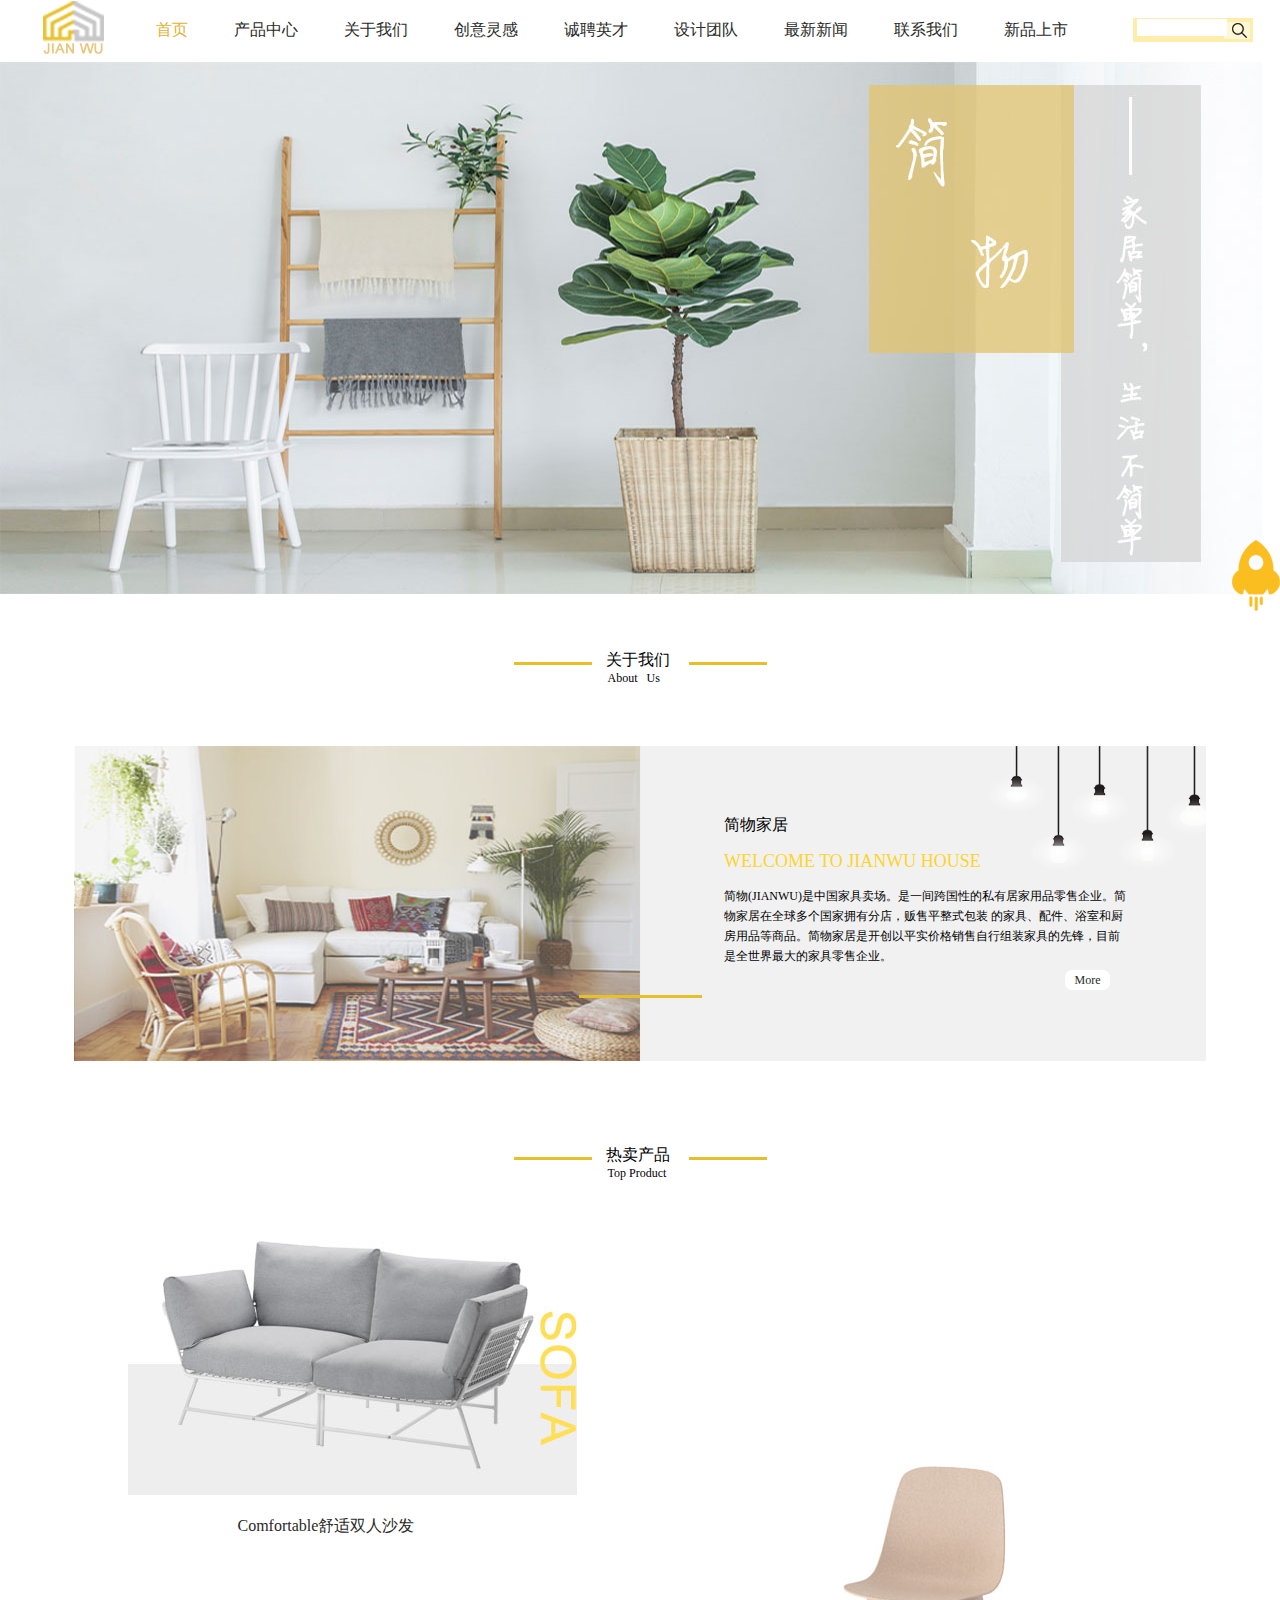
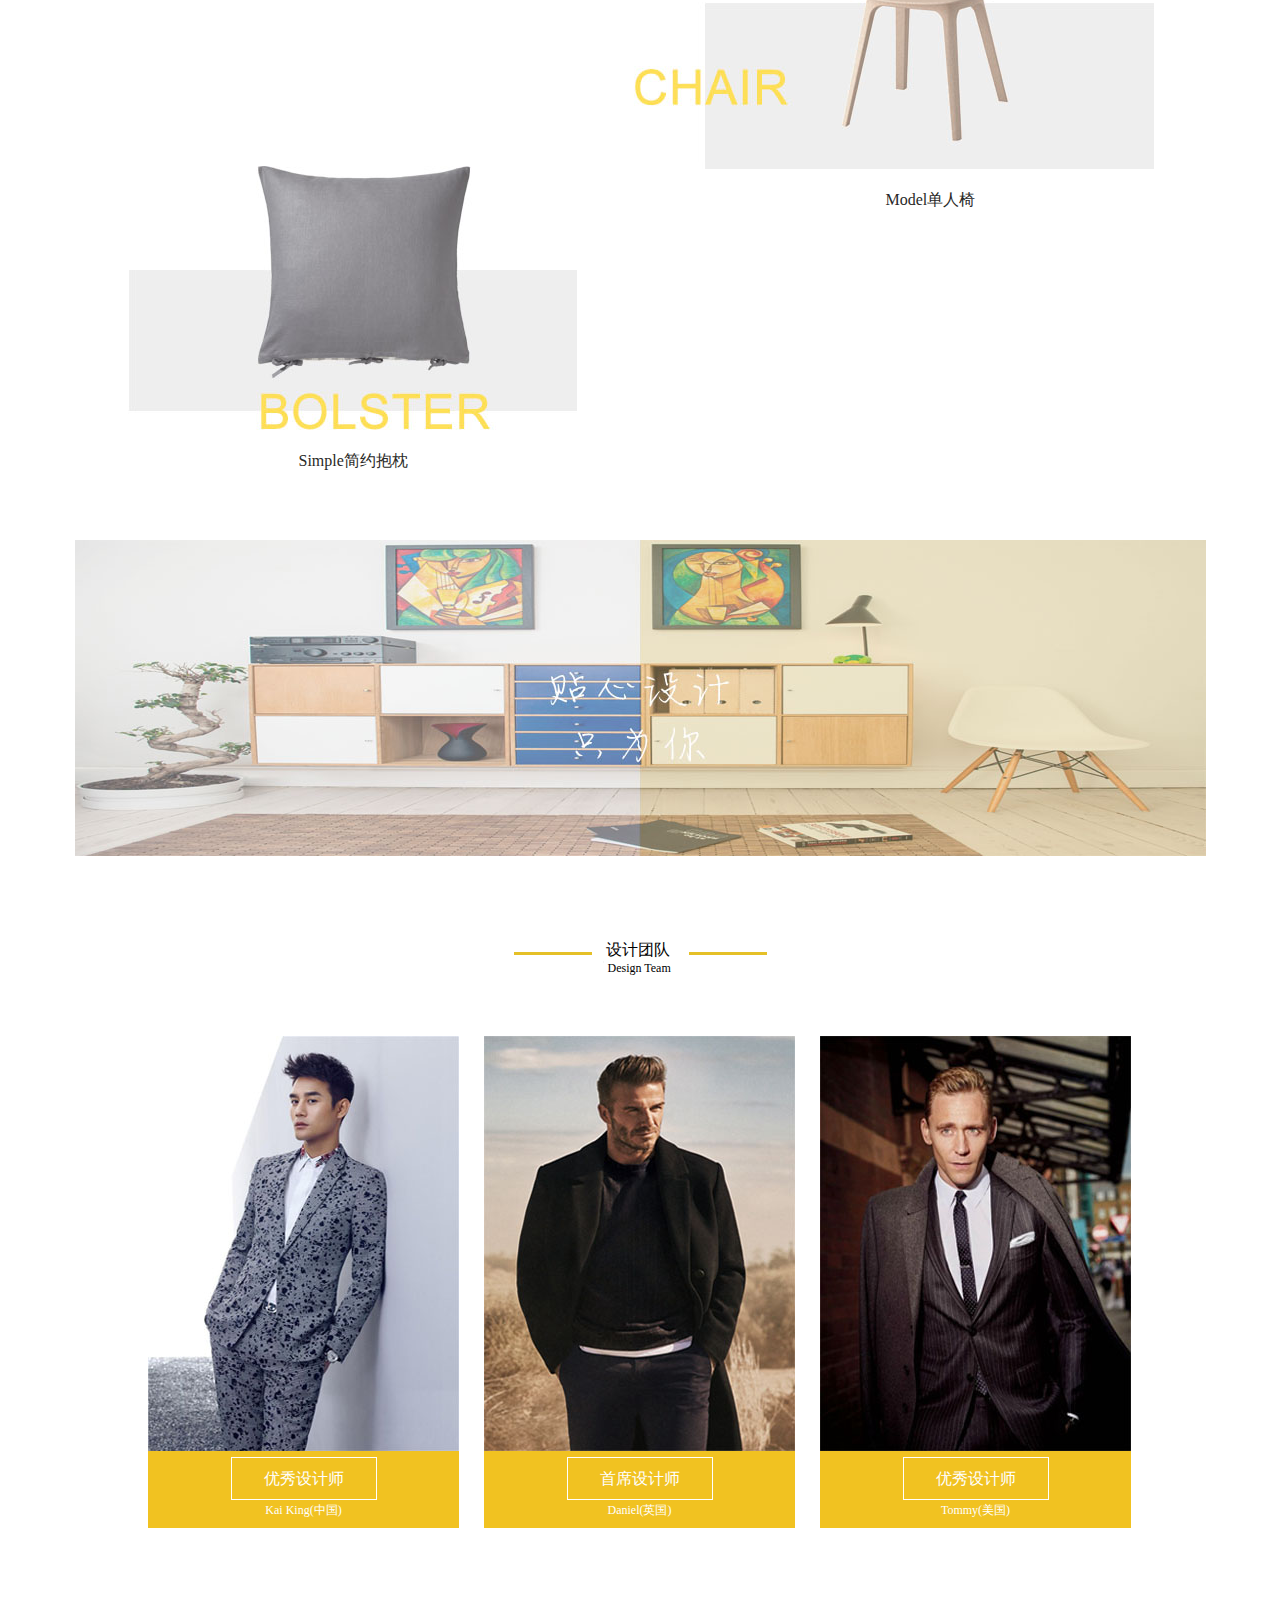
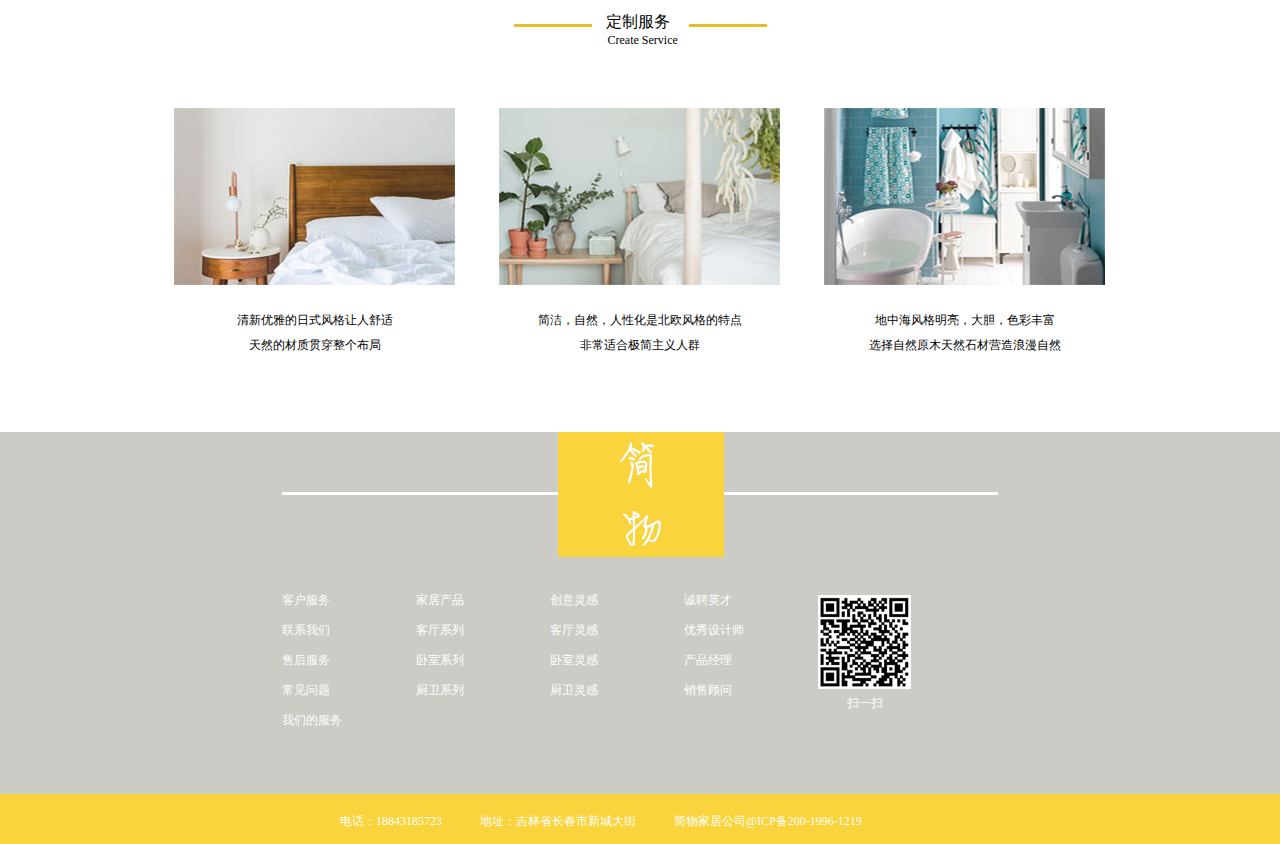
<file: index.html>
<!doctype html>
<html>
<head>
<meta charset="utf-8">
<title>简物家居首页</title>
<link type="text/css" rel="stylesheet" href="style/style.css">
</head>

<body>
	<div id="wrap">
 		<!--header-->
 		<div id="header">
        	<!--top-->
        	<div id="top">
            	<div class="logo"><a href="index.html"><img src="img/logo.gif" alt="" /></a></div>
                <!--menu-->
                <div class="menu">
                	<ul class="m_ul">
                    	<li><a href="index.html" style="color:#e1b131">首页</a></li>
                        <li><a href="pc.html">产品中心</a></li>
                        <li><a href="ab.html">关于我们</a></li>
                        <li><a href="create.html">创意灵感</a></li>
                        <li><a href="cpyc.html">诚聘英才</a></li>
                        <li><a href="dteam.html">设计团队</a></li>
                        <li><a href="news.html">最新新闻</a></li>
                        <li><a href="contact.html">联系我们</a></li>
                        <li><a href="xpss.html">新品上市</a></li>
                    </ul>
                </div>
                <!-- end menu-->
                <div class="search">
                	<input type="text" id="text">
                </div>
            </div>
            <!--end top-->
            <!--banner-->
            <div id="banner"><img src="img/banner.jpg" alt="" /></div>
            <!--end banner->
    	</div>
    	<!--end header-->
        <!--content-->
        <div id="content">
        	<div class="title">关于我们
            	<div class="title1">About &nbsp Us</div>
            </div>
            <div id="main" class="mt">
            	<div class="left"><img src="img/abs.jpg" alt="" /></div>
                <div class="right">
                	<div class="r_main">
                    简物家居<br>
                    <p class="a">WELCOME TO JIANWU HOUSE</p>
                    <p class="b">简物(JIANWU)是中国家具卖场。是一间跨国性的私有居家用品零售企业。简物家居在全球多个国家拥有分店，贩售平整式包装											                    的家具、配件、浴室和厨房用品等商品。简物家居是开创以平实价格销售自行组装家具的先锋，目前是全世界最大的家具零售企业。</p>
                    <p class="c"><a href="more.html">More</a></p>
                    </div>
                </div>
            </div>
            <div class="title">热卖产品
            	<div class="title1">Top Product</div>
            </div>
            <div id="main1" class="mt">
            	<div class="left">
                	<div class="ltp">
                    	<img src="img/tp.jpg" alt="" class="tp sb" />
                    	<p><a href="cpnr.html">Comfortable舒适双人沙发</a></p>
                    </div>
                    <div class="ltp1">
                    	<img src="img/tp1.jpg" alt="" class="tp1 sb"/>
                        <p><a href="cpnr.html">Simple简约抱枕</a></p>
                    </div>
                </div>
                <div class="right">
                	<img src="img/rtp2.jpg" alt="" class="chair sb" />
                    <p><a href="cpnr.html">Model单人椅</a></p>
                </div>
            </div>
            <div id="sbanner"><img src="img/sbanner.jpg" alt="" /></div>
            <div class="title">设计团队
            	<div class="title1">Design Team</div>
            </div>
            <div id="main2" class="mt">
            	<div class="left">
                	<div class="top"><img src="img/design.jpg" alt="" /></div>
                    <div class="bot">
                    	<div class="cbot">
                    		<p>优秀设计师</p>
                        </div>
                        <p class="b">Kai King(中国)</p>
                    </div>
                </div>
                <div class="left">
                	<div class="top"><img src="img/d1.jpg" alt="" /></div>
                    <div class="bot">
                    	<div class="cbot">
                    		<p>首席设计师</p>
                        </div>
                        <p class="b">Daniel(英国)</p>
                    </div>
                </div>
                <div class="left mr">
                	<div class="top"><img src="img/d2.jpg" alt="" /></div>
                    <div class="bot">
                    	<div class="cbot">
                    		<p>优秀设计师</p>
                        </div>
                        <p class="b">Tommy(美国)</p>
                    </div>
                </div>
            </div>
            <div class="title">定制服务
            	<div class="title1">Create Service</div>
            </div>
            <div id="main3" class="mt">
            	<div class="left">
                	<div class="top sb">
                    	<a href="#"><img src="img/sty.jpg" alt="" /></a>
                        <div class="style">日式风格</div>
                    </div>
                    <div class="bot">
                    	<p>清新优雅的日式风格让人舒适</p>
                        <p>天然的材质贯穿整个布局</p>
                    </div>
                </div>
                <div class="left">
                	<div class="top sb">
                    	<a href="#"><img src="img/sty1.jpg" alt="" /></a>
                    	<div class="style">北欧风格</div>
                    </div>
                    <div class="bot">
                    	<p>简洁，自然，人性化是北欧风格的特点</p>
                        <p>非常适合极简主义人群</p>
                    </div>
                </div>
                <div class="left mleft">
                	<div class="top sb">
                    	<a href="#"><img src="img/sty2.jpg" alt="" /></a>
                    	<div class="style">地中海风格</div>
                    </div>
                    <div class="bot">
                    	<p>地中海风格明亮，大胆，色彩丰富</p>
                        <p>选择自然原木天然石材营造浪漫自然</p>
                    </div>
                </div>
            </div>
        </div>
        <!--end content-->
        <!--footer-->
  	 	<div id="footer">
        	<div class="top">
            	<div class="top1">
                	<div class="rtop"><a href="#top"><img src="img/rtop.png" alt="" /></a></div>
                	<div class="tleft"></div>
                    <div class="tright"></div>
                </div>
                <div class="bot1">
                	<div class="bleft">
                		<ul>
                            <li>客户服务</li>
                            <li>联系我们</li>
                            <li>售后服务</li>
                            <li>常见问题</li>
                            <li>我们的服务</li>
                   		</ul>
                        <ul>
                            <li>家居产品</li>
                            <li>客厅系列</li>
                            <li>卧室系列</li>
                            <li>厨卫系列</li>
                        </ul>
                        <ul>
                            <li>创意灵感</li>
                            <li>客厅灵感</li>
                            <li>卧室灵感</li>
                            <li>厨卫灵感</li>
                        </ul>
                        <ul>
                            <li>诚聘英才</li>
                            <li>优秀设计师</li>
                            <li>产品经理</li>
                            <li>销售顾问</li>
                        </ul>
                    </div>
                    <div class="bright">
                    	<div class="bt">
                   			<img src="img/erwm.gif" alt="" />
                        </div>
                        <a href="#"><p>扫一扫</p></a>
                    </div>
                </div>
            </div>
            <div class="bot">
            	<div class="bbot">
                	<p>电话：18843185723</p>
                    <p>地址：吉林省长春市新城大街</p>
                    <p>简物家居公司@ICP备200-1996-1219</p>
                </div>
            </div>
        </div>
        <!--end footer-->
 </div>
</body>
</html>
</file>
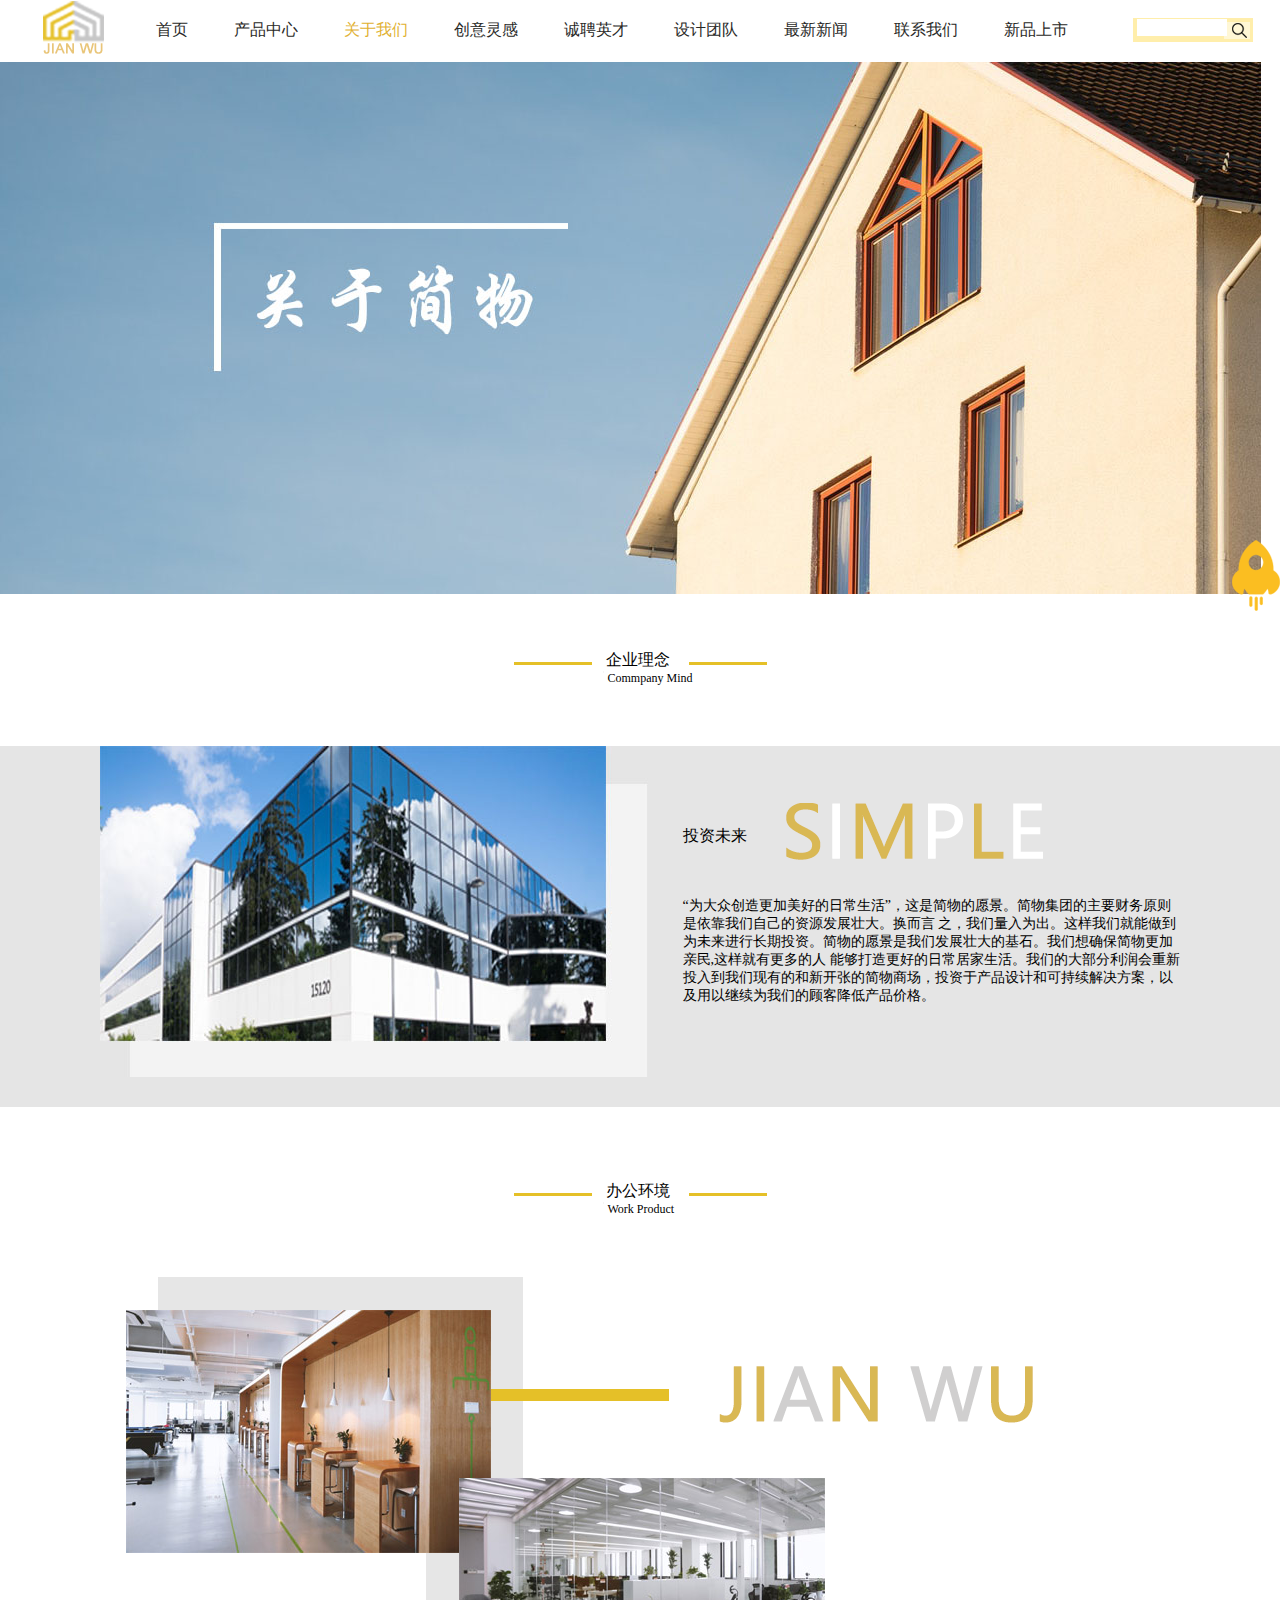
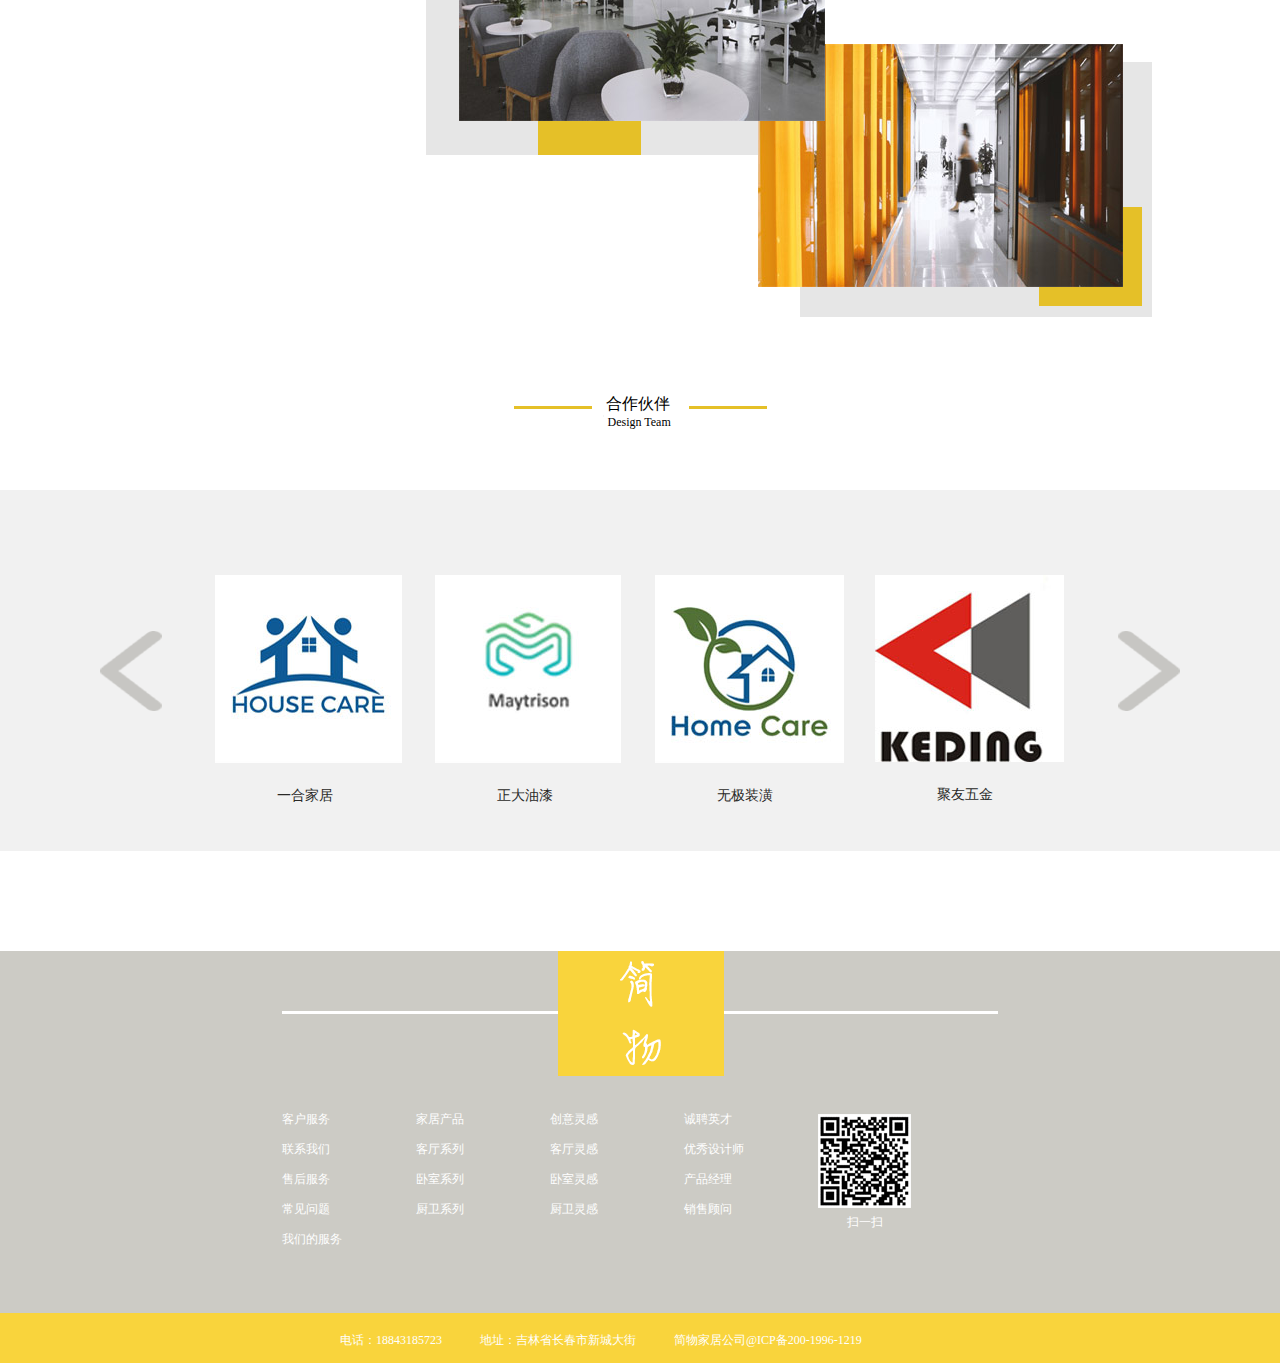
<file: ab.html>
<!doctype html>
<html>
<head>
<meta charset="utf-8">
<title>简物家居-关于我们</title>
<link type="text/css" rel="stylesheet" href="style/style.css">
</head>

<body>
	<div id="wrap">
 		<!--header-->
 		<div id="header">
        	<!--top-->
        	<div id="top">
            	<div class="logo"><a href="index.html"><img src="img/logo.gif" alt="" /></a></div>
                <!--menu-->
                <div class="menu">
                	<ul class="m_ul">
                    	<li><a href="index.html">首页</a></li>
                        <li><a href="pc.html">产品中心</a></li>
                        <li><a href="ab.html" style="color:#e1b131">关于我们</a></li>
                        <li><a href="create.html">创意灵感</a></li>
                        <li><a href="cpyc.html">诚聘英才</a></li>
                        <li><a href="dteam.html">设计团队</a></li>
                        <li><a href="news.html">最新新闻</a></li>
                        <li><a href="contact.html">联系我们</a></li>
                        <li><a href="xpss.html">新品上市</a></li>
                    </ul>
                </div>
                <!-- end menu-->
                <div class="search">
                	<input type="text" id="text">
                </div>
            </div>
            <!--end top-->
            <!--banner-->
            <div id="banner"><img src="img/banner1.jpg" alt="" /></div>
            <!--end banner->
    	</div>
    	<!--end header-->
        <!--content-->
        <div id="content1">
        	<div class="title">企业理念
            	<div class="title1">Commpany Mind</div>
            </div>
            <div id="main" class="mt">
            	<div class="main_1">
                	<div class="mll"><img src="img/cp.jpg" alt="" /></div>
                    	<div class="mr">
                    		<p class="p1">投资未来</p>
                     		<div class="text">
                        		<p>
                            “为大众创造更加美好的日常生活”，这是简物的愿景。简物集团的主要财务原则是依靠我们自己的资源发展壮大。换而言								                         之，我们量入为出。这样我们就能做到为未来进行长期投资。简物的愿景是我们发展壮大的基石。我们想确保简物更加亲民,这样就有更多的人
                            能够打造更好的日常居家生活。我们的大部分利润会重新投入到我们现有的和新开张的简物商场，投资于产品设计和可持续解决方案，以及用以继续为我们的顾客降低产品价格。
								</p>
                        	</div>
                    	</div>
                </div>
            </div>
            <div class="title">办公环境
            	<div class="title1">Work Product</div>
            </div>
            <div id="main1" class="mt">
  				<div class="m1"></div>
                <div class="m2"></div>
                <div class="m3"></div>
                <div class="m4"><img src="img/wbg.jpg" alt="" /></div>
                <div class="m5"><img src="img/wbg1.jpg" alt="" /></div>
                <div class="m6"><img src="img/wbg2.jpg" alt="" /></div> 
            </div>
            <div class="title">合作伙伴
            	<div class="title1">Design Team</div>
            </div>
            <div id="main2" class="mt">
            	<div class="m2_1">
                	<div class="item"><a href="#"><img src="img/but.gif" alt="" class="bt"/></a></div>
                    <div class="item1">
                    	<ul>
                        	<li><img src="img/pt.jpg" alt="" /><p class="cp"><a href="#">一合家居</a></p></li>
                            <li><img src="img/pt1.jpg" alt="" /><p class="cp"><a href="#">正大油漆</a></p></li>
                            <li><img src="img/pt2.jpg" alt="" /><p class="cp"><a href="#">无极装潢</a></p></li>
                            <li><img src="img/pt3.jpg" alt="" /><p class="cp"><a href="#">聚友五金</a></p></li>
                        </ul>
                    </div>
                    <div class="item2"><a href="#"><img src="img/bt1.gif" alt="" class="bt1"/></a></div>
                </div>
            </div>
        </div>
        <!--end content-->
        <!--footer-->
  	 	<div id="footer">
        	<div class="top">
            	<div class="top1">
                	<div class="rtop"><a href="#top"><img src="img/rtop.png" alt="" /></a></div>
                	<div class="tleft"></div>
                    <div class="tright"></div>
                </div>
                <div class="bot1">
                	<div class="bleft">
                		<ul>
                            <li>客户服务</li>
                            <li>联系我们</li>
                            <li>售后服务</li>
                            <li>常见问题</li>
                            <li>我们的服务</li>
                   		</ul>
                        <ul>
                            <li>家居产品</li>
                            <li>客厅系列</li>
                            <li>卧室系列</li>
                            <li>厨卫系列</li>
                        </ul>
                        <ul>
                            <li>创意灵感</li>
                            <li>客厅灵感</li>
                            <li>卧室灵感</li>
                            <li>厨卫灵感</li>
                        </ul>
                        <ul>
                            <li>诚聘英才</li>
                            <li>优秀设计师</li>
                            <li>产品经理</li>
                            <li>销售顾问</li>
                        </ul>
                    </div>
                    <div class="bright">
                    	<div class="bt">
                   			<img src="img/erwm.gif" alt="" />
                        </div>
                        <a href="#"><p>扫一扫</p></a>
                    </div>
                </div>
            </div>
            <div class="bot">
            	<div class="bbot">
                	<p>电话：18843185723</p>
                    <p>地址：吉林省长春市新城大街</p>
                    <p>简物家居公司@ICP备200-1996-1219</p>
                </div>
            </div>
        </div>
        <!--end footer-->
 </div>
</body>
</html>
</file>
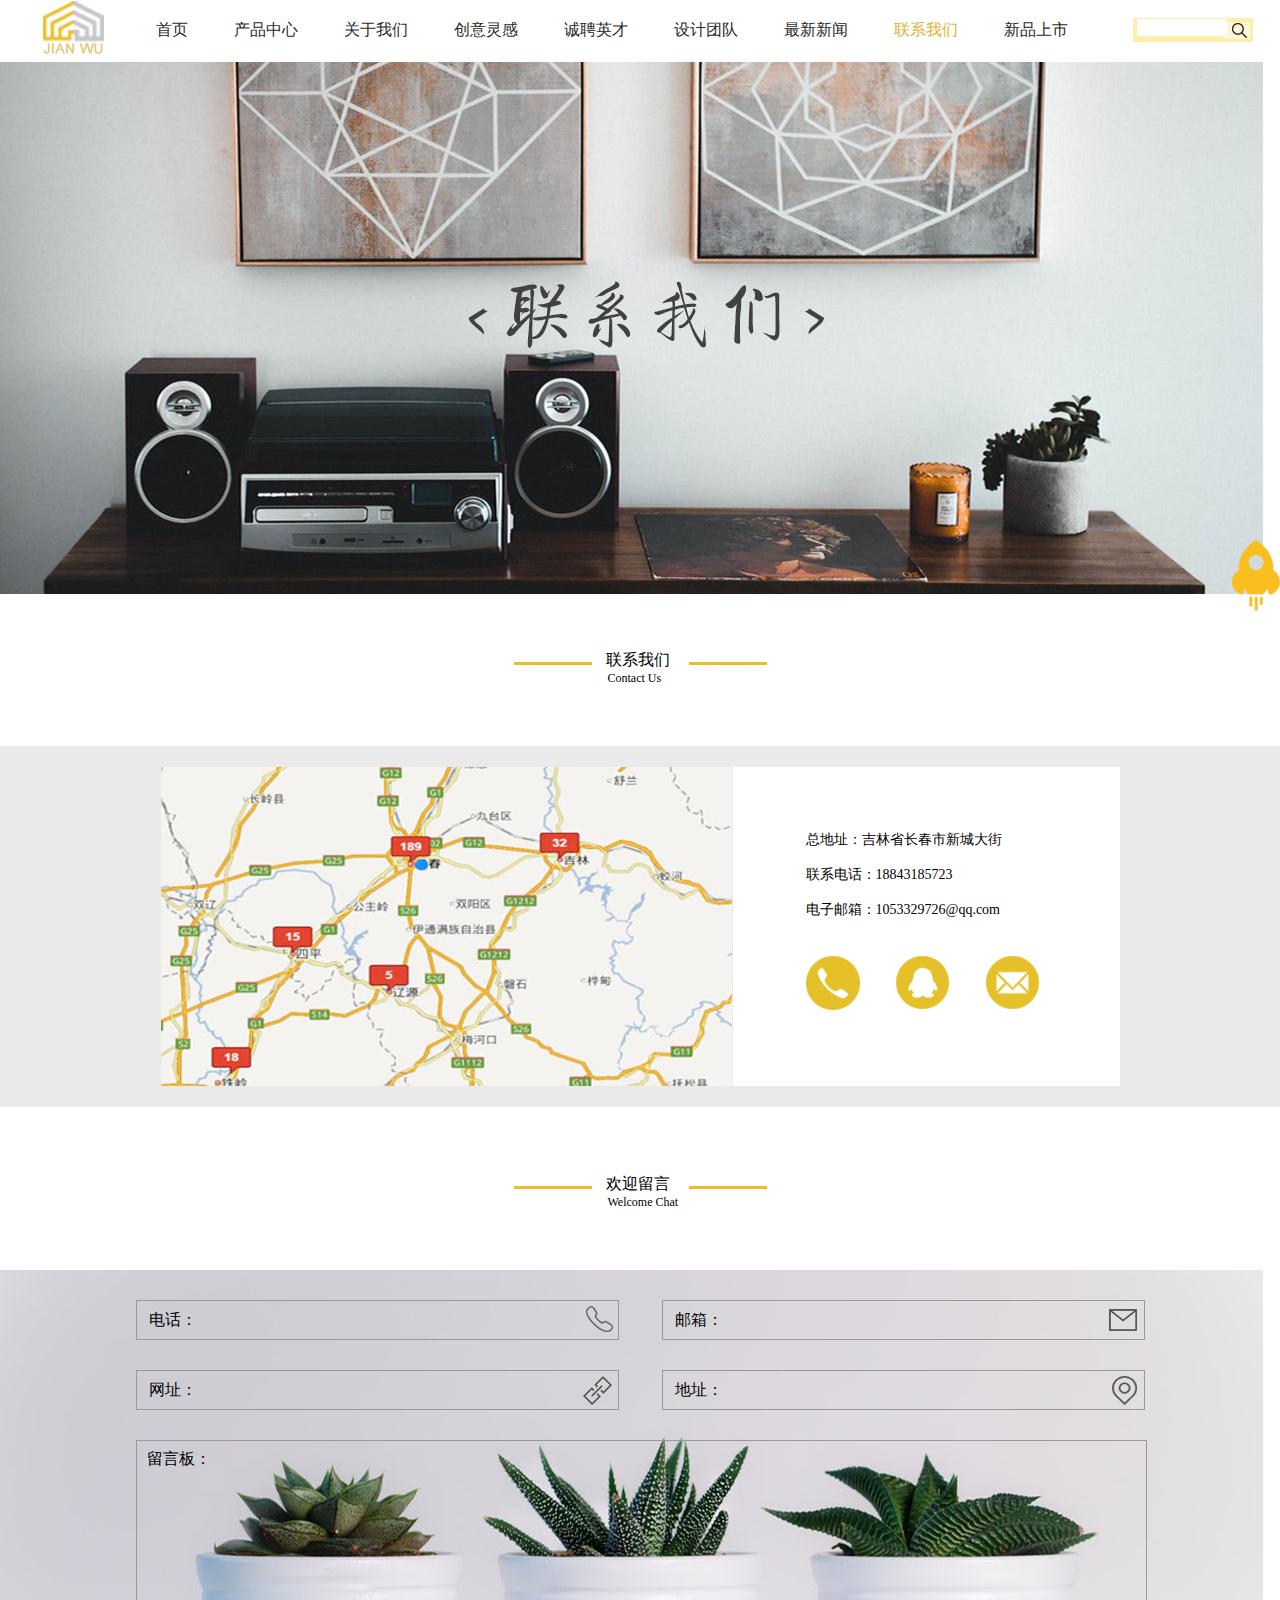
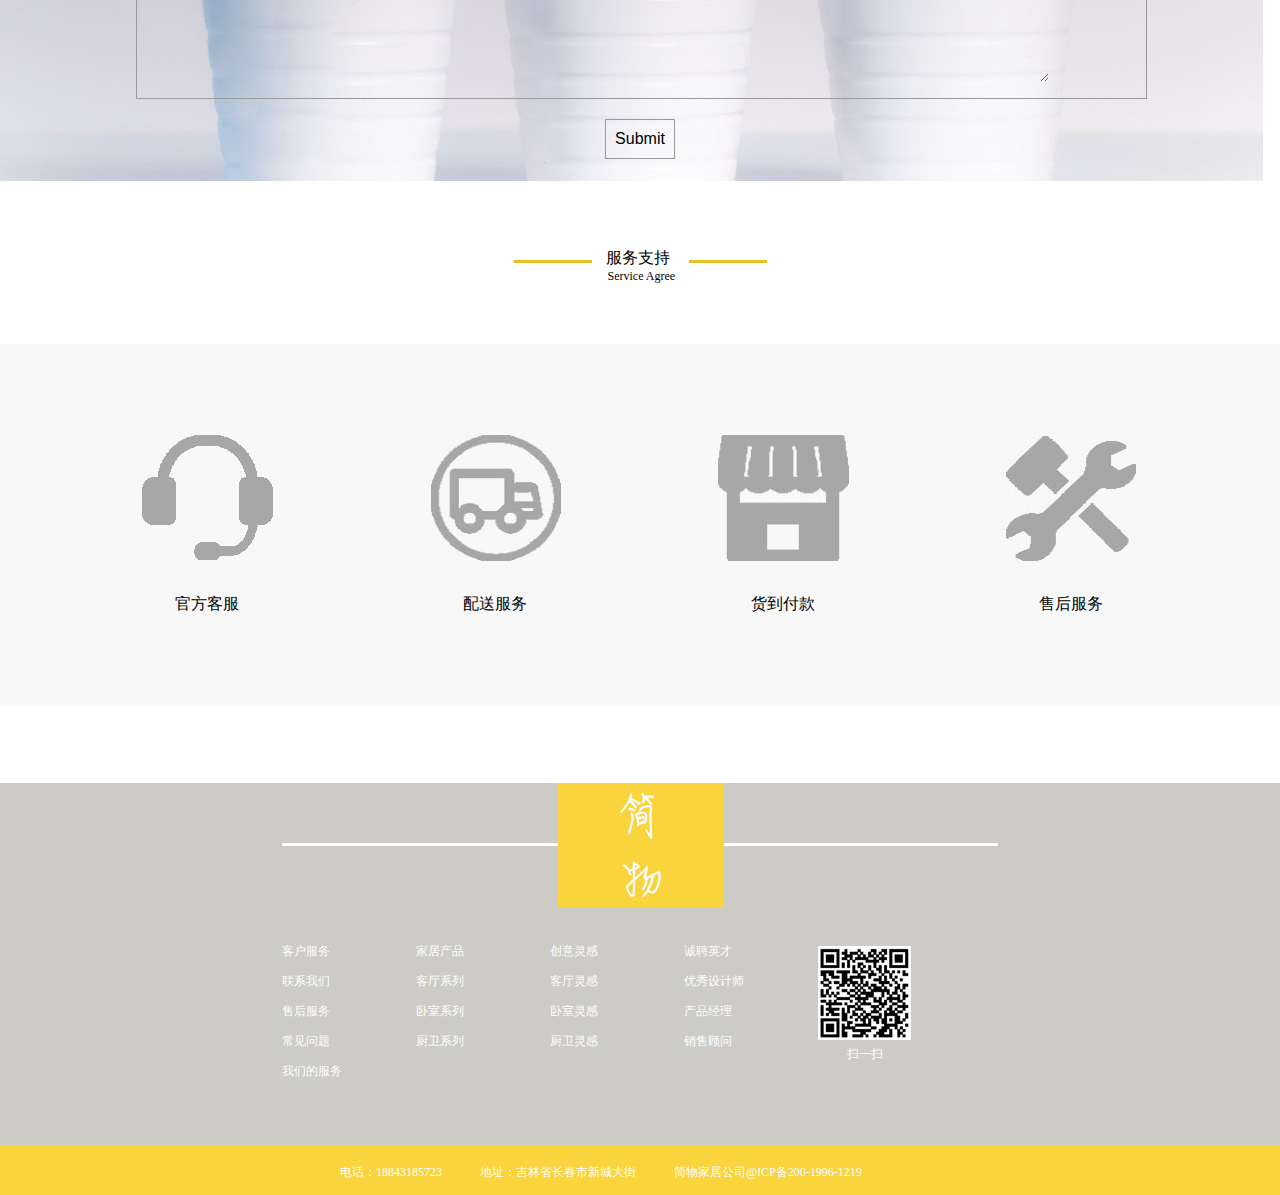
<file: contact.html>
<!doctype html>
<html>
<head>
<meta charset="utf-8">
<title>简物家居-联系我们</title>
<link type="text/css" rel="stylesheet" href="style/style.css">
<script type="text/javascript">
	function mouseOver(){
		document.getElementById("img").src="img/rsa.jpg";
	} 
	function mouseOver1(){
		document.getElementById("img1").src="img/rsa1.jpg";	
	}
	function mouseOver2(){
		document.getElementById("img2").src="img/rsa2.jpg";		
	}
	function mouseOver3(){
		document.getElementById("img3").src="img/rsa3.jpg";	
	}
	function mouseOut(){
		document.getElementById("img").src="img/sa.jpg";
	}
	function mouseOut1(){
		document.getElementById("img1").src="img/sa1.jpg";
	}
	function mouseOut2(){
		document.getElementById("img2").src="img/sa2.jpg";
	}
	function mouseOut3(){
		document.getElementById("img3").src="img/sa3.jpg";
	}
	
</script>
</head>

<body>
	<div id="wrap">
 		<!--header-->
 				<div id="header">
        	<!--top-->
        	<div id="top">
            	<div class="logo"><a href="index.html"><img src="img/logo.gif" alt="" /></a></div>
                <!--menu-->
                <div class="menu">
                	<ul class="m_ul">
                    	<li><a href="index.html">首页</a></li>
                        <li><a href="pc.html">产品中心</a></li>
                        <li><a href="ab.html">关于我们</a></li>
                        <li><a href="create.html">创意灵感</a></li>
                        <li><a href="cpyc.html">诚聘英才</a></li>
                        <li><a href="dteam.html">设计团队</a></li>
                        <li><a href="news.html">最新新闻</a></li>
                        <li><a href="contact.html" style="color:#e1b131">联系我们</a></li>
                        <li><a href="xpss.html">新品上市</a></li>
                    </ul>
                </div>
                <!-- end menu-->
               <div class="search">
                	<input type="text" id="text">
                </div>
            </div>
            <!--end top-->
            <!--banner-->
            <div id="banner"><img src="img/banner5.jpg" alt="" /></div>
            <!--end banner->
    	</div>
    	<!--end header-->
        <!--content-->
        <div id="content6">
        	<div class="title">联系我们
            	<div class="title1">Contact Us</div>
            </div>
            <div id="main" class="mt">
            	<div class="m1">
                	<div class="left"><img src="img/map.jpg" alt="" /></div>
 					<div class="right">
                    	<div class="text">
                        	<p class="a">总地址：吉林省长春市新城大街</p>
                            <p class="a">联系电话：18843185723</p>
                            <p class="a">电子邮箱：1053329726@qq.com</p>
                            <div class="c"><img src="img/c1.gif" alt="" /></div>
                            <div class="c"><img src="img/c2.gif" alt="" /></div>
                            <div class="c mr"><img src="img/c3.gif" alt="" /></div>
                        </div>
                    </div>
                </div>
            </div>
            <div class="title">欢迎留言
            	<div class="title1">Welcome Chat</div>
            </div>
            <div id="main1" class="mt">
            	<div class="m2">
                	<div class="cm">
                    	<div class="in">
                        	<p>电话：</p>
                            <div class="put"><input type="text"></div>
                        </div>
                        <div class="in mr in1">
                        	<p>邮箱：</p>
                            <div class="put"><input type="text"></div>
                        </div>
                        <div class="in in2">
                        	<p>网址：</p>
                            <div class="put"><input type="text"></div>
                        </div>
                        <div class="in mr in3">
                        	<p>地址：</p>
                            <div class="put"><input type="text"></div>
                        </div>
                        <div class="ly">
                        	<p>留言板：</p>
                            <div class="put1"><textarea></textarea></div>
                        </div>
                        <div class="bt">
                        	<input type="submit">
                        </div>
                    </div>
                </div>
                
            </div>
            <div class="title">服务支持
            	<div class="title1">Service Agree</div>
            </div>
            <div id="main2" class="mt">
            	<div class="m1">
                	<dl>
                    	<dt><a href="#"><img src="img/sa.jpg" alt="" onMouseOver="mouseOver()" onMouseOut="mouseOut()" id="img"/>					</a></dt>
                        <dd>官方客服</dd>
                    </dl>
                    <dl>
                    	<dt><a href="#"><img src="img/sa1.jpg" alt="" onMouseOver="mouseOver1()" onMouseOut="mouseOut1()" id="img1"/></a></dt>
                        <dd>配送服务</dd>
                    </dl>
                    <dl>
                    	<dt><a href="#"><img src="img/sa2.jpg" alt="" onMouseOver="mouseOver2()" onMouseOut="mouseOut2()" id="img2"/></a></dt>
                        <dd>货到付款</dd>
                    </dl>
                    <dl class="mr">
                    	<dt><a href="#"><img src="img/sa3.jpg" alt="" onMouseOver="mouseOver3()" onMouseOut="mouseOut3()" id="img3"/></a></dt>
                        <dd>售后服务</dd>
                    </dl>
                </div>
            </div>
        </div>
        <!--end content-->
        <!--footer-->
  	 	<div id="footer">
        	<div class="top">
            	<div class="top1">
                	<div class="rtop"><a href="#top"><img src="img/rtop.png" alt="" /></a></div>
                	<div class="tleft"></div>
                    <div class="tright"></div>
                </div>
                <div class="bot1">
                	<div class="bleft">
                		<ul>
                            <li>客户服务</li>
                            <li>联系我们</li>
                            <li>售后服务</li>
                            <li>常见问题</li>
                            <li>我们的服务</li>
                   		</ul>
                        <ul>
                            <li>家居产品</li>
                            <li>客厅系列</li>
                            <li>卧室系列</li>
                            <li>厨卫系列</li>
                        </ul>
                        <ul>
                            <li>创意灵感</li>
                            <li>客厅灵感</li>
                            <li>卧室灵感</li>
                            <li>厨卫灵感</li>
                        </ul>
                        <ul>
                            <li>诚聘英才</li>
                            <li>优秀设计师</li>
                            <li>产品经理</li>
                            <li>销售顾问</li>
                        </ul>
                    </div>
                    <div class="bright">
                    	<div class="bt">
                   			<img src="img/erwm.gif" alt="" />
                        </div>
                        <a href="#"><p>扫一扫</p></a>
                    </div>
                </div>
            </div>
            <div class="bot">
            	<div class="bbot">
                	<p>电话：18843185723</p>
                    <p>地址：吉林省长春市新城大街</p>
                    <p>简物家居公司@ICP备200-1996-1219</p>
                </div>
            </div>
        </div>
        <!--end footer-->
 </div>
</body>
</html>
</file>
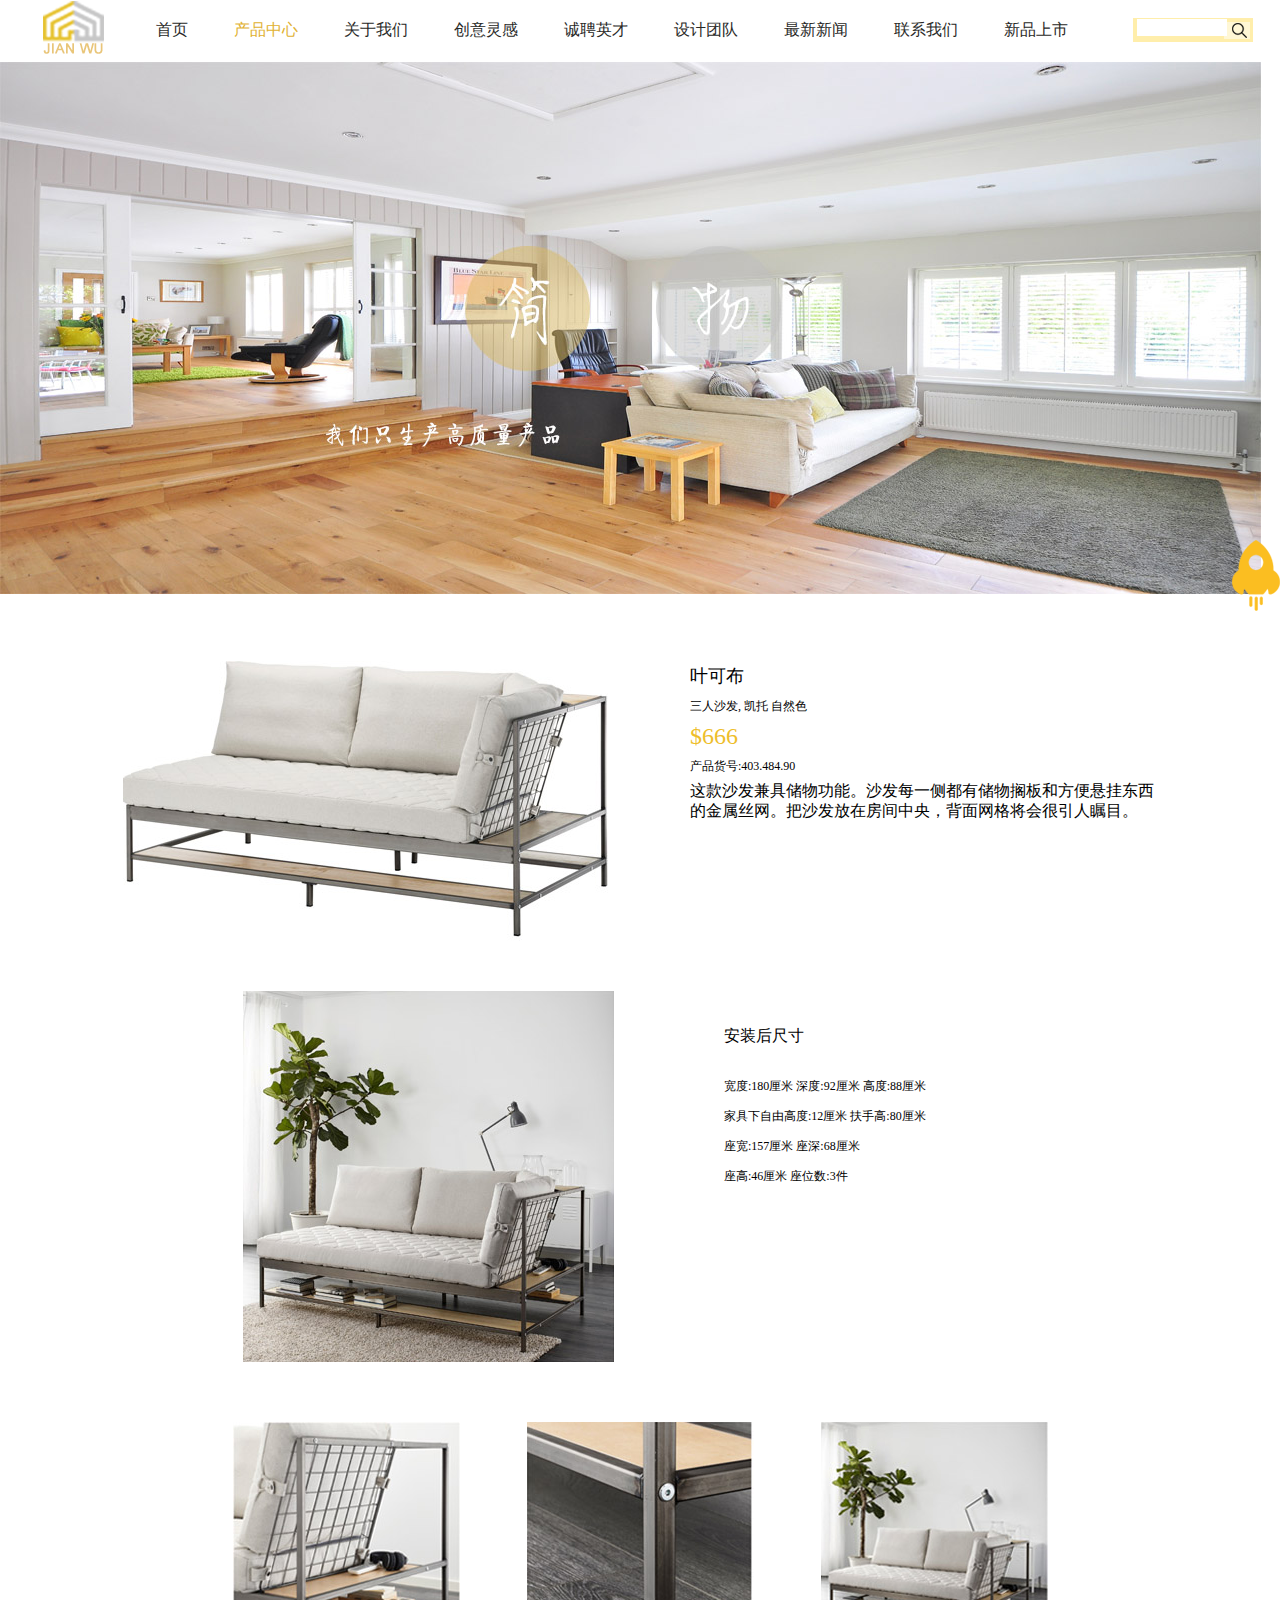
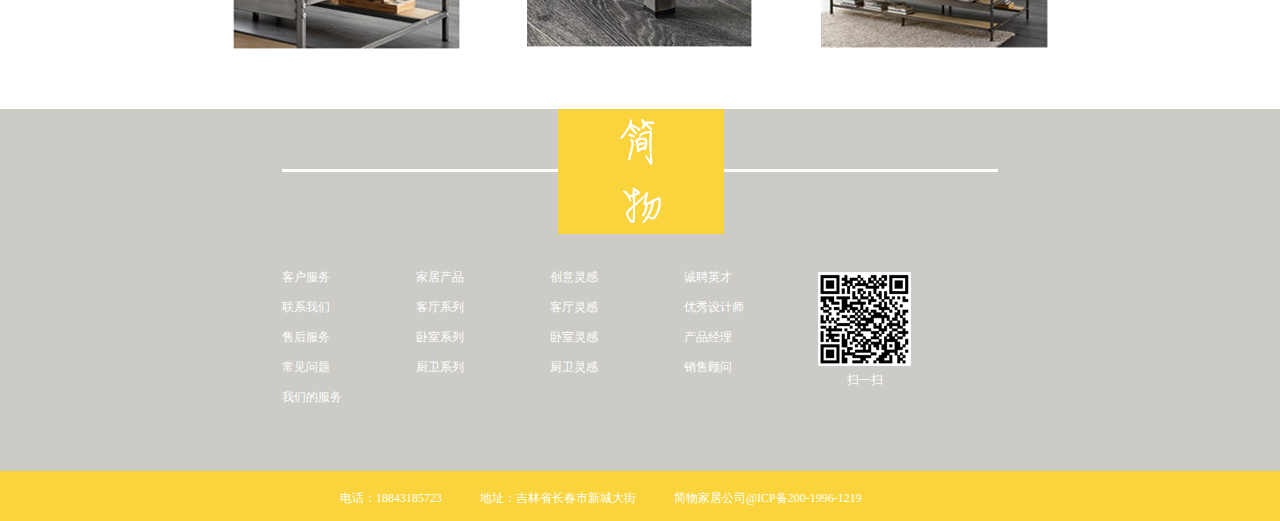
<file: cpnr.html>
<!doctype html>
<html>
<head>
<meta charset="utf-8">
<title>简物家居-产品详情</title>
<link type="text/css" rel="stylesheet" href="style/style.css">
</head>

<body>
	<div id="wrap">
 		<!--header-->
 		<div id="header">
        	<!--top-->
        	<div id="top">
            	<div class="logo"><img src="img/logo.gif" alt="" /></div>
                <!--menu-->
                <div class="menu">
                	<ul class="m_ul">
                    	<li><a href="index.html">首页</a></li>
                        <li><a href="pc.html" style="color:#e1b131">产品中心</a></li>
                        <li><a href="ab.html">关于我们</a></li>
                        <li><a href="create.html">创意灵感</a></li>
                        <li><a href="cpyc.html">诚聘英才</a></li>
                        <li><a href="dteam.html">设计团队</a></li>
                        <li><a href="news.html">最新新闻</a></li>
                        <li><a href="contact.html">联系我们</a></li>
                        <li><a href="xpss.html">新品上市</a></li>
                    </ul>
                </div>
                <!-- end menu-->
                <div class="search">
                	<input type="text" id="text">
                </div>
            </div>
            <!--end top-->
            <!--banner-->
            <div id="banner"><img src="img/banner13.jpg" alt="" /></div>
            <!--end banner->
    	</div>
    	<!--end header-->
        <!--content-->
        <div id="content12">
        	<div id="main">
            	<div class="left"><img src="img/pr.jpg" alt="" /></div>
                <div class="right">
                	<p class="a">叶可布</p>
                    <p class="b">三人沙发, 凯托 自然色</p>
                    <p class="c">$666</p>
                    <p class="d">产品货号:403.484.90</p>
                    <p class="e">
                    	这款沙发兼具储物功能。沙发每一侧都有储物搁板和方便悬挂东西
						的金属丝网。把沙发放在房间中央，背面网格将会很引人瞩目。
                    </p>
                </div>
            </div>
            <div id="main1">
            	<div class="left"><img src="img/pr1.jpg" alt="" /></div>
                <div class="right">
                	<p class="a">安装后尺寸</p>
                    <p class="b">宽度:180厘米  深度:92厘米 高度:88厘米</p>
                    <p class="gd">家具下自由高度:12厘米  扶手高:80厘米</p>
                    <p class="d">座宽:157厘米  座深:68厘米</p>
                    <p class="e">座高:46厘米  座位数:3件</p>
                </div>
            </div>
            <div id="main2">
            	<img src="img/pr2.jpg" alt="" class="pr2"/>
                <img src="img/pr3.jpg" alt="" class="pr3"/>
                <img src="img/pr4.jpg" alt="" class="pr4 mr"/>
            </div>
        </div>
        <!--end content-->
        <!--footer-->
  	 	<div id="footer">
        	<div class="top">
            	<div class="top1">
                	<div class="rtop"><a href="#top"><img src="img/rtop.png" alt="" /></a></div>
                	<div class="tleft"></div>
                    <div class="tright"></div>
                </div>
                <div class="bot1">
                	<div class="bleft">
                		<ul>
                            <li>客户服务</li>
                            <li>联系我们</li>
                            <li>售后服务</li>
                            <li>常见问题</li>
                            <li>我们的服务</li>
                   		</ul>
                        <ul>
                            <li>家居产品</li>
                            <li>客厅系列</li>
                            <li>卧室系列</li>
                            <li>厨卫系列</li>
                        </ul>
                        <ul>
                            <li>创意灵感</li>
                            <li>客厅灵感</li>
                            <li>卧室灵感</li>
                            <li>厨卫灵感</li>
                        </ul>
                        <ul>
                            <li>诚聘英才</li>
                            <li>优秀设计师</li>
                            <li>产品经理</li>
                            <li>销售顾问</li>
                        </ul>
                    </div>
                    <div class="bright">
                    	<div class="bt">
                   			<img src="img/erwm.gif" alt="" />
                        </div>
                        <a href="#"><p>扫一扫</p></a>
                    </div>
                </div>
            </div>
            <div class="bot">
            	<div class="bbot">
                	<p>电话：18843185723</p>
                    <p>地址：吉林省长春市新城大街</p>
                    <p>简物家居公司@ICP备200-1996-1219</p>
                </div>
            </div>
        </div>
        <!--end footer-->
 </div>
</body>
</html>
</file>
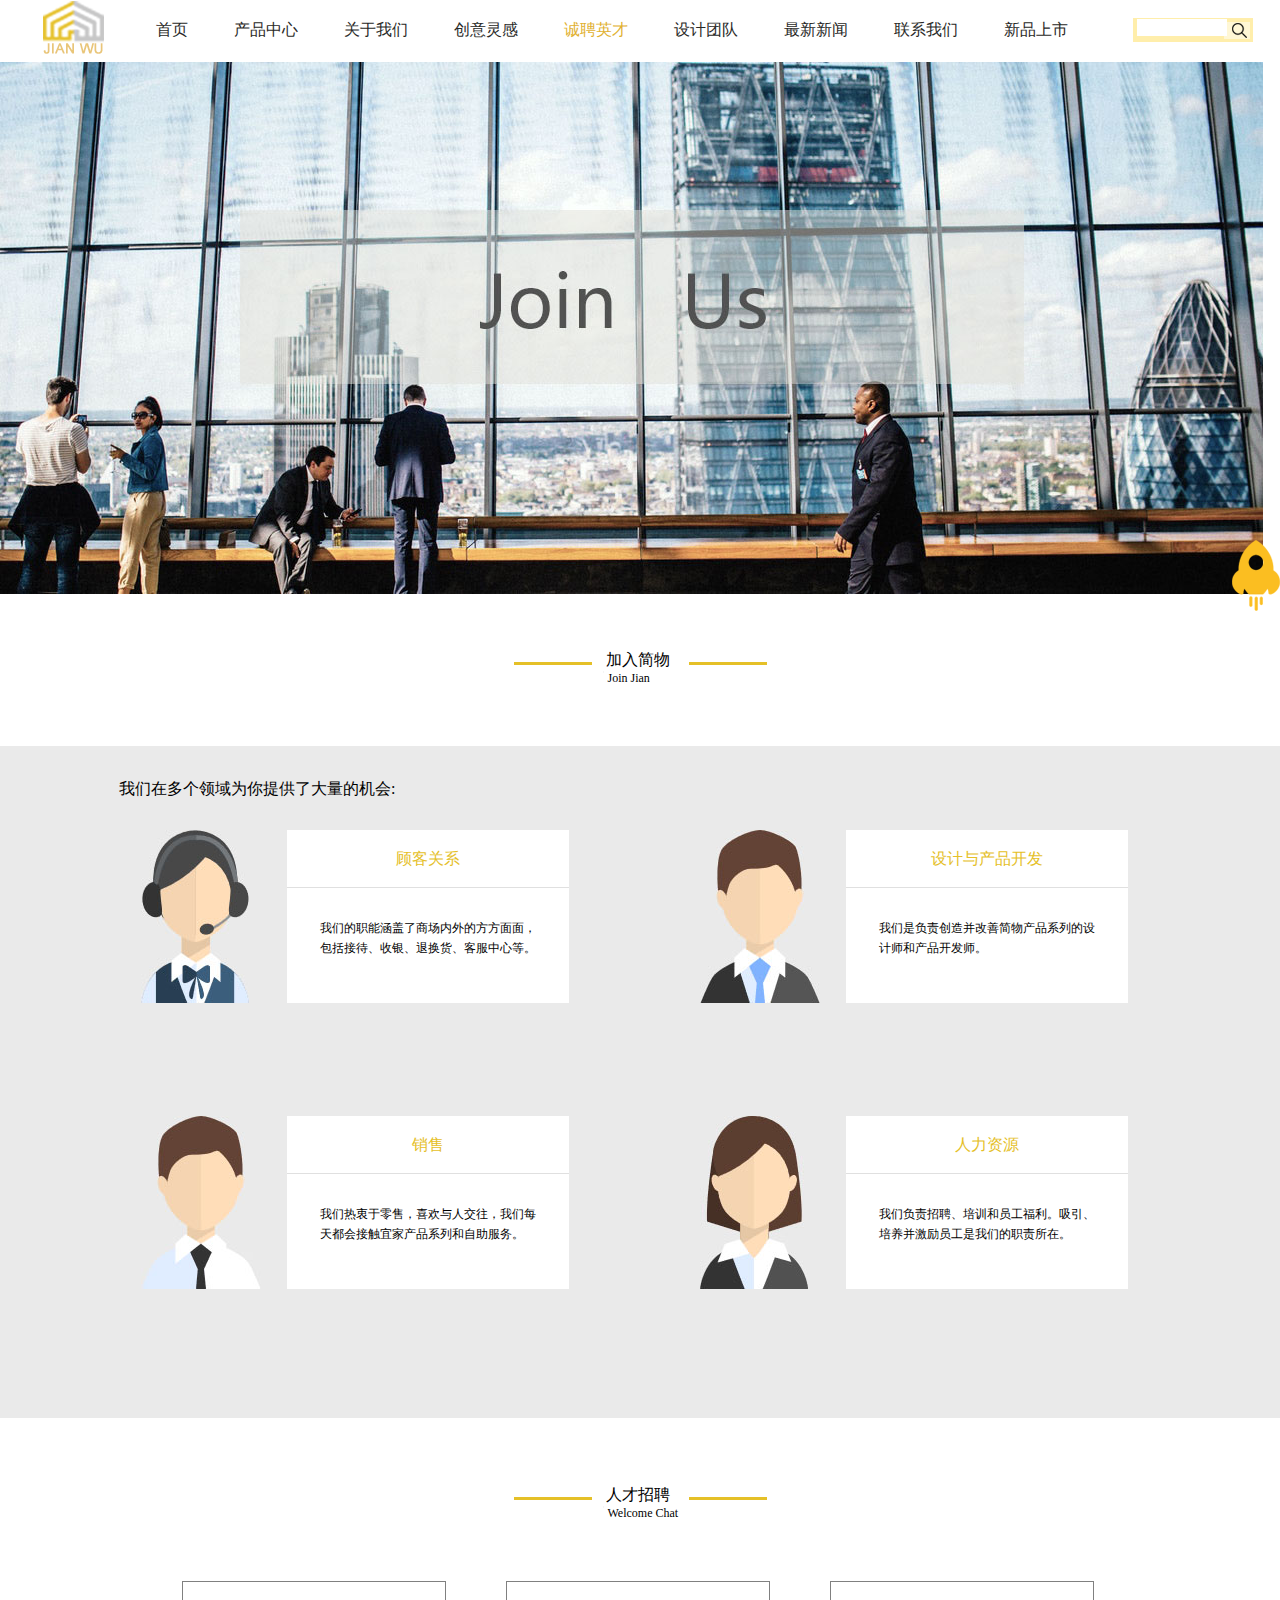
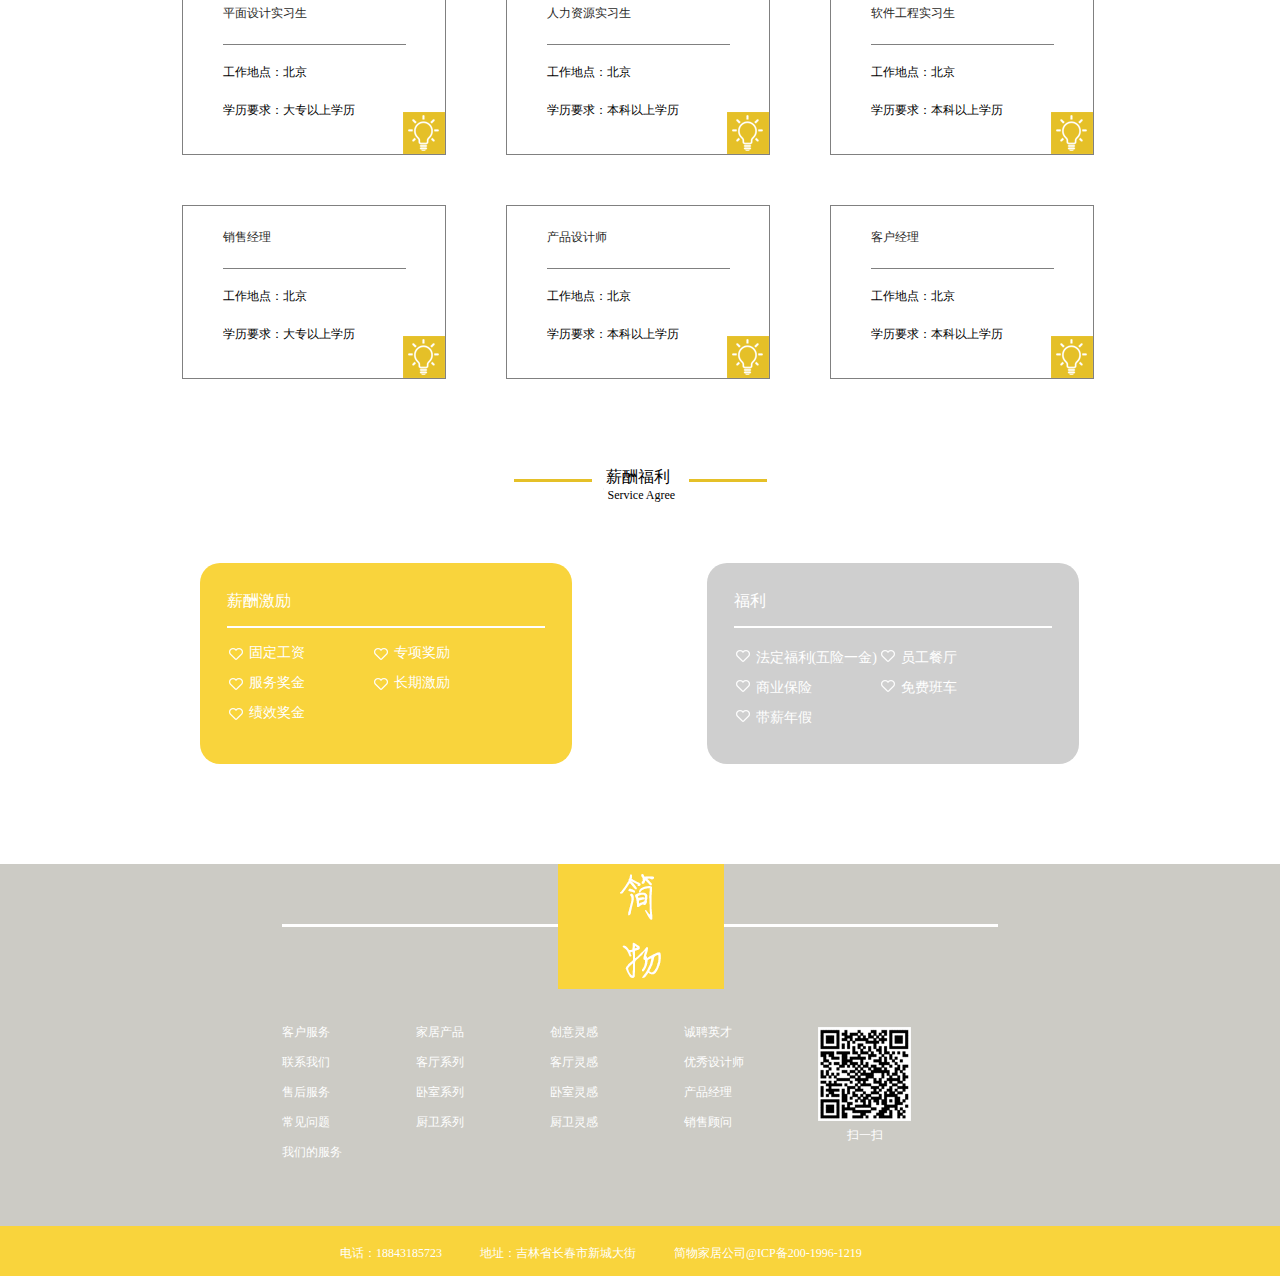
<file: cpyc.html>
<!doctype html>
<html>
<head>
<meta charset="utf-8">
<title>简物家居-诚聘英才</title>
<link type="text/css" rel="stylesheet" href="style/style.css">
</head>

<body>
	<div id="wrap">
 		<!--header-->
 				<div id="header">
        	<!--top-->
        	<div id="top">
            	<div class="logo"><a href="index.html"><img src="img/logo.gif" alt="" /></a></div>
                <!--menu-->
                <div class="menu">
                	<ul class="m_ul">
                    	<li><a href="index.html">首页</a></li>
                        <li><a href="pc.html">产品中心</a></li>
                        <li><a href="ab.html">关于我们</a></li>
                        <li><a href="create.html">创意灵感</a></li>
                        <li><a href="cpyc.html" style="color:#e1b131">诚聘英才</a></li>
                        <li><a href="dteam.html">设计团队</a></li>
                        <li><a href="news.html">最新新闻</a></li>
                        <li><a href="contact.html">联系我们</a></li>
                        <li><a href="xpss.html">新品上市</a></li>
                    </ul>
                </div>
                <!-- end menu-->
                <div class="search">
                	<input type="text" id="text">
                </div>
            </div>
            <!--end top-->
            <!--banner-->
            <div id="banner"><img src="img/banner6.jpg" alt="" /></div>
            <!--end banner->
    	</div>
    	<!--end header-->
        <!--content-->
        <div id="content7">
        	<div class="title">加入简物
            	<div class="title1">Join Jian</div>
            </div>
            <div id="main" class="mt">
            	<p>我们在多个领域为你提供了大量的机会:</p>
                <div class="m1">
                	<div class="a1">
                    	<div class="jpg"><img src="img/sp.jpg" alt="" /></div>
                        <div class="intr">
                        	<div class="p">顾客关系</div>
                            <div class="q">我们的职能涵盖了商场内外的方方面面，包括接待、收银、退换货、客服中心等。 </div>
                        </div>
                    </div>
                    <div class="a1 mr">
                    	<div class="jpg"><img src="img/sp1.jpg" alt="" /></div>
                        <div class="intr">
                        	<div class="p">设计与产品开发</div>
                            <div class="q">我们是负责创造并改善简物产品系列的设计师和产品开发师。</div>
                        </div>
                    </div>
                    <div class="a1">
                    	<div class="jpg"><img src="img/sp2.jpg" alt="" /></div>
                        <div class="intr">
                        	<div class="p">销售</div>
                            <div class="q">我们热衷于零售，喜欢与人交往，我们每天都会接触宜家产品系列和自助服务。</div>
                        </div>
                    </div>
                     <div class="a1 mr">
                    	<div class="jpg"><img src="img/sp3.jpg" alt="" /></div>
                        <div class="intr">
                        	<div class="p">人力资源</div>
                            <div class="q">我们负责招聘、培训和员工福利。吸引、培养并激励员工是我们的职责所在。 </div>
                        </div>
                    </div>
                </div>
            </div>
            <div class="title">人才招聘
            	<div class="title1">Welcome Chat</div>
            </div>
            <div id="main1" class="mt">
            	<div class="m1">
                	<div class="c">
                        <div class="c1"><a href="#">平面设计实习生</a></div>
                        <div class="c2">工作地点：北京</div>
                        <div class="c3">学历要求：大专以上学历</div>
                    </div>
                </div>
                <div class="m1">
                	<div class="c">
                        <div class="c1"><a href="#">人力资源实习生</a></div>
                        <div class="c2">工作地点：北京</div>
                        <div class="c3">学历要求：本科以上学历</div>
                    </div>
                </div>
                <div class="m1 mr">
                	<div class="c">
                        <div class="c1"><a href="#">软件工程实习生</a></div>
                        <div class="c2">工作地点：北京</div>
                        <div class="c3">学历要求：本科以上学历</div>
                    </div>
                </div>
                <div class="m1">
                	<div class="c">
                        <div class="c1"><a href="#">销售经理</a></div>
                        <div class="c2">工作地点：北京</div>
                        <div class="c3">学历要求：大专以上学历</div>
                    </div>
                </div>
                <div class="m1">
                	<div class="c">
                        <div class="c1"><a href="#">产品设计师</a></div>
                        <div class="c2">工作地点：北京</div>
                        <div class="c3">学历要求：本科以上学历</div>
                    </div>
                </div>
                <div class="m1 mr">
                	<div class="c">
                        <div class="c1"><a href="#">客户经理</a></div>
                        <div class="c2">工作地点：北京</div>
                        <div class="c3">学历要求：本科以上学历</div>
                    </div>
                </div>
            </div>
            <div class="title">薪酬福利
            	<div class="title1">Service Agree</div>
            </div>
            <div id="main2" class="mt">
            	<div class="m1">
                	<div class="d1">薪酬激励</div>
                    <div class="d2">
                    	<ul>
                        	<li><a>固定工资</a></li>
                            <li><a>服务奖金</a></li>
                            <li><a>绩效奖金</a></li>
                        </ul>
                        <ul>
                        	<li><a>专项奖励</a></li>
                            <li><a>长期激励</a></li>
                        </ul>
                    </div>
                </div>
                <div class="m1 mr bg">
                	<div class="d1">福利</div>
                    <div class="d2">
                    	<ul>
                        	<li class="b"><a>法定福利(五险一金)</a></li>
                            <li class="b"><a>商业保险</a></li>
                            <li class="b"><a>带薪年假</a></li>
                        </ul>
                        <ul>
                        	<li class="b"><a>员工餐厅</a></li>
                            <li class="b"><a>免费班车</a></li>
                        </ul>
                    </div>
                </div>
            </div>
        </div>
        <!--end content-->
        <!--footer-->
  	 	<div id="footer">
        	<div class="top">
            	<div class="top1">
                	<div class="rtop"><a href="#top"><img src="img/rtop.png" alt="" /></a></div>
                	<div class="tleft"></div>
                    <div class="tright"></div>
                </div>
                <div class="bot1">
                	<div class="bleft">
                		<ul>
                            <li>客户服务</li>
                            <li>联系我们</li>
                            <li>售后服务</li>
                            <li>常见问题</li>
                            <li>我们的服务</li>
                   		</ul>
                        <ul>
                            <li>家居产品</li>
                            <li>客厅系列</li>
                            <li>卧室系列</li>
                            <li>厨卫系列</li>
                        </ul>
                        <ul>
                            <li>创意灵感</li>
                            <li>客厅灵感</li>
                            <li>卧室灵感</li>
                            <li>厨卫灵感</li>
                        </ul>
                        <ul>
                            <li>诚聘英才</li>
                            <li>优秀设计师</li>
                            <li>产品经理</li>
                            <li>销售顾问</li>
                        </ul>
                    </div>
                    <div class="bright">
                    	<div class="bt">
                   			<img src="img/erwm.gif" alt="" />
                        </div>
                        <a href="#"><p>扫一扫</p></a>
                    </div>
                </div>
            </div>
            <div class="bot">
            	<div class="bbot">
                	<p>电话：18843185723</p>
                    <p>地址：吉林省长春市新城大街</p>
                    <p>简物家居公司@ICP备200-1996-1219</p>
                </div>
            </div>
        </div>
        <!--end footer-->
 </div>
</body>
</html>
</file>
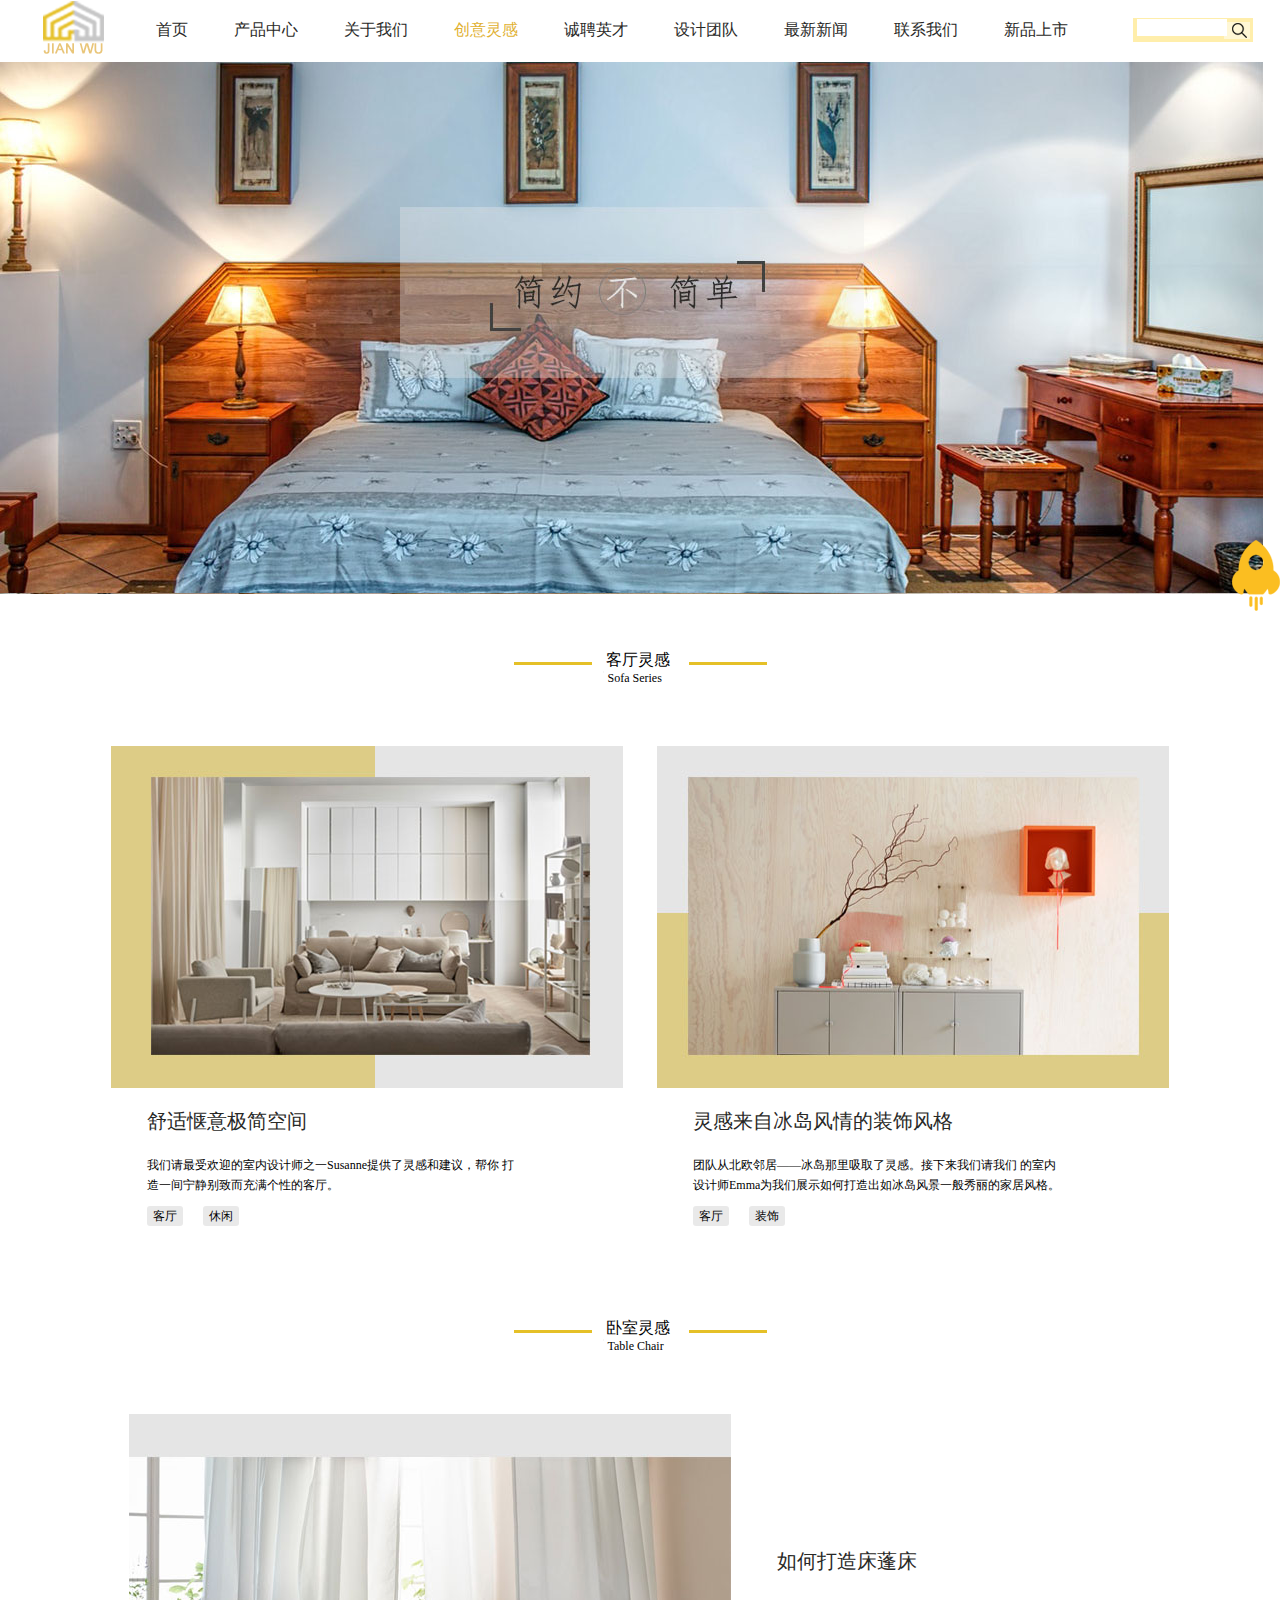
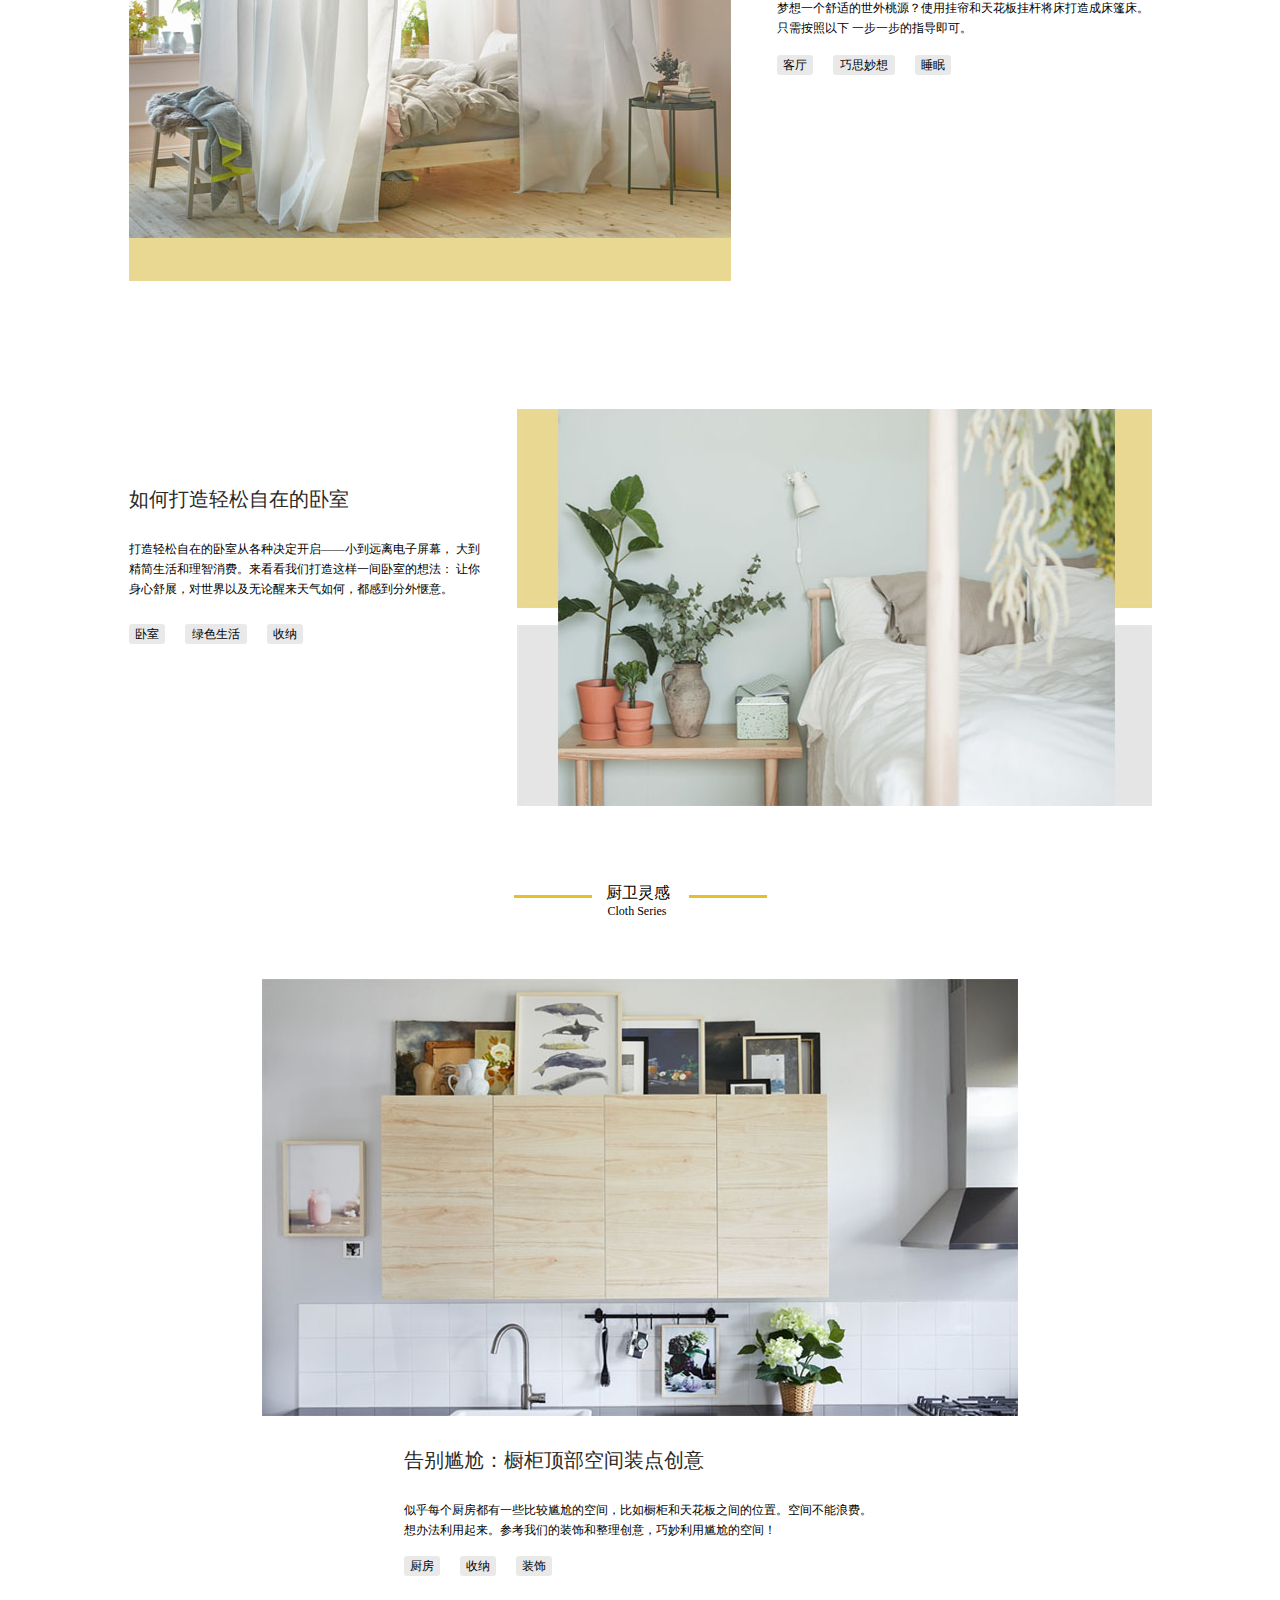
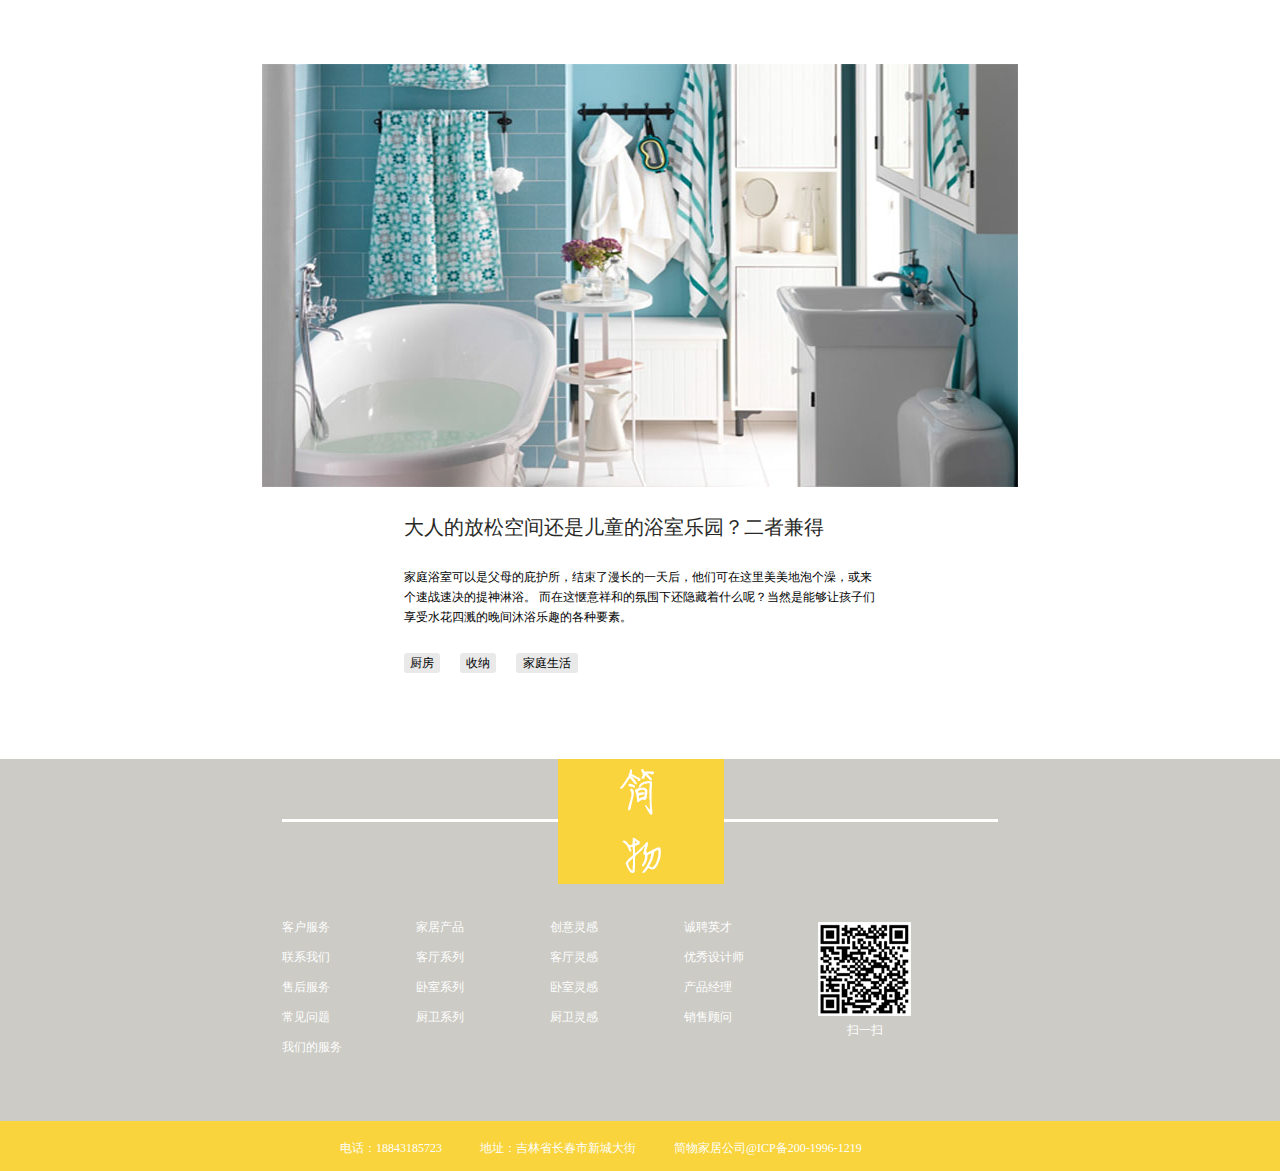
<file: create.html>
<!doctype html>
<html>
<head>
<meta charset="utf-8">
<title>简物家居-创意灵感</title>
<link type="text/css" rel="stylesheet" href="style/style.css">
</head>

<body>
	<div id="wrap">
 		<!--header-->
 		<div id="header">
        	<!--top-->
        	<div id="top">
            	<div class="logo"><a href="index.html"><img src="img/logo.gif" alt="" /></a></div>
                <!--menu-->
                <div class="menu">
                	<ul class="m_ul">
                    	<li><a href="index.html">首页</a></li>
                        <li><a href="pc.html">产品中心</a></li>
                        <li><a href="ab.html">关于我们</a></li>
                        <li><a href="create.html" style="color:#e1b131">创意灵感</a></li>
                        <li><a href="cpyc.html">诚聘英才</a></li>
                        <li><a href="dteam.html">设计团队</a></li>
                        <li><a href="news.html">最新新闻</a></li>
                        <li><a href="contact.html">联系我们</a></li>
                        <li><a href="xpss.html">新品上市</a></li>
                    </ul>
                </div>
                <!-- end menu-->
                <div class="search">
                	<input type="text" id="text">
                </div>
            </div>
            <!--end top-->
            <!--banner-->
            <div id="banner"><img src="img/banner3.jpg" alt="" /></div>
            <!--end banner->
    	</div>
    	<!--end header-->
        <!--content-->
        <div id="content3">
        	<div class="title">客厅灵感
            	<div class="title1">Sofa Series</div>
            </div>
            <div id="main" class="mt">
            	<dl>
                	<dt><img src="img/cr.jpg" alt="" /></dt>
                	<dd class="a"><a href="nr.html">舒适惬意极简空间</a></dd>
                    <dd class="b">我们请最受欢迎的室内设计师之一Susanne提供了灵感和建议，帮你
						打造一间宁静别致而充满个性的客厅。
					</dd>
                    <dd class="tag"><p>客厅</p></dd>
                    <dd class="tag ml"><p>休闲</p></dd>
                </dl>
                <dl class="mr">
                	<dt><img src="img/cr1.jpg" alt="" /></dt>
                	<dd class="a"><a href="nr.html">灵感来自冰岛风情的装饰风格</a></dd>
                    <dd class="b">团队从北欧邻居——冰岛那里吸取了灵感。接下来我们请我们
						的室内设计师Emma为我们展示如何打造出如冰岛风景一般秀丽的家居风格。
					</dd>
                    <dd class="tag"><p>客厅</p></dd>
                    <dd class="tag ml"><p>装饰</p></dd>
                </dl>
            </div>
            <div class="title">卧室灵感
            	<div class="title1">Table Chair</div>
            </div>
            <div id="main1" class="mt">
            	<div class="mtop">
                    <div class="m1"><img src="img/cr2.jpg" alt="" /></div>
                    <dl>
                        <dt><a href="nr.html">如何打造床蓬床</a></dt>
                        <dd class="a">梦想一个舒适的世外桃源？使用挂帘和天花板挂杆将床打造成床篷床。
                                只需按照以下 一步一步的指导即可。
                        </dd>
                        <dd class="tag"><p>客厅</p></dd>
                        <dd class="tag1 ml"><p>巧思妙想</p></dd>
                        <dd class="tag ml"><p>睡眠</p></dd>
                    </dl>
                </div>
                <div class="mbt">
                	<div class="m2"><img src="img/cr3.jpg" alt="" /></div>
                    <dl>
                        <dt><a href="nr.html">如何打造轻松自在的卧室</a></dt>
                        <dd class="a">打造轻松自在的卧室从各种决定开启——小到远离电子屏幕，
									  大到精简生活和理智消费。来看看我们打造这样一间卧室的想法：
									  让你身心舒展，对世界以及无论醒来天气如何，都感到分外惬意。
                        </dd>
                        <dd class="tag"><p>卧室</p></dd>
                        <dd class="tag1 ml"><p>绿色生活</p></dd>
                        <dd class="tag ml"><p>收纳</p></dd>
                    </dl>
                </div>
            </div>
            <div class="title">厨卫灵感
            	<div class="title1">Cloth Series</div>
            </div>
            <div id="main2" class="mt">
            	<div class="mtop">
                	<div class="m1"><img src="img/cr4.jpg" alt="" /></div>
                    <dl>
                    	<dt><a href="#">告别尴尬：橱柜顶部空间装点创意</a></dt>
                        <dd class="a">似乎每个厨房都有一些比较尴尬的空间，比如橱柜和天花板之间的位置。空间不能浪费。
									  想办法利用起来。参考我们的装饰和整理创意，巧妙利用尴尬的空间！
						</dd>
                        <dd class="tag"><p>厨房</p></dd>
                        <dd class="tag ml"><p>收纳</p></dd>
                        <dd class="tag ml"><p>装饰</p></dd>
                    </dl>
                </div>
                <div class="mbt">
                	<div class="m2"><img src="img/cr5.jpg" alt="" /></div>
                    <dl>
                    	<dt><a href="#">大人的放松空间还是儿童的浴室乐园？二者兼得</a></dt>
                        <dd class="a">家庭浴室可以是父母的庇护所，结束了漫长的一天后，他们可在这里美美地泡个澡，或来个速战速决的提神淋浴。
									  而在这惬意祥和的氛围下还隐藏着什么呢？当然是能够让孩子们享受水花四溅的晚间沐浴乐趣的各种要素。
						</dd>
                        <dd class="tag mp"><p>厨房</p></dd>
                        <dd class="tag ml mp"><p>收纳</p></dd>
                        <dd class="tag1 ml mp"><p>家庭生活</p></dd>
                    </dl>
                </div>
            </div>
        </div>
        <!--end content-->
        <!--footer-->
  	 	<div id="footer">
        	<div class="top">
            	<div class="top1">
                	<div class="rtop"><a href="#top"><img src="img/rtop.png" alt="" /></a></div>
                	<div class="tleft"></div>
                    <div class="tright"></div>
                </div>
                <div class="bot1">
                	<div class="bleft">
                		<ul>
                            <li>客户服务</li>
                            <li>联系我们</li>
                            <li>售后服务</li>
                            <li>常见问题</li>
                            <li>我们的服务</li>
                   		</ul>
                        <ul>
                            <li>家居产品</li>
                            <li>客厅系列</li>
                            <li>卧室系列</li>
                            <li>厨卫系列</li>
                        </ul>
                        <ul>
                            <li>创意灵感</li>
                            <li>客厅灵感</li>
                            <li>卧室灵感</li>
                            <li>厨卫灵感</li>
                        </ul>
                        <ul>
                            <li>诚聘英才</li>
                            <li>优秀设计师</li>
                            <li>产品经理</li>
                            <li>销售顾问</li>
                        </ul>
                    </div>
                    <div class="bright">
                    	<div class="bt">
                   			<img src="img/erwm.gif" alt="" />
                        </div>
                        <a href="#"><p>扫一扫</p></a>
                    </div>
                </div>
            </div>
            <div class="bot">
            	<div class="bbot">
                	<p>电话：18843185723</p>
                    <p>地址：吉林省长春市新城大街</p>
                    <p>简物家居公司@ICP备200-1996-1219</p>
                </div>
            </div>
        </div>
        <!--end footer-->
 </div>
</body>
</html>
</file>
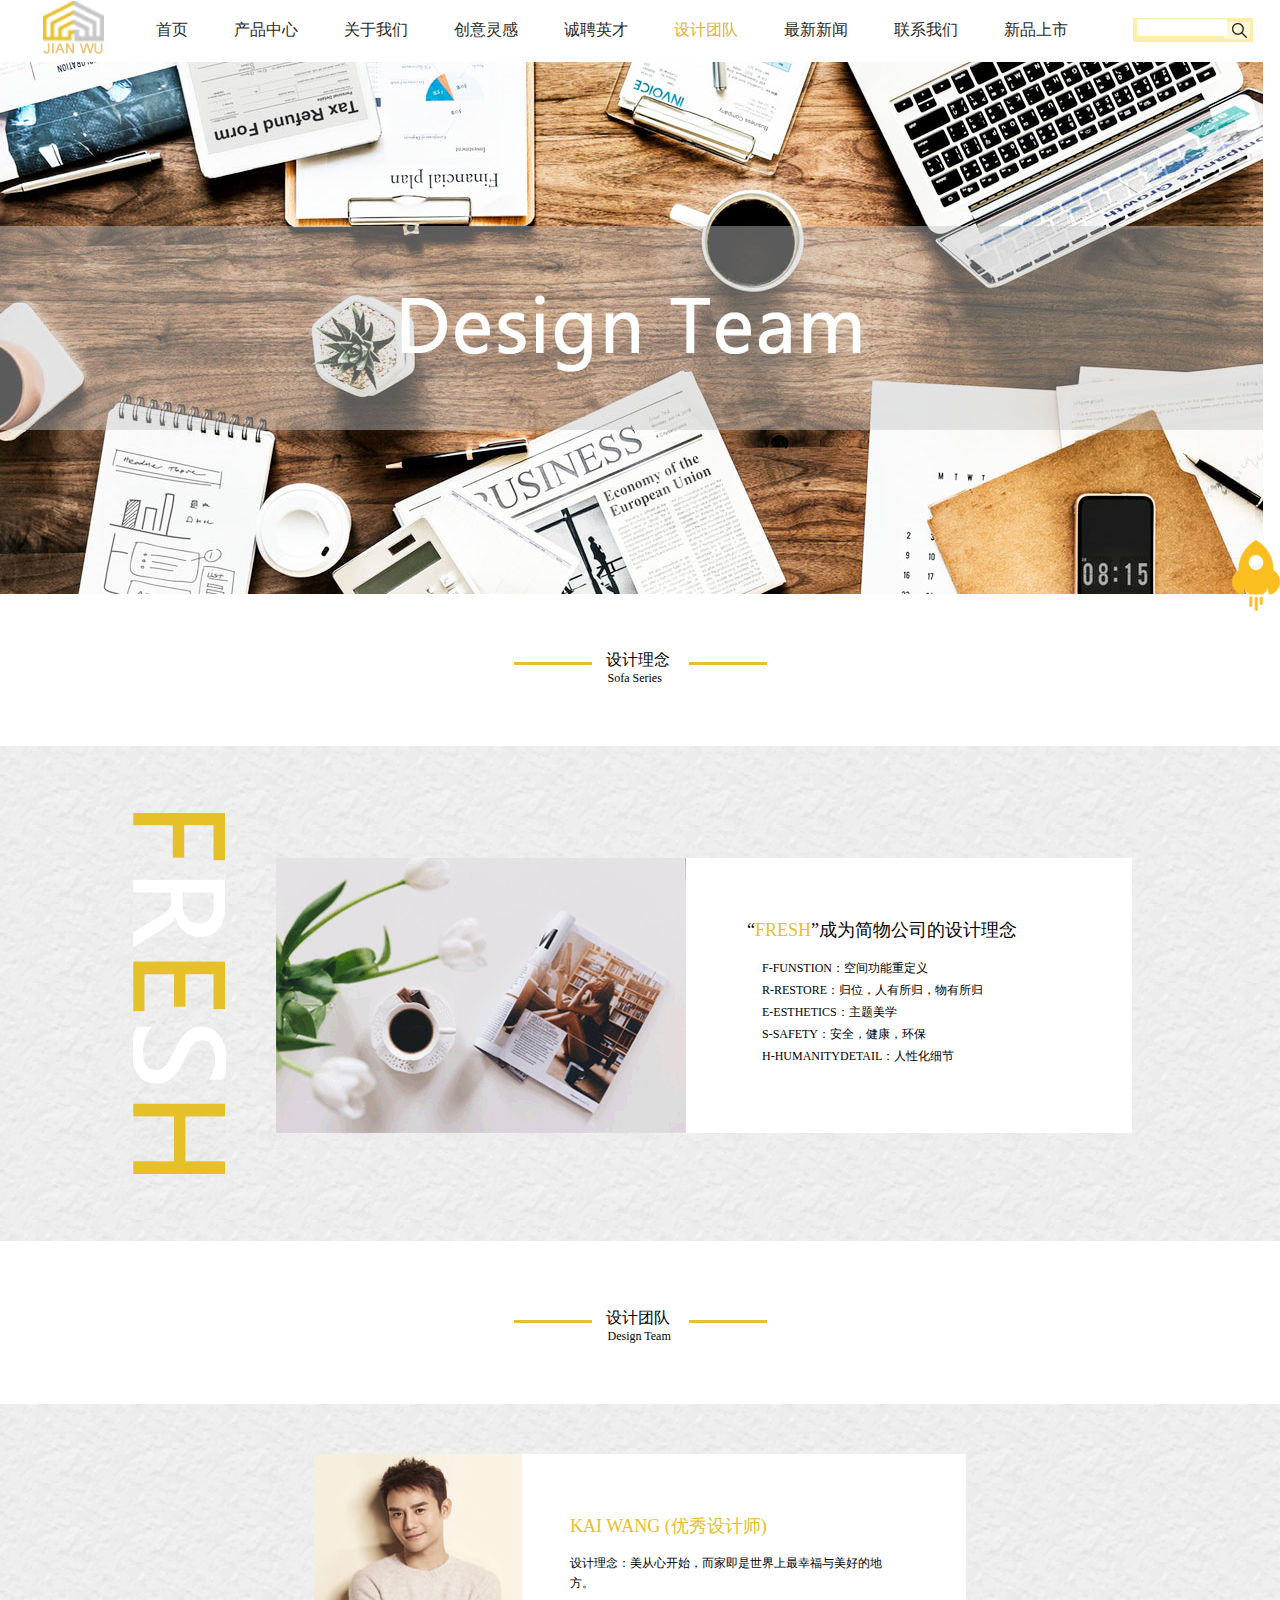
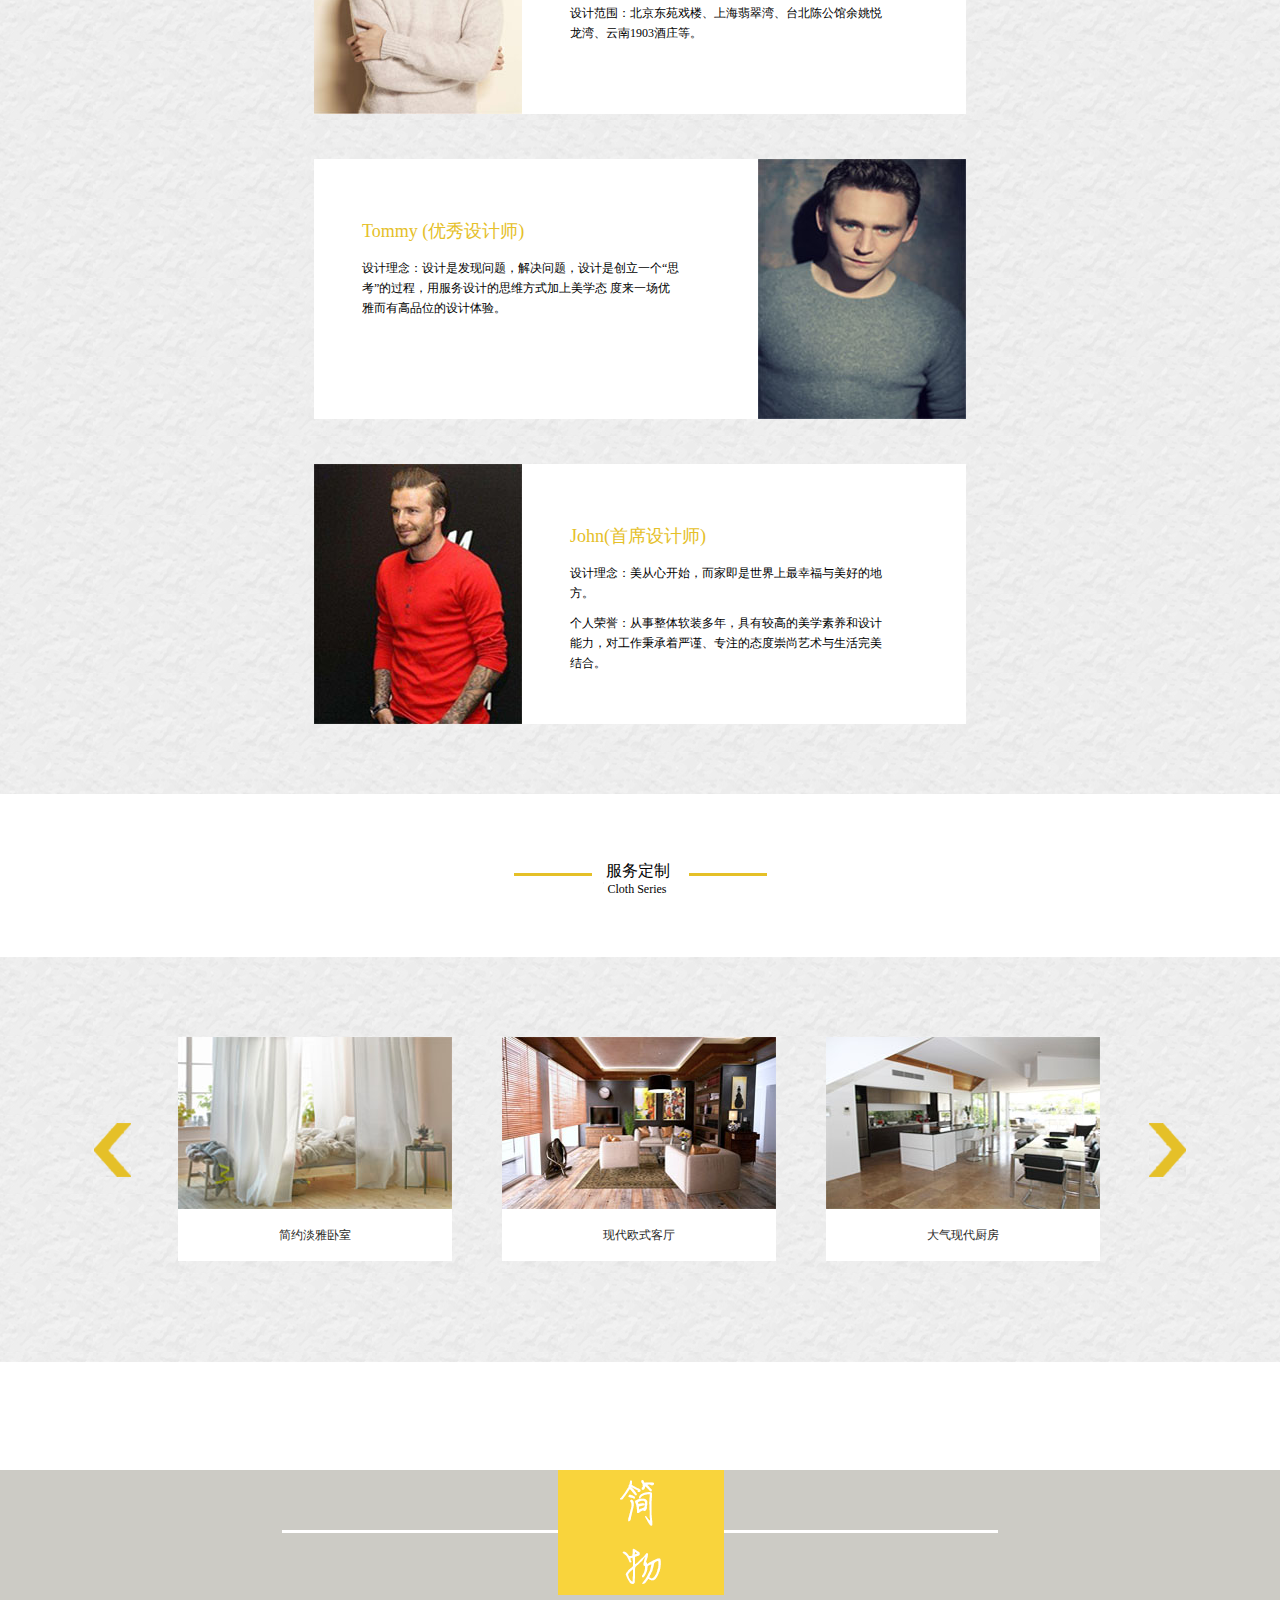
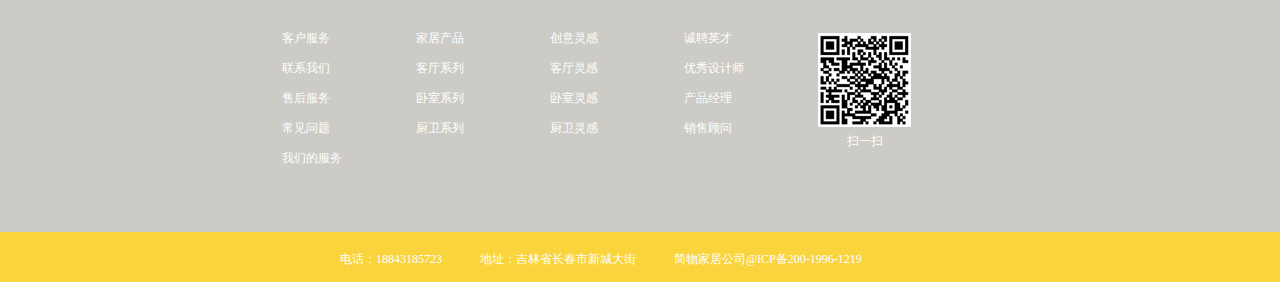
<file: dteam.html>
<!doctype html>
<html>
<head>
<meta charset="utf-8">
<title>简物家居-设计团队</title>
<link type="text/css" rel="stylesheet" href="style/style.css">
</head>

<body>
	<div id="wrap">
 		<!--header-->
 		<div id="header">
        	<!--top-->
        	<div id="top">
            	<div class="logo"><a href="index.html"><img src="img/logo.gif" alt="" /></a></div>
                <!--menu-->
                <div class="menu">
                	<ul class="m_ul">
                    	<li><a href="index.html">首页</a></li>
                        <li><a href="pc.html">产品中心</a></li>
                        <li><a href="ab.html">关于我们</a></li>
                        <li><a href="create.html">创意灵感</a></li>
                        <li><a href="cpyc.html">诚聘英才</a></li>
                        <li><a href="dteam.html" style="color:#e1b131">设计团队</a></li>
                        <li><a href="news.html">最新新闻</a></li>
                        <li><a href="contact.html">联系我们</a></li>
                        <li><a href="xpss.html">新品上市</a></li>
                    </ul>
                </div>
                <!-- end menu-->
                <div class="search">
                	<input type="text" id="text">
                </div>
            </div>
            <!--end top-->
            <!--banner-->
            <div id="banner"><img src="img/banner4.jpg" alt="" /></div>
            <!--end banner->
    	</div>
    	<!--end header-->
        <!--content-->
        <div id="content4">
        	<div class="title">设计理念
            	<div class="title1">Sofa Series</div>
            </div>
            <div id="main" class="mt">
            	<div class="bg"><img src="img/dbg1.gif" alt="" /></div>
                <div class="m1">
                	<div class="m_1"><img src="img/ln.gif" alt="" /></div>
                    <div class="m_2">
                		<dl>
                        	<dt>“<span>FRESH</span>”成为简物公司的设计理念</dt>
                            <dd>F-FUNSTION：空间功能重定义</dd>
                            <dd>R-RESTORE：归位，人有所归，物有所归</dd>
                            <dd>E-ESTHETICS：主题美学</dd>
                            <dd>S-SAFETY：安全，健康，环保</dd>
                            <dd>H-HUMANITYDETAIL：人性化细节</dd>
                        </dl>
                    </div>
                </div>
            </div>
            <div class="title">设计团队
            	<div class="title1">Design Team</div>
            </div>
            <div id="main1" class="mt">
            	<div class="mct">
                	<div class="item">
                   		<div class="dg"><img src="img/dg.jpg" alt="" /></div>
                        <div class="m1">
                        	<dl>
                        		<dt>KAI WANG (优秀设计师)</dt>
                            	<dd>设计理念：美从心开始，而家即是世界上最幸福与美好的地方。</dd>
                            	<dd>设计范围：北京东苑戏楼、上海翡翠湾、台北陈公馆余姚悦龙湾、云南1903酒庄等。</dd>
                        	</dl>
                        </div>
                    </div>
                    <div class="item">
                    	<div class="m1">
                        	<dl>
                        		<dt>Tommy (优秀设计师)</dt>
                            	<dd>设计理念：设计是发现问题，解决问题，设计是创立一个“思考”的过程，用服务设计的思维方式加上美学态                                    度来一场优雅而有高品位的设计体验。
                                </dd>
                        	</dl>
                        </div>
                        <div class="dg"><img src="img/dg1.jpg" alt="" /></div>
                    </div>
                    <div class="item">
                    	<div class="dg"><img src="img/dg2.jpg" alt="" /></div>
                        <div class="m1">
                        	<dl>
                        		<dt>John(首席设计师)</dt>
                            	<dd>设计理念：美从心开始，而家即是世界上最幸福与美好的地方。</dd>
                            	<dd>个人荣誉：从事整体软装多年，具有较高的美学素养和设计能力，对工作秉承着严谨、专注的态度崇尚艺术与生活完美结合。
                                </dd>
                        	</dl>
                        </div>
                    </div>
                </div>
            </div>
            <div class="title">服务定制
            	<div class="title1">Cloth Series</div>
            </div>
            <div id="main2" class="mt">
            	<div class="m2">
                	<div class="m_1"><img src="img/b.gif" alt="" /></div>
                    <div class="m_2">
                    	<dl>
                        	<dt><a href="#"><img src="img/t.jpg" alt="" /></a></dt>
                            <dd><a href="#">简约淡雅卧室</a></dd>
                        </dl>
                        <dl>
                        	<dt><a href="#"><img src="img/t1.jpg" alt="" /></a></dt>
                            <dd><a href="#">现代欧式客厅</a></dd>
                        </dl>
                        <dl class="mr">
                        	<dt><a href="#"><img src="img/t2.jpg" alt="" /></a></dt>
                            <dd><a href="#">大气现代厨房</</dd>
                        </dl>
                    </div>
                    <div class="m_3"><img src="img/b1.gif" alt="" class="fr"/></div>
                </div>
            </div>
        </div>
        <!--end content-->
        <!--footer-->
  	 	<div id="footer">
        	<div class="top">
            	<div class="top1">
                	<div class="rtop"><a href="#top"><img src="img/rtop.png" alt="" /></a></div>
                	<div class="tleft"></div>
                    <div class="tright"></div>
                </div>
                <div class="bot1">
                	<div class="bleft">
                		<ul>
                            <li>客户服务</li>
                            <li>联系我们</li>
                            <li>售后服务</li>
                            <li>常见问题</li>
                            <li>我们的服务</li>
                   		</ul>
                        <ul>
                            <li>家居产品</li>
                            <li>客厅系列</li>
                            <li>卧室系列</li>
                            <li>厨卫系列</li>
                        </ul>
                        <ul>
                            <li>创意灵感</li>
                            <li>客厅灵感</li>
                            <li>卧室灵感</li>
                            <li>厨卫灵感</li>
                        </ul>
                        <ul>
                            <li>诚聘英才</li>
                            <li>优秀设计师</li>
                            <li>产品经理</li>
                            <li>销售顾问</li>
                        </ul>
                    </div>
                    <div class="bright">
                    	<div class="bt">
                   			<img src="img/erwm.gif" alt="" />
                        </div>
                        <a href="#"><p>扫一扫</p></a>
                    </div>
                </div>
            </div>
            <div class="bot">
            	<div class="bbot">
                	<p>电话：18843185723</p>
                    <p>地址：吉林省长春市新城大街</p>
                    <p>简物家居公司@ICP备200-1996-1219</p>
                </div>
            </div>
        </div>
        <!--end footer-->
 </div>
</body>
</html>
</file>
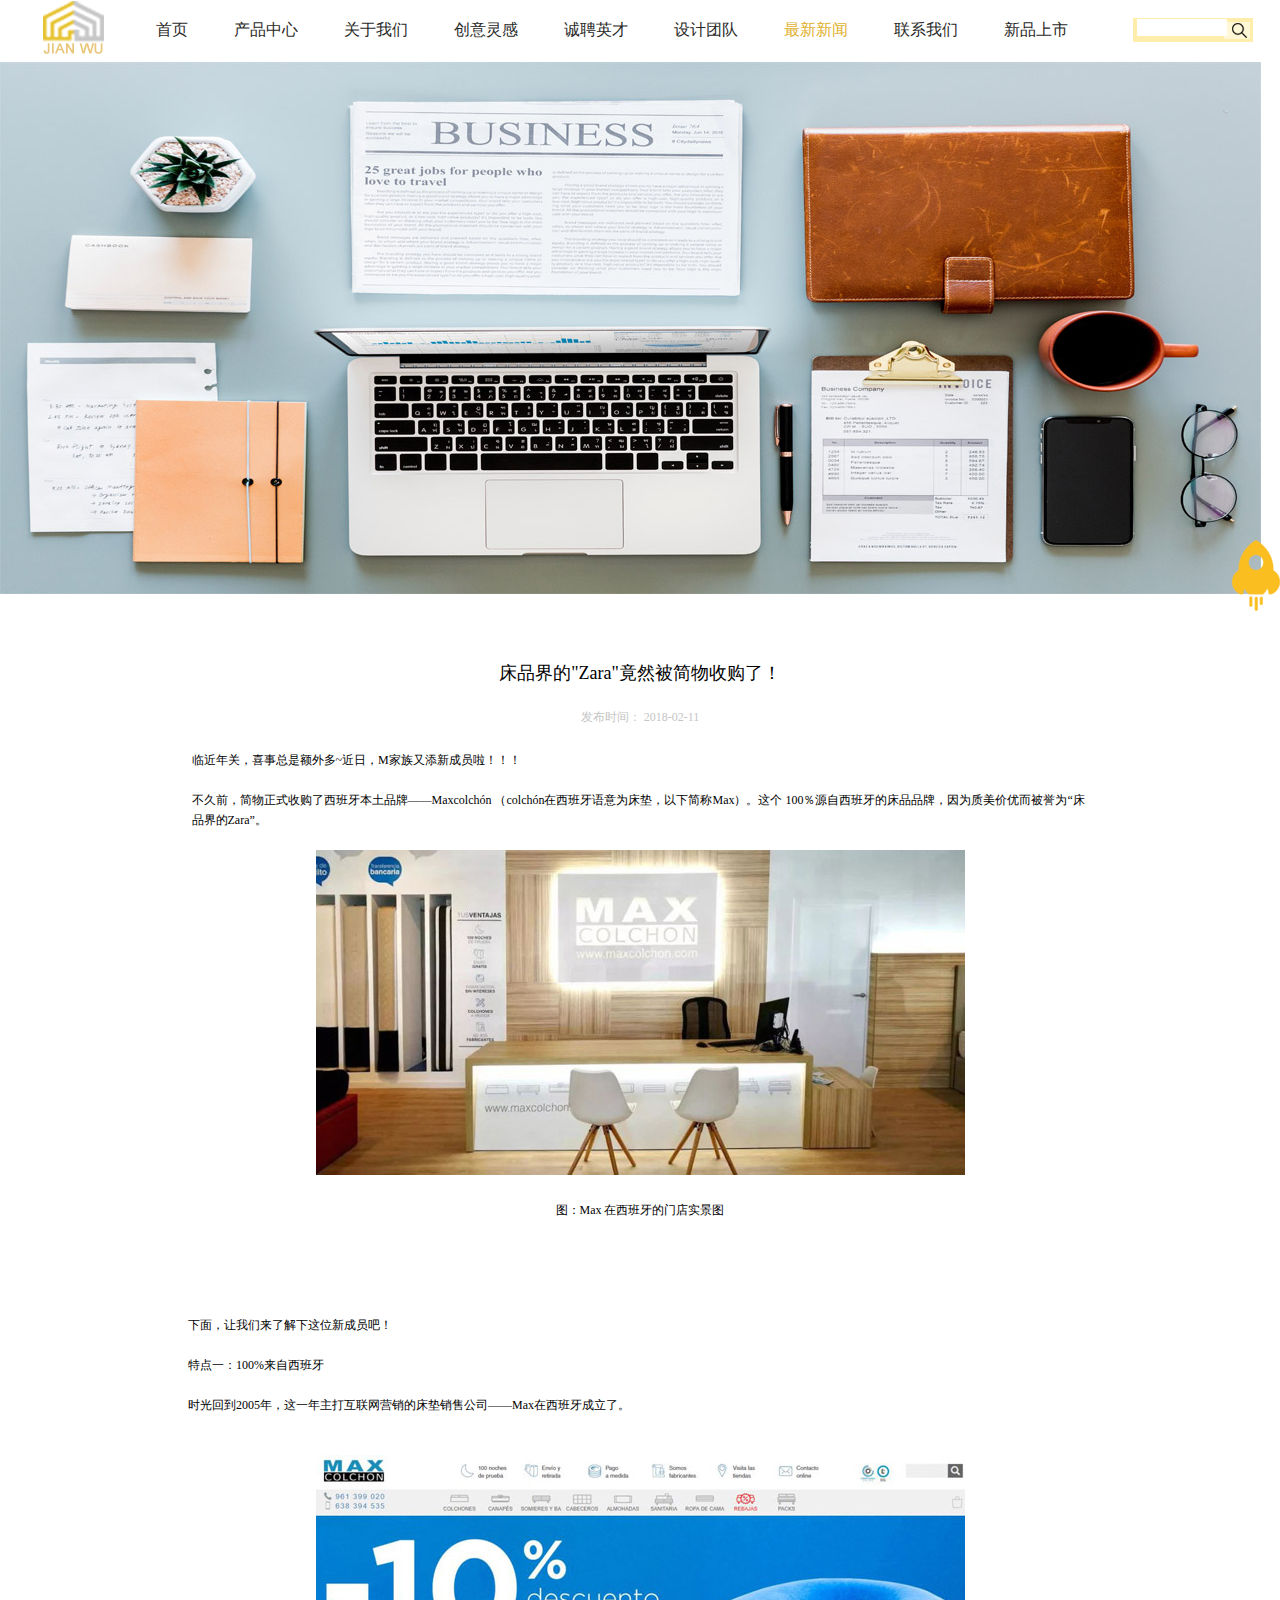
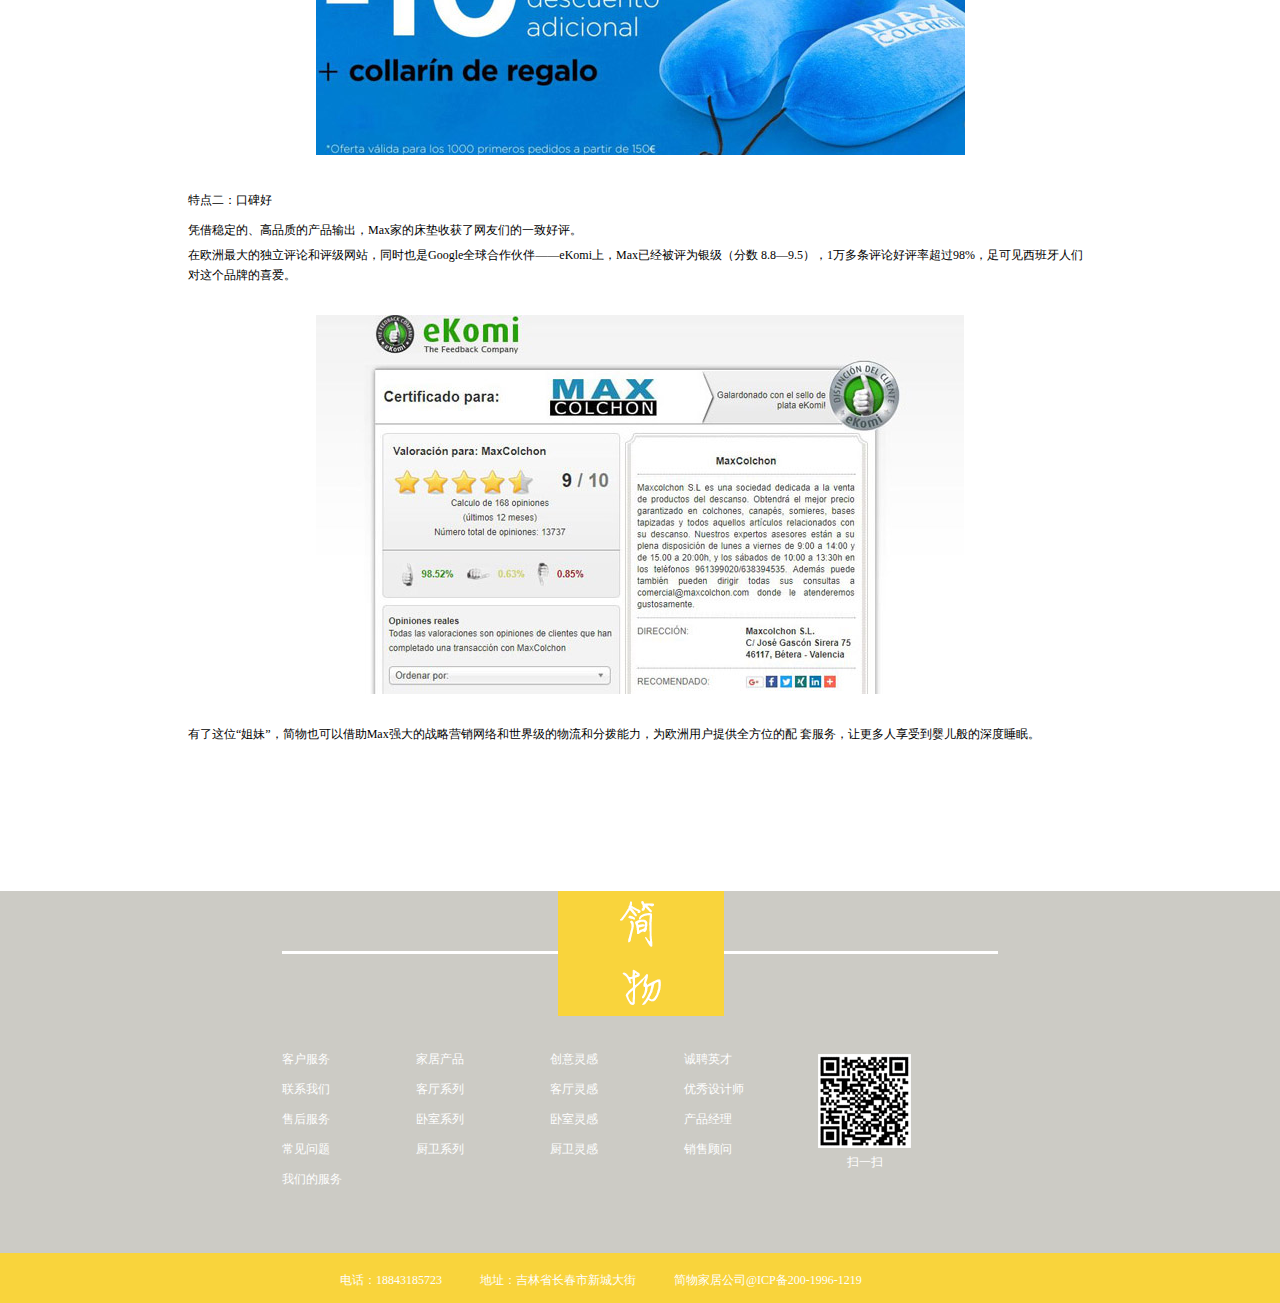
<file: gsny.html>
<!doctype html>
<html>
<head>
<meta charset="utf-8">
<title>简物家居-新闻详情</title>
<link type="text/css" rel="stylesheet" href="style/style.css">
</head>

<body>
	<div id="wrap">
 		<!--header-->
 		<div id="header">
        	<!--top-->
        	<div id="top">
            	<div class="logo"><a href="index.html"><img src="img/logo.gif" alt="" /></a></div>
                <!--menu-->
                <div class="menu">
                	<ul class="m_ul">
                    	<li><a href="index.html">首页</a></li>
                        <li><a href="pc.html">产品中心</a></li>
                        <li><a href="ab.html">关于我们</a></li>
                        <li><a href="create.html">创意灵感</a></li>
                        <li><a href="cpyc.html">诚聘英才</a></li>
                        <li><a href="dteam.html">设计团队</a></li>
                        <li><a href="news.html" style="color:#e1b131">最新新闻</a></li>
                        <li><a href="contact.html">联系我们</a></li>
                        <li><a href="xpss.html">新品上市</a></li>
                    </ul>
                </div>
                <!-- end menu-->
                <div class="search">
                	<input type="text" id="text">
                </div>
            </div>
            <!--end top-->
            <!--banner-->
            <div id="banner"><img src="img/banner11.jpg" alt="" /></div>
            <!--end banner->
    	</div>
    	<!--end header-->
        <!--content-->
        <div id="content10">
        	<div id="main">
            	<p class="a">床品界的"Zara"竟然被简物收购了！</p>
                <p class="time">发布时间： 2018-02-11</p>
                <p class="c">临近年关，喜事总是额外多~近日，M家族又添新成员啦！！！ </p>
                <p class="d"> 不久前，简物正式收购了西班牙本土品牌——Maxcolchón （colchón在西班牙语意为床垫，以下简称Max）。这个								                              100％源自西班牙的床品品牌，因为质美价优而被誉为“床品界的Zara”。
                </p>
                <div class="xw"><img src="img/xw.jpg" alt="" /></div>
                <p class="e">图：Max 在西班牙的门店实景图 </p>
            </div>
            <div id="main1">
            	<p class="a">下面，让我们来了解下这位新成员吧！</p>
                <p class="b">特点一：100%来自西班牙</p>
                <p class="c">时光回到2005年，这一年主打互联网营销的床垫销售公司——Max在西班牙成立了。</p>
                <div class="news"><img src="img/xw1.jpg" alt="" /></div>
                <p class="d">特点二：口碑好 </p>
                <p class="e"> 凭借稳定的、高品质的产品输出，Max家的床垫收获了网友们的一致好评。 </p>
                <p class="f">在欧洲最大的独立评论和评级网站，同时也是Google全球合作伙伴——eKomi上，Max已经被评为银级（分数        		8.8—9.5），1万多条评论好评率超过98%，足可见西班牙人们对这个品牌的喜爱。</p>
                <div class="td"><img src="img/xw2.jpg" alt="" /></div>
                <p class="g">有了这位“姐妹”，简物也可以借助Max强大的战略营销网络和世界级的物流和分拨能力，为欧洲用户提供全方位的配									套服务，让更多人享受到婴儿般的深度睡眠。</p>
            </div>
        </div>
        <!--end content-->
        <!--footer-->
  	 	<div id="footer">
        	<div class="top">
            	<div class="top1">
                	<div class="rtop"><a href="#top"><img src="img/rtop.png" alt="" /></a></div>
                	<div class="tleft"></div>
                    <div class="tright"></div>
                </div>
                <div class="bot1">
                	<div class="bleft">
                		<ul>
                            <li>客户服务</li>
                            <li>联系我们</li>
                            <li>售后服务</li>
                            <li>常见问题</li>
                            <li>我们的服务</li>
                   		</ul>
                        <ul>
                            <li>家居产品</li>
                            <li>客厅系列</li>
                            <li>卧室系列</li>
                            <li>厨卫系列</li>
                        </ul>
                        <ul>
                            <li>创意灵感</li>
                            <li>客厅灵感</li>
                            <li>卧室灵感</li>
                            <li>厨卫灵感</li>
                        </ul>
                        <ul>
                            <li>诚聘英才</li>
                            <li>优秀设计师</li>
                            <li>产品经理</li>
                            <li>销售顾问</li>
                        </ul>
                    </div>
                    <div class="bright">
                    	<div class="bt">
                   			<img src="img/erwm.gif" alt="" />
                        </div>
                        <a href="#"><p>扫一扫</p></a>
                    </div>
                </div>
            </div>
            <div class="bot">
            	<div class="bbot">
                	<p>电话：18843185723</p>
                    <p>地址：吉林省长春市新城大街</p>
                    <p>简物家居公司@ICP备200-1996-1219</p>
                </div>
            </div>
        </div>
        <!--end footer-->
 </div>
</body>
</html>
</file>
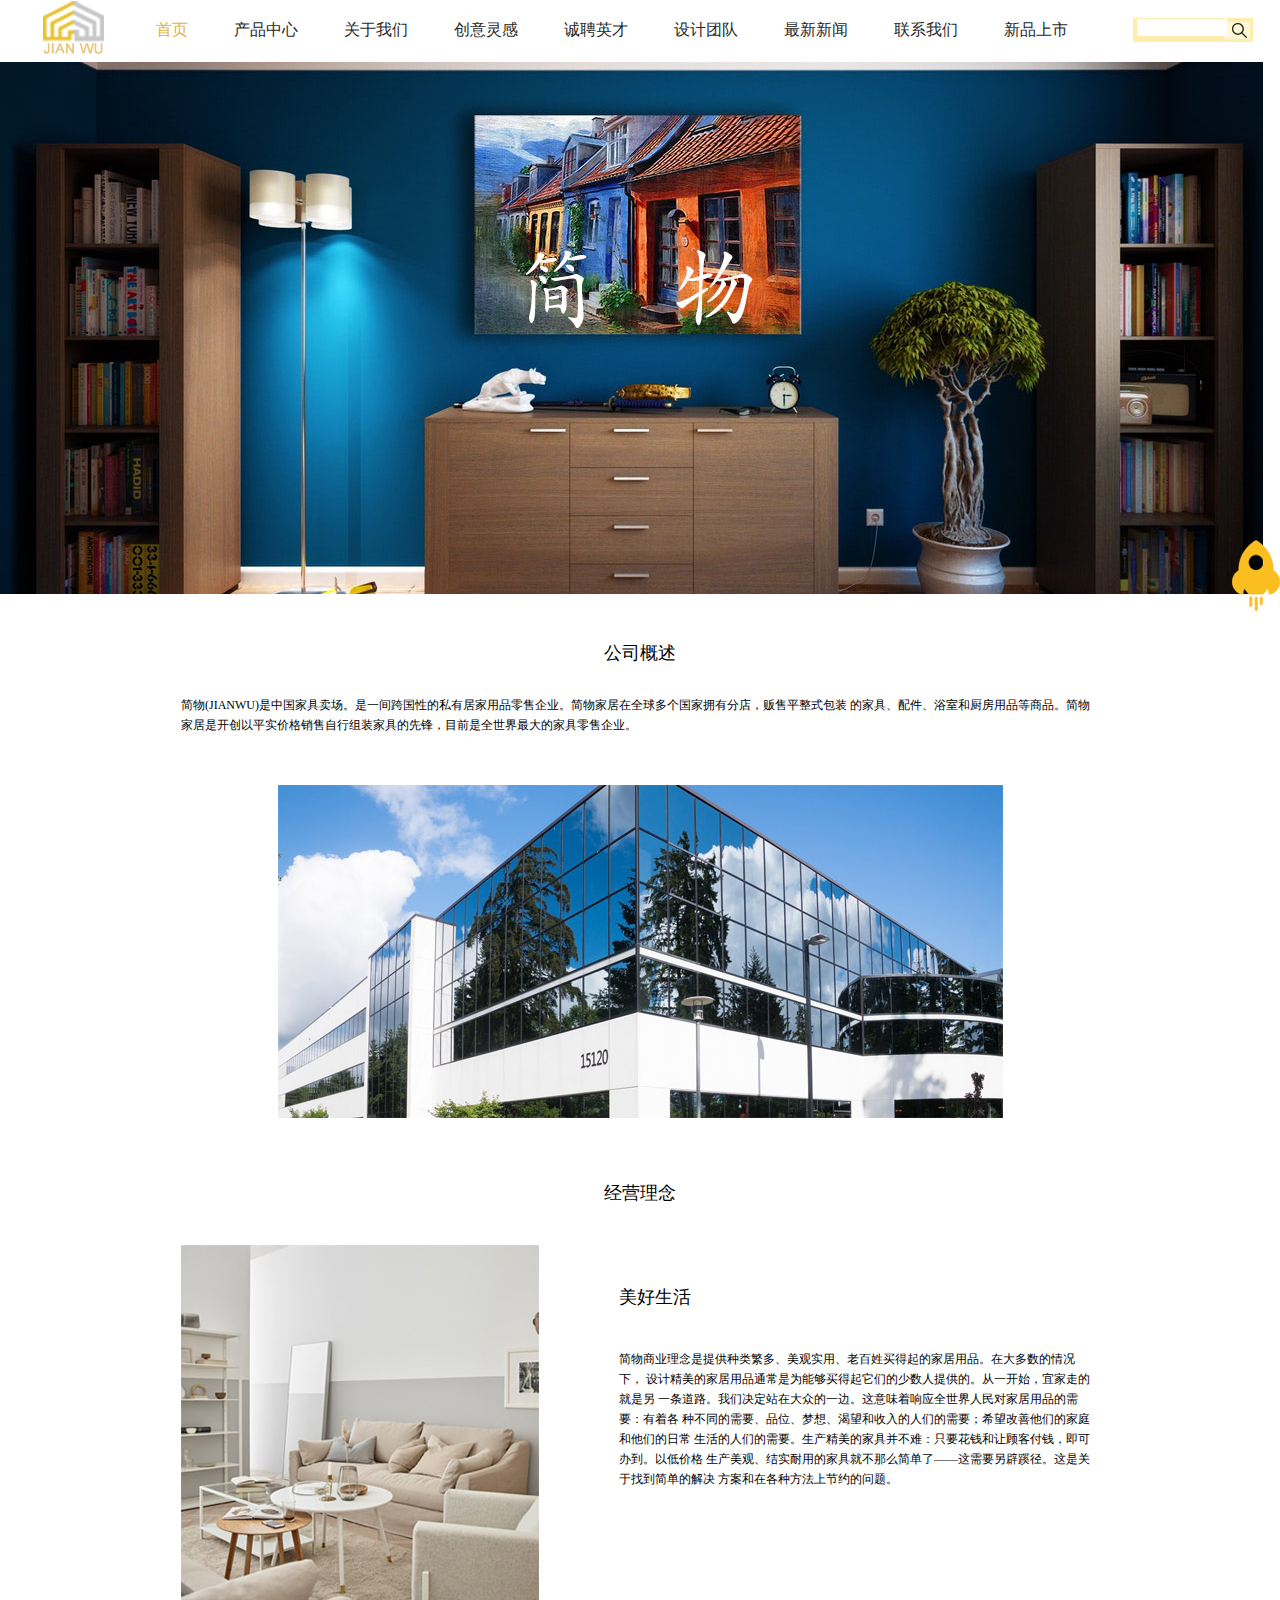
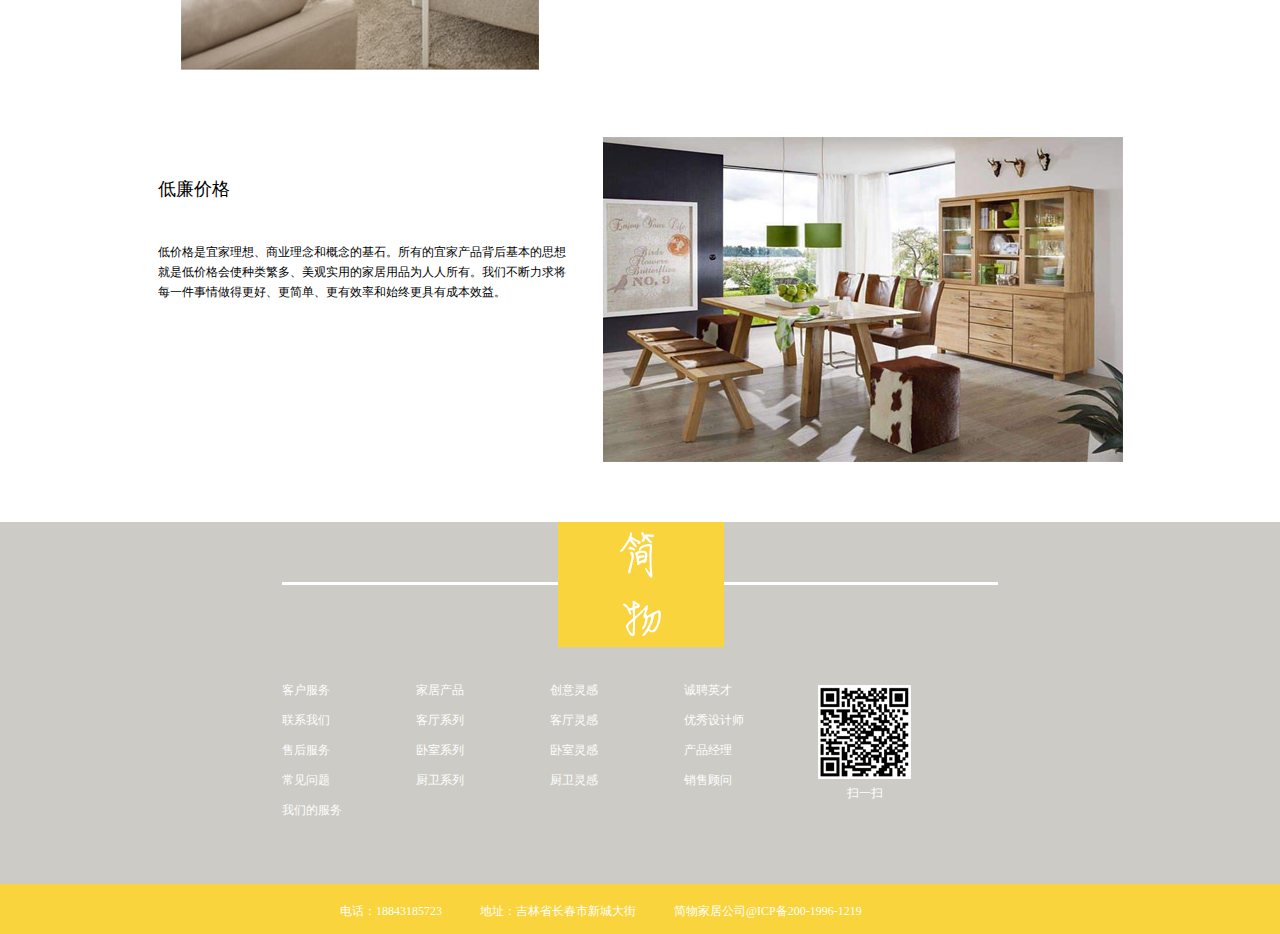
<file: more.html>
<!doctype html>
<html>
<head>
<meta charset="utf-8">
<title>简物家居首页</title>
<link type="text/css" rel="stylesheet" href="style/style.css">
</head>

<body>
	<div id="wrap">
 		<!--header-->
 		<div id="header">
        	<!--top-->
        	<div id="top">
            	<div class="logo"><a href="index.html"><img src="img/logo.gif" alt="" /></a></div>
                <!--menu-->
                <div class="menu">
                	<ul class="m_ul">
                    	<li><a href="index.html" style="color:#e1b131">首页</a></li>
                        <li><a href="pc.html">产品中心</a></li>
                        <li><a href="ab.html">关于我们</a></li>
                        <li><a href="create.html">创意灵感</a></li>
                        <li><a href="cpyc.html">诚聘英才</a></li>
                        <li><a href="dteam.html">设计团队</a></li>
                        <li><a href="news.html">最新新闻</a></li>
                        <li><a href="contact.html">联系我们</a></li>
                        <li><a href="xpss.html">新品上市</a></li>
                    </ul>
                </div>
                <!-- end menu-->
                <div class="search">
                	<input type="text" id="text">
                </div>
            </div>
            <!--end top-->
            <!--banner-->
            <div id="banner"><img src="img/banner9.jpg" alt="" /></div>
            <!--end banner->
    	</div>
    	<!--end header-->
        <!--content-->
        <div id="content11">
        	<div id="main">
            	<p class="a">公司概述</p>
                <p class="b">
                	简物(JIANWU)是中国家具卖场。是一间跨国性的私有居家用品零售企业。简物家居在全球多个国家拥有分店，贩售平整式包装                    的家具、配件、浴室和厨房用品等商品。简物家居是开创以平实价格销售自行组装家具的先锋，目前是全世界最大的家具零售企业。
                </p>
                <div class="img"><img src="img/gs.jpg" alt="" /></div>
            </div>
            <div id="main1">
            	<p>经营理念</p>
                <div class="m">
                	<div class="left"><img src="img/ln.jpg" alt="" /></div>
                    <div class="right">
                        <p class="a">美好生活</p>
                        <p class="b">   简物商业理念是提供种类繁多、美观实用、老百姓买得起的家居用品。在大多数的情况下，
                                        设计精美的家居用品通常是为能够买得起它们的少数人提供的。从一开始，宜家走的就是另
                                        一条道路。我们决定站在大众的一边。这意味着响应全世界人民对家居用品的需要：有着各
                                        种不同的需要、品位、梦想、渴望和收入的人们的需要；希望改善他们的家庭和他们的日常
                                        生活的人们的需要。生产精美的家具并不难：只要花钱和让顾客付钱，即可办到。以低价格
                                        生产美观、结实耐用的家具就不那么简单了——这需要另辟蹊径。这是关于找到简单的解决
                                        方案和在各种方法上节约的问题。
                         </p>
                    </div>
                </div>
            </div>
            <div id="main2">
            	<div class="left">
                	<p class="a">低廉价格</p>
                    <p class="b">低价格是宜家理想、商业理念和概念的基石。所有的宜家产品背后基本的思想
                                就是低价格会使种类繁多、美观实用的家居用品为人人所有。我们不断力求将
                                每一件事情做得更好、更简单、更有效率和始终更具有成本效益。
                    </p>
                </div>
                <div class="right"><img src="img/ln1.jpg" alt="" /></div>
            </div>
        </div>
        <!--end content-->
        <!--footer-->
  	 	<div id="footer">
        	<div class="top">
            	<div class="top1">
                	<div class="rtop"><a href="#top"><img src="img/rtop.png" alt="" /></a></div>
                	<div class="tleft"></div>
                    <div class="tright"></div>
                </div>
                <div class="bot1">
                	<div class="bleft">
                		<ul>
                            <li>客户服务</li>
                            <li>联系我们</li>
                            <li>售后服务</li>
                            <li>常见问题</li>
                            <li>我们的服务</li>
                   		</ul>
                        <ul>
                            <li>家居产品</li>
                            <li>客厅系列</li>
                            <li>卧室系列</li>
                            <li>厨卫系列</li>
                        </ul>
                        <ul>
                            <li>创意灵感</li>
                            <li>客厅灵感</li>
                            <li>卧室灵感</li>
                            <li>厨卫灵感</li>
                        </ul>
                        <ul>
                            <li>诚聘英才</li>
                            <li>优秀设计师</li>
                            <li>产品经理</li>
                            <li>销售顾问</li>
                        </ul>
                    </div>
                    <div class="bright">
                    	<div class="bt">
                   			<img src="img/erwm.gif" alt="" />
                        </div>
                        <a href="#"><p>扫一扫</p></a>
                    </div>
                </div>
            </div>
            <div class="bot">
            	<div class="bbot">
                	<p>电话：18843185723</p>
                    <p>地址：吉林省长春市新城大街</p>
                    <p>简物家居公司@ICP备200-1996-1219</p>
                </div>
            </div>
        </div>
        <!--end footer-->
 </div>
</body>
</html>
</file>
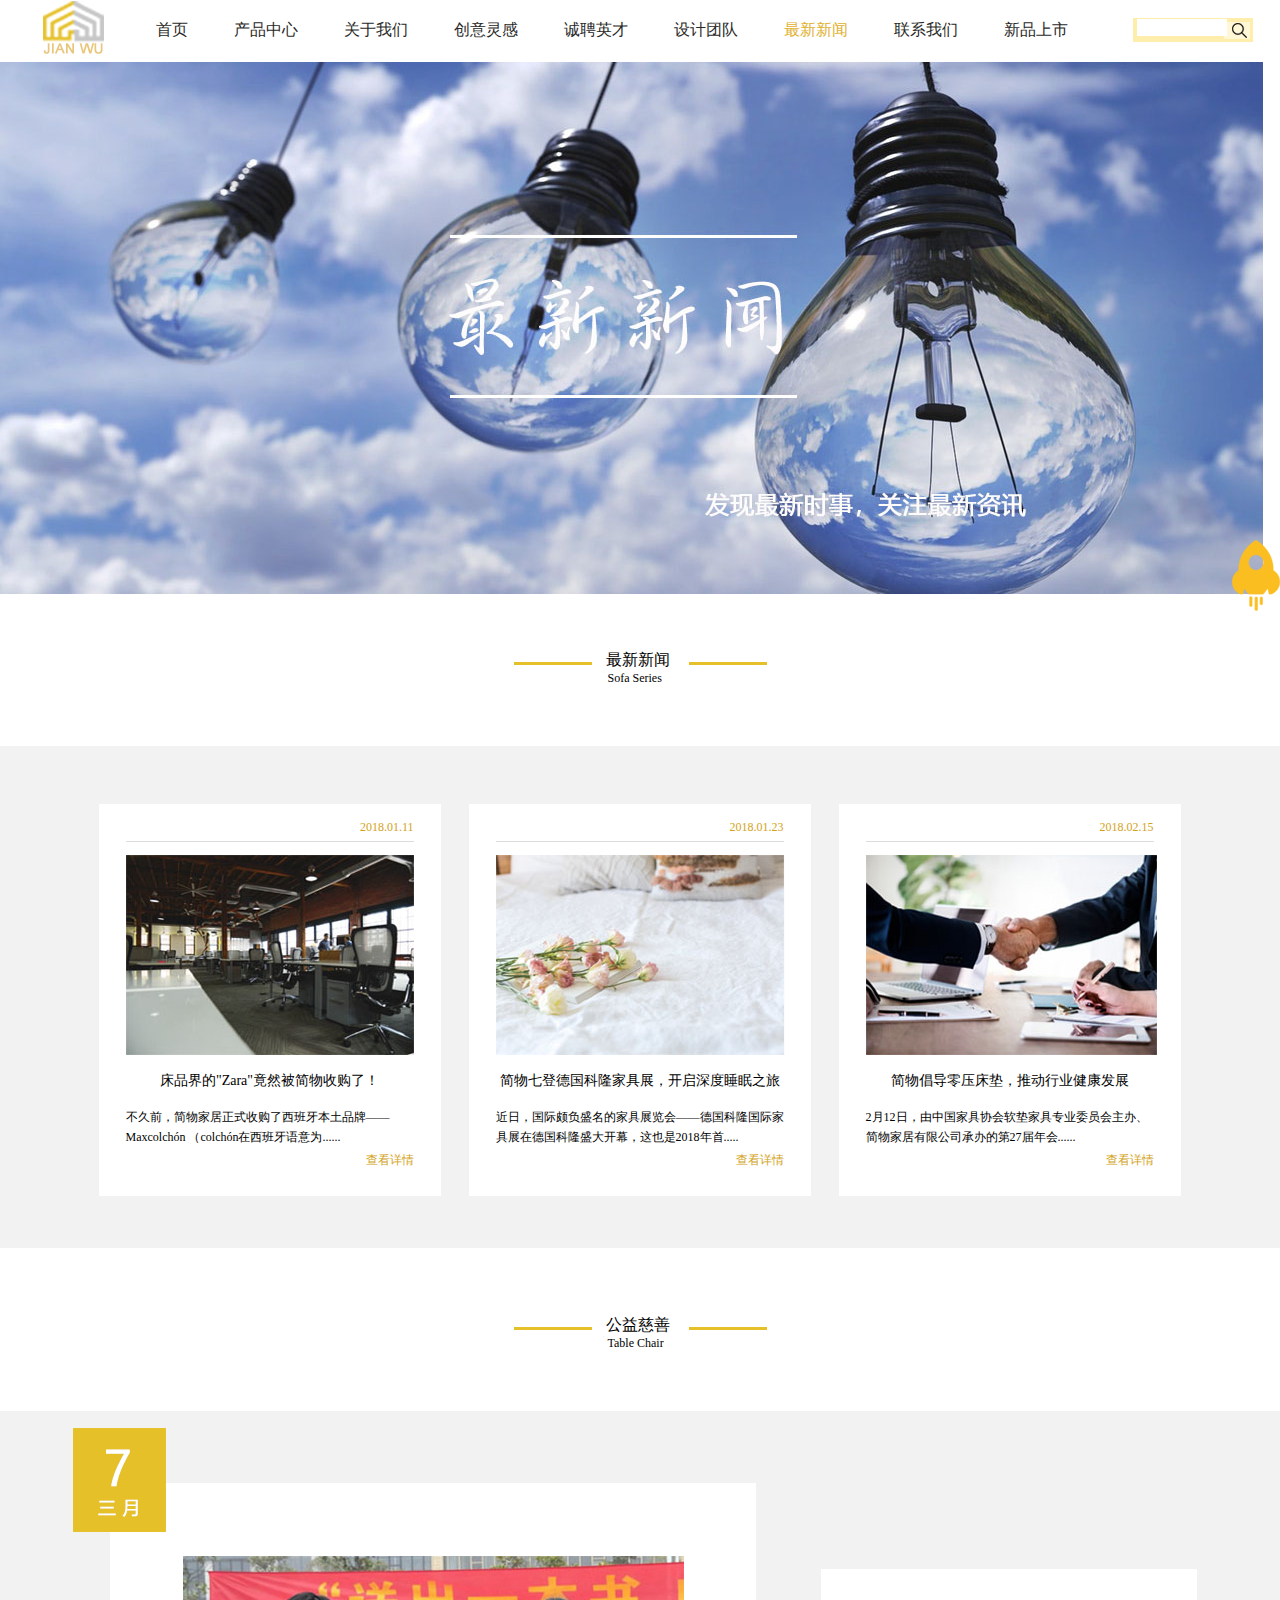
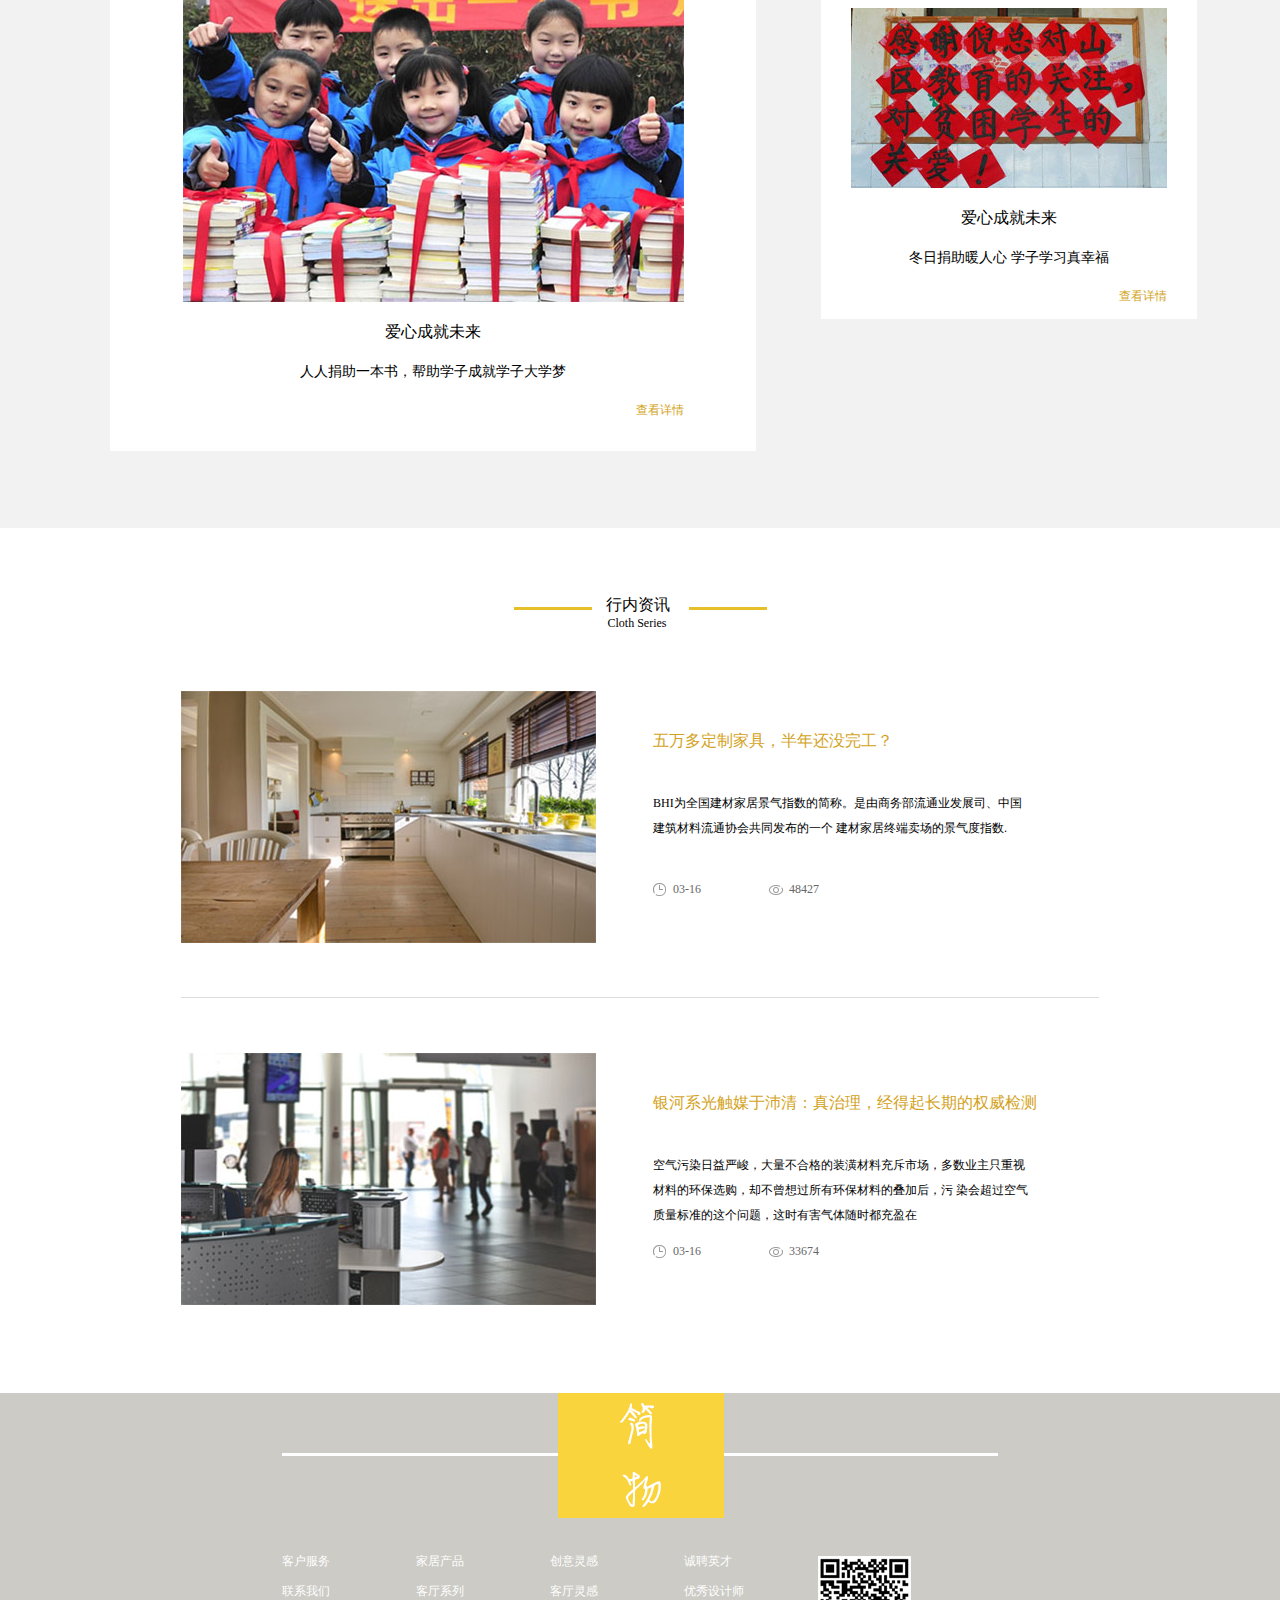
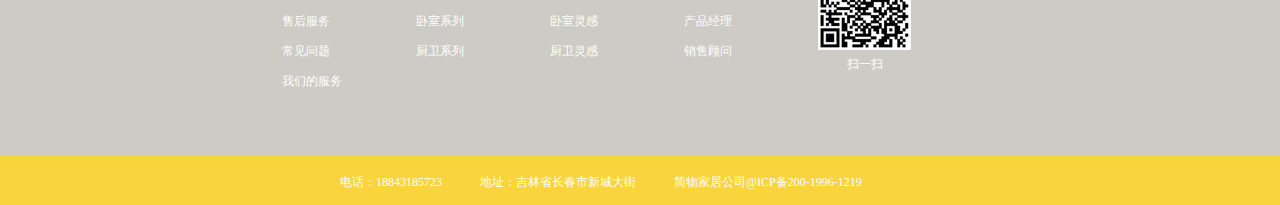
<file: news.html>
<!doctype html>
<html>
<head>
<meta charset="utf-8">
<title>简物家居-最新新闻</title>
<link type="text/css" rel="stylesheet" href="style/style.css">
</head>

<body>
	<div id="wrap">
 		<!--header-->
 				<div id="header">
        	<!--top-->
        	<div id="top">
            	<div class="logo"><a href="index.html"><img src="img/logo.gif" alt="" /></a></div>
                <!--menu-->
                <div class="menu">
                	<ul class="m_ul">
                    	<li><a href="index.html">首页</a></li>
                        <li><a href="pc.html">产品中心</a></li>
                        <li><a href="ab.html">关于我们</a></li>
                        <li><a href="create.html">创意灵感</a></li>
                        <li><a href="cpyc.html">诚聘英才</a></li>
                        <li><a href="dteam.html">设计团队</a></li>
                        <li><a href="news.html" style="color:#e1b131">最新新闻</a></li>
                        <li><a href="contact.html">联系我们</a></li>
                        <li><a href="xpss.html">新品上市</a></li>
                    </ul>
                </div>
                <!-- end menu-->
                <div class="search">
                	<input type="text" id="text">
                </div>
            </div>
            <!--end top-->
            <!--banner-->
            <div id="banner"><img src="img/banner7.jpg" alt="" /></div>
            <!--end banner->
    	</div>
    	<!--end header-->
        <!--content-->
        <div id="content5">
        	<div class="title">最新新闻
            	<div class="title1">Sofa Series</div>
            </div>
            <div id="main" class="mt">
            	<div class="m1">
                	<div class="a1">
                    	<div class="a_1"><p>2018.01.11</p></div>
                         <dl>
                    		<dt><img src="img/n1.jpg" alt="" /></dt>
                            <dd><p>床品界的"Zara"竟然被简物收购了！</p></dd>
                            <dd class="d1"><p>不久前，简物家居正式收购了西班牙本土品牌——Maxcolchón （colchón在西班牙语意为......</p></dd>
                            <dd class="d2"><a href="gsny.html">查看详情</a></dd>
                    	</dl>
                    </div>
                    <div class="a1">
                    	<div class="a_1"><p>2018.01.23</p></div>
                         <dl>
                    		<dt><img src="img/n2.jpg" alt="" /></dt>
                            <dd><p>简物七登德国科隆家具展，开启深度睡眠之旅</p></dd>
                            <dd class="d1"><p>近日，国际颇负盛名的家具展览会——德国科隆国际家具展在德国科隆盛大开幕，这也是2018年首.....</p></dd>
                            <dd class="d2"><a href="gsny.html">查看详情</a></dd>
                    	</dl>
                    </div>
                    <div class="a1 mr">
                    	<div class="a_1"><p>2018.02.15</p></div>
                         <dl>
                    		<dt><img src="img/n3.jpg" alt="" /></dt>
                            <dd><p>简物倡导零压床垫，推动行业健康发展</p></dd>
                            <dd class="d1"><p>2月12日，由中国家具协会软垫家具专业委员会主办、简物家居有限公司承办的第27届年会......</p></dd>
                            <dd class="d2"><a href="gsny.html">查看详情</a></dd>
                    	</dl>
                    </div>
                </div>
            </div>
            <div class="title">公益慈善
            	<div class="title1">Table Chair</div>
            </div>
            <div id="main1" class="mt">
            	<div class="m1">
                	<dl>
                    	<dt><img src="img/ch.jpg" alt="" /></dt>
                        <dd class="a1">爱心成就未来</dd>
                        <dd class="a2">人人捐助一本书，帮助学子成就学子大学梦</dd>
                        <dd class="a3"><a href="gsny.html">查看详情</a></dd>
                    </dl>
                </div>
                <div class="bg"><img src="img/tibg.gif" alt="" /></div>
                <div class="m2">
                	<dl>
                    	<dt><img src="img/ch1.jpg" alt="" /></dt>
                        <dd class="a1">爱心成就未来</dd>
                        <dd class="a2">冬日捐助暖人心 学子学习真幸福</dd>
                        <dd class="a3"><a href="gsny.html">查看详情</a></dd>
                    </dl>
                </div>
            </div>
            <div class="title">行内资讯
            	<div class="title1">Cloth Series</div>
            </div>
            <div id="main2" class="mt">
            	<div class="m1">
                	<div class="left"><img src="img/hy.jpg" alt="" /></div>
                    <div class="right">
                        <dl>
                            <dt><a href="gsny.html">五万多定制家具，半年还没完工？</a></dt>
                            <dd>BHI为全国建材家居景气指数的简称。是由商务部流通业发展司、中国建筑材料流通协会共同发布的一个					                                       建材家居终端卖场的景气度指数.
                            </dd>
                        </dl>
                        <div class="b2">03-16</div>
                        <div class="b3">48427</div>
                    </div>
                </div>
                <div class="m2">
                	<div class="left"><img src="img/hy1.jpg" alt="" /></div>
                    <div class="right">
                        <dl>
                            <dt><a href="gsny.html">银河系光触媒于沛清：真治理，经得起长期的权威检测</a></dt>
                            <dd>空气污染日益严峻，大量不合格的装潢材料充斥市场，多数业主只重视材料的环保选购，却不曾想过所有环保材料的叠加后，污
								染会超过空气质量标准的这个问题，这时有害气体随时都充盈在
                            </dd>
                        </dl>
                        <div class="b2">03-16</div>
                        <div class="b3">33674</div>
                    </div>
                </div>
            </div>
        </div>
        <!--end content-->
        <!--footer-->
  	 	<div id="footer">
        	<div class="top">
            	<div class="top1">
                	<div class="rtop"><a href="#top"><img src="img/rtop.png" alt="" /></a></div>
                	<div class="tleft"></div>
                    <div class="tright"></div>
                </div>
                <div class="bot1">
                	<div class="bleft">
                		<ul>
                            <li>客户服务</li>
                            <li>联系我们</li>
                            <li>售后服务</li>
                            <li>常见问题</li>
                            <li>我们的服务</li>
                   		</ul>
                        <ul>
                            <li>家居产品</li>
                            <li>客厅系列</li>
                            <li>卧室系列</li>
                            <li>厨卫系列</li>
                        </ul>
                        <ul>
                            <li>创意灵感</li>
                            <li>客厅灵感</li>
                            <li>卧室灵感</li>
                            <li>厨卫灵感</li>
                        </ul>
                        <ul>
                            <li>诚聘英才</li>
                            <li>优秀设计师</li>
                            <li>产品经理</li>
                            <li>销售顾问</li>
                        </ul>
                    </div>
                    <div class="bright">
                    	<div class="bt">
                   			<img src="img/erwm.gif" alt="" />
                        </div>
                        <a href="#"><p>扫一扫</p></a>
                    </div>
                </div>
            </div>
            <div class="bot">
            	<div class="bbot">
                	<p>电话：18843185723</p>
                    <p>地址：吉林省长春市新城大街</p>
                    <p>简物家居公司@ICP备200-1996-1219</p>
                </div>
            </div>
        </div>
        <!--end footer-->
 </div>
</body>
</html>
</file>
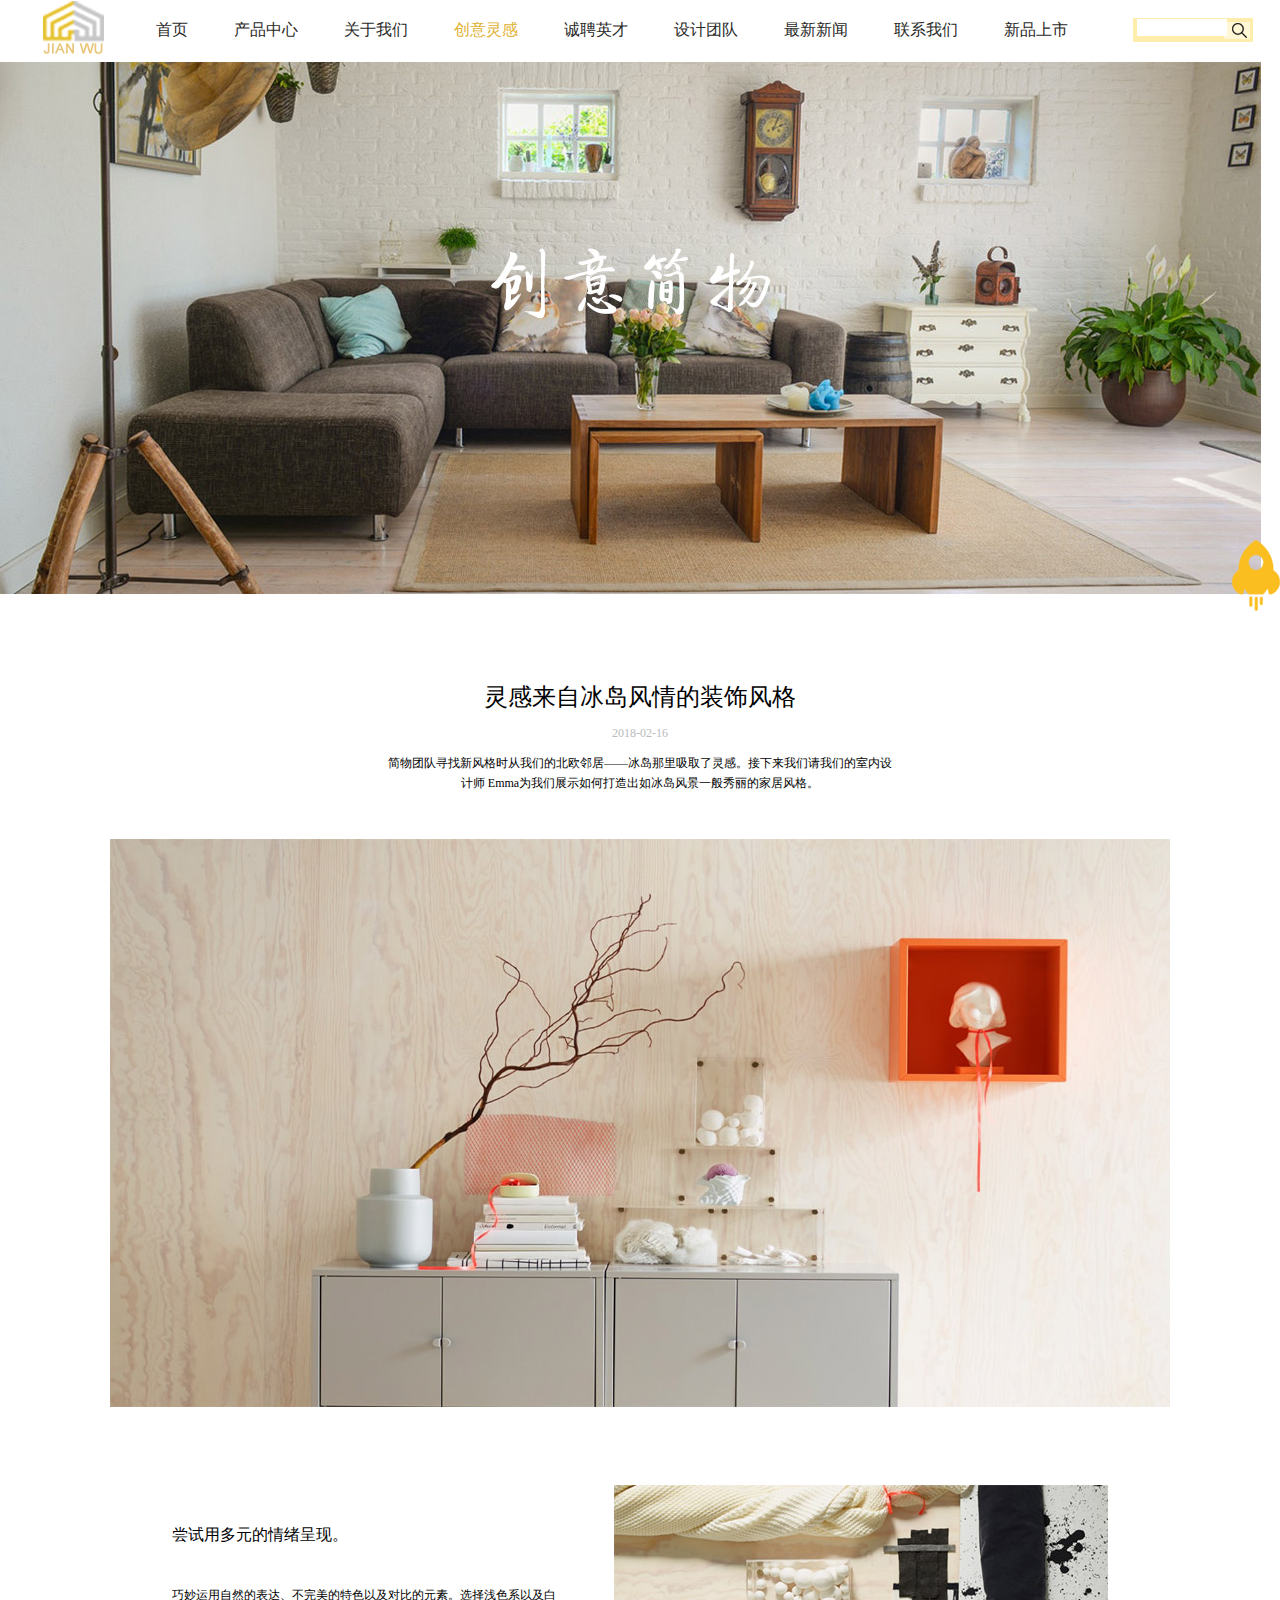
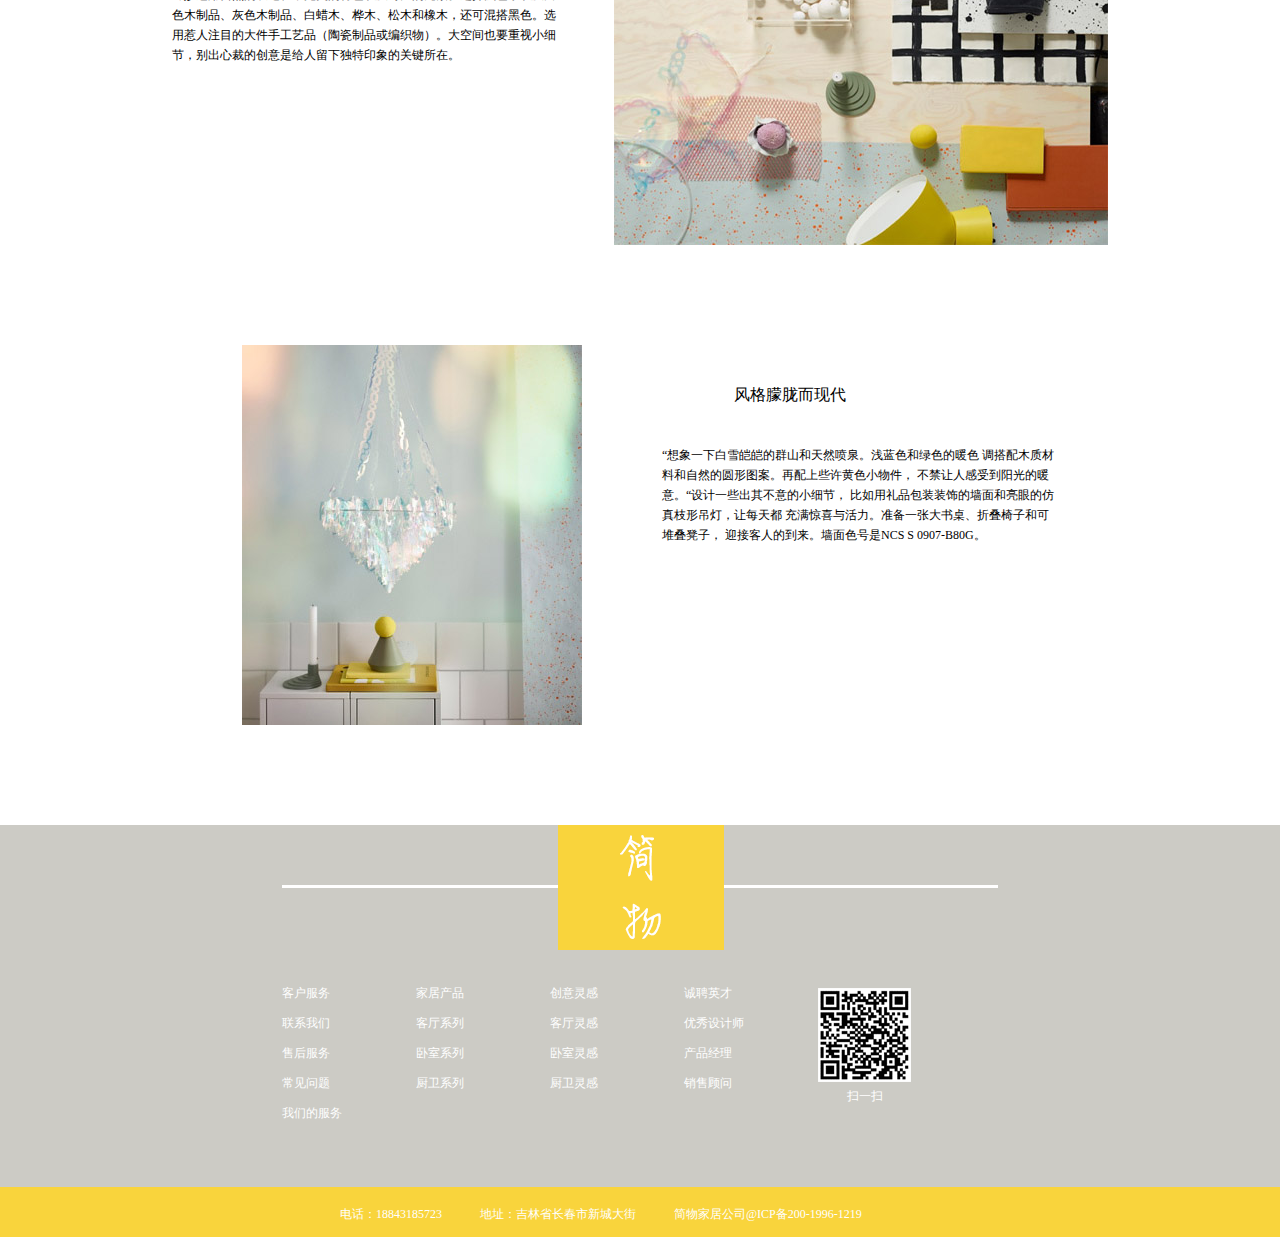
<file: nr.html>
<!doctype html>
<html>
<head>
<meta charset="utf-8">
<title>简物家居-创意内容</title>
<link type="text/css" rel="stylesheet" href="style/style.css">
</head>

<body>
	<div id="wrap">
 		<!--header-->
 		<div id="header">
        	<!--top-->
        	<div id="top">
            	<div class="logo"><a href="index.html"><img src="img/logo.gif" alt="" /></a></div>
                <!--menu-->
                <div class="menu">
                	<ul class="m_ul">
                    	<li><a href="index.html">首页</a></li>
                        <li><a href="pc.html">产品中心</a></li>
                        <li><a href="ab.html">关于我们</a></li>
                        <li><a href="create.html" style="color:#e1b131">创意灵感</a></li>
                        <li><a href="cpyc.html">诚聘英才</a></li>
                        <li><a href="dteam.html">设计团队</a></li>
                        <li><a href="news.html">最新新闻</a></li>
                        <li><a href="contact.html">联系我们</a></li>
                        <li><a href="xpss.html">新品上市</a></li>
                    </ul>
                </div>
                <!-- end menu-->
                <div class="search">
                	<input type="text" id="text">
                </div>
            </div>
            <!--end top-->
            <!--banner-->
            <div id="banner"><img src="img/banner12.jpg" alt="" /></div>
            <!--end banner->
    	</div>
    	<!--end header-->
        <!--content-->
        <div id="content9">
        	<div id="main">
            	<p class="a">灵感来自冰岛风情的装饰风格</p>
                <p class="b">2018-02-16</p>
                <p class="c">简物团队寻找新风格时从我们的北欧邻居——冰岛那里吸取了灵感。接下来我们请我们的室内设计师
							Emma为我们展示如何打造出如冰岛风景一般秀丽的家居风格。
                </p>
                <div class="m"><img src="img/lg.jpg" alt="" /></div>
            </div>
            <div id="main1">
            	<div class="left">
                	<p class="a">尝试用多元的情绪呈现。</p>
                    <p class="b">
                                巧妙运用自然的表达、不完美的特色以及对比的元素。选择浅色系以及白
                                色木制品、灰色木制品、白蜡木、桦木、松木和橡木，还可混搭黑色。选
                                用惹人注目的大件手工艺品（陶瓷制品或编织物）。大空间也要重视小细
                                节，别出心裁的创意是给人留下独特印象的关键所在。 
                    </p>
                </div>
                <div class="right"><img src="img/lg1.jpg" alt="" /></div>
            </div>
            <div id="main2">
            	<div class="left"><img src="img/lg2.jpg" alt="" /></div>
                <div class="right">
                	<p class="a">风格朦胧而现代</p>
                    <p class="b">“想象一下白雪皑皑的群山和天然喷泉。浅蓝色和绿色的暖色
                                    调搭配木质材料和自然的圆形图案。再配上些许黄色小物件，
                                    不禁让人感受到阳光的暖意。“设计一些出其不意的小细节，
                                    比如用礼品包装装饰的墙面和亮眼的仿真枝形吊灯，让每天都
                                    充满惊喜与活力。准备一张大书桌、折叠椅子和可堆叠凳子，
                                    迎接客人的到来。墙面色号是NCS S 0907-B80G。
                    </p>
                </div>
            </div>
        </div>
        <!--end content-->
        <!--footer-->
  	 	<div id="footer">
        	<div class="top">
            	<div class="top1">
                	<div class="rtop"><a href="#top"><img src="img/rtop.png" alt="" /></a></div>
                	<div class="tleft"></div>
                    <div class="tright"></div>
                </div>
                <div class="bot1">
                	<div class="bleft">
                		<ul>
                            <li>客户服务</li>
                            <li>联系我们</li>
                            <li>售后服务</li>
                            <li>常见问题</li>
                            <li>我们的服务</li>
                   		</ul>
                        <ul>
                            <li>家居产品</li>
                            <li>客厅系列</li>
                            <li>卧室系列</li>
                            <li>厨卫系列</li>
                        </ul>
                        <ul>
                            <li>创意灵感</li>
                            <li>客厅灵感</li>
                            <li>卧室灵感</li>
                            <li>厨卫灵感</li>
                        </ul>
                        <ul>
                            <li>诚聘英才</li>
                            <li>优秀设计师</li>
                            <li>产品经理</li>
                            <li>销售顾问</li>
                        </ul>
                    </div>
                    <div class="bright">
                    	<div class="bt">
                   			<img src="img/erwm.gif" alt="" />
                        </div>
                        <a href="#"><p>扫一扫</p></a>
                    </div>
                </div>
            </div>
            <div class="bot">
            	<div class="bbot">
                	<p>电话：18843185723</p>
                    <p>地址：吉林省长春市新城大街</p>
                    <p>简物家居公司@ICP备200-1996-1219</p>
                </div>
            </div>
        </div>
        <!--end footer-->
 </div>
</body>
</html>
</file>
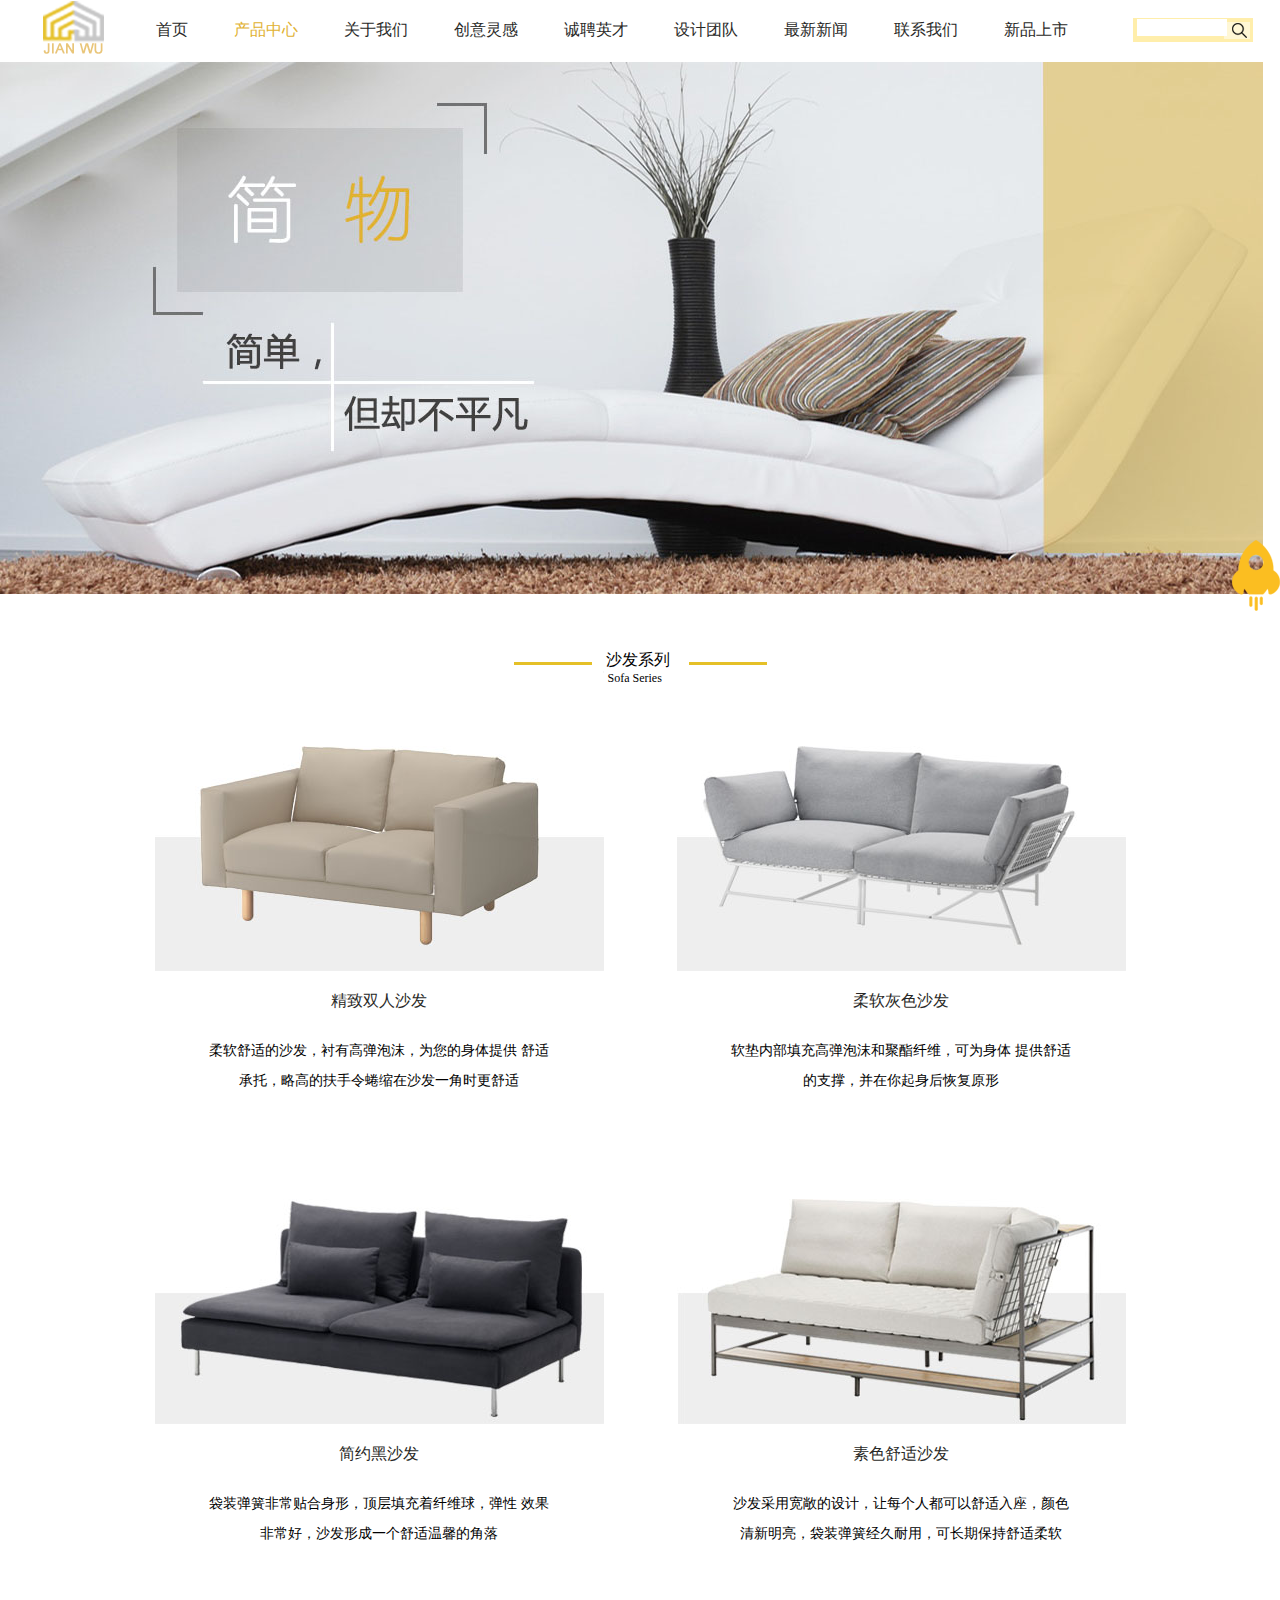
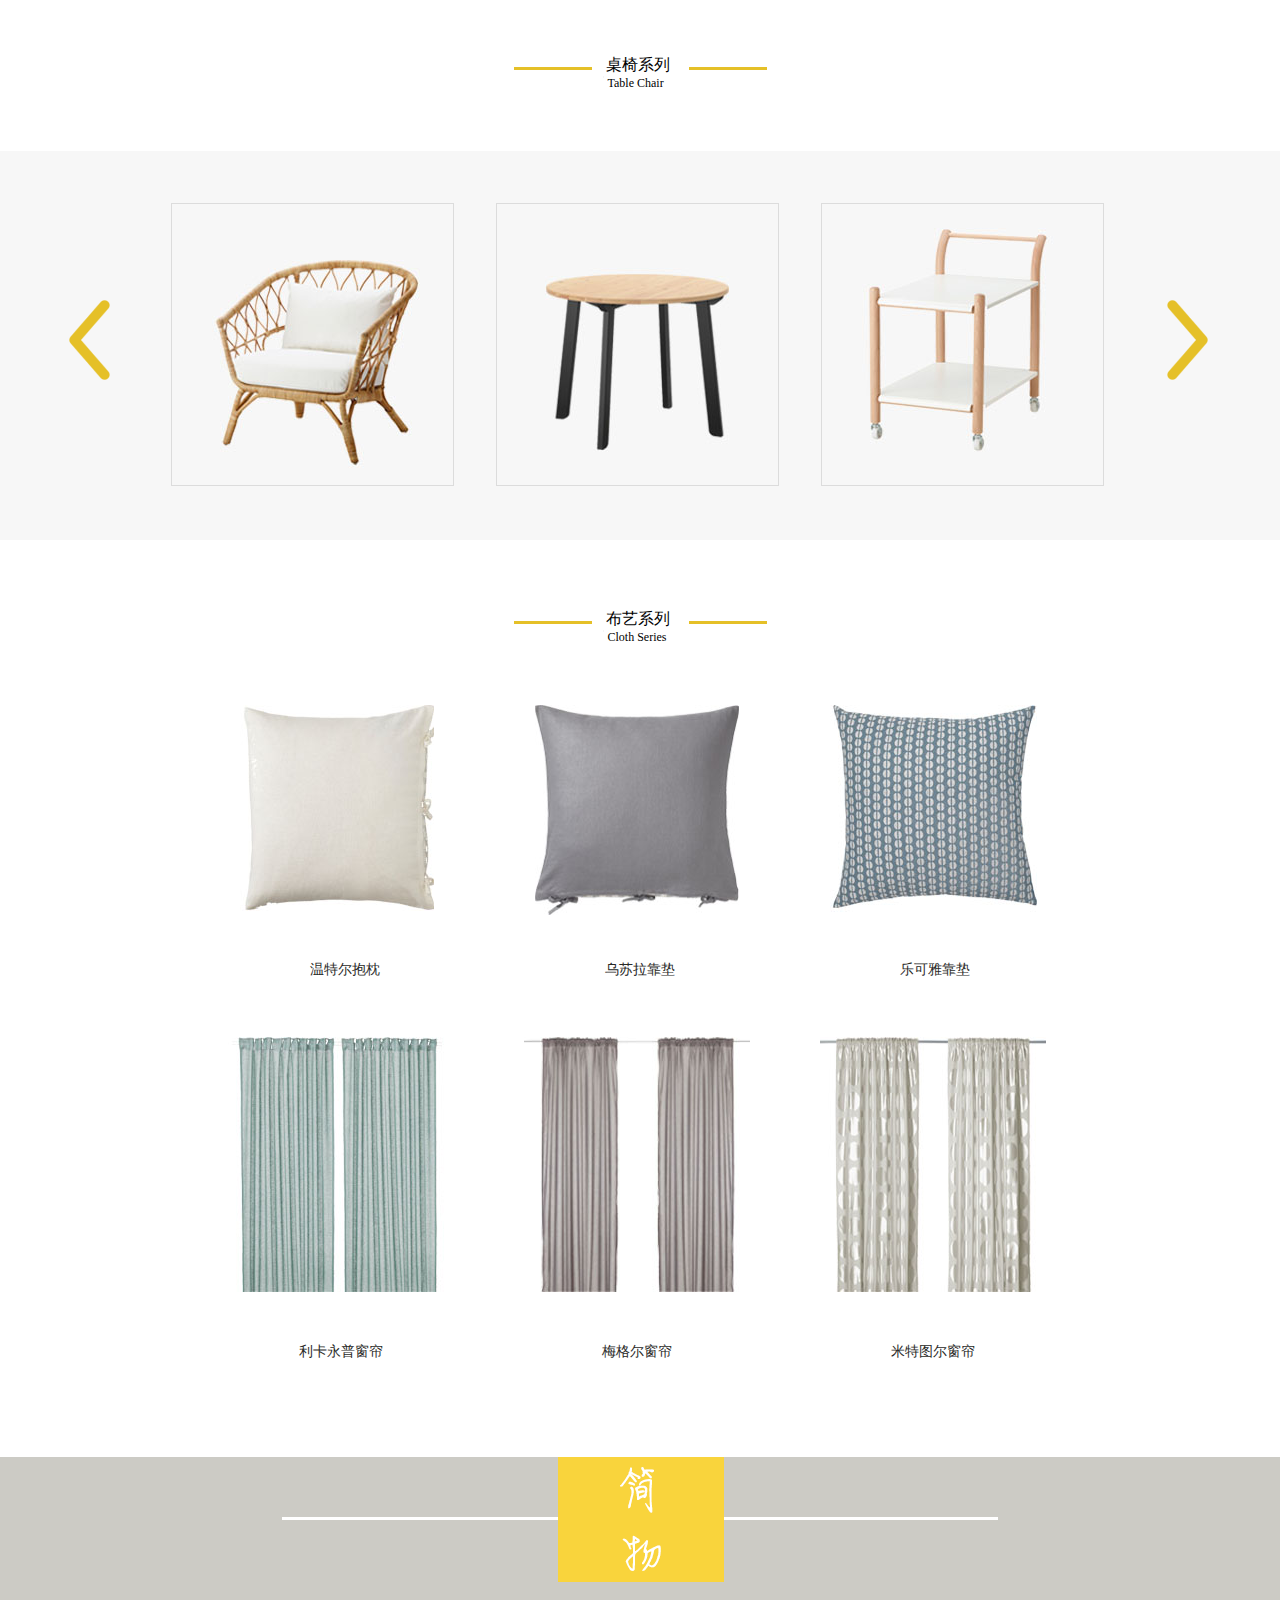
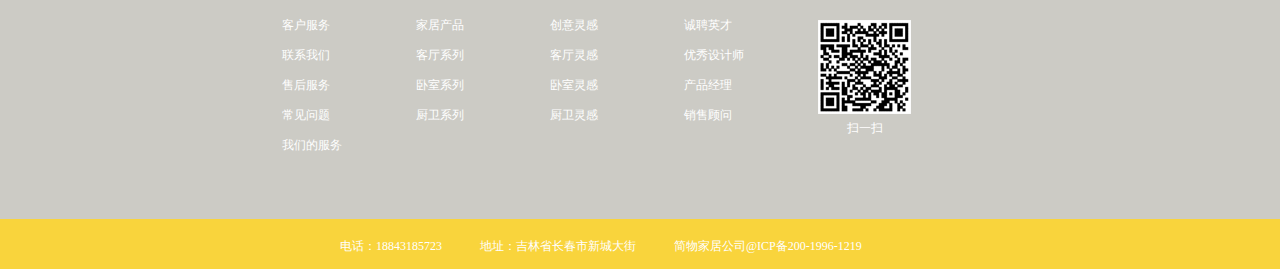
<file: pc.html>
<!doctype html>
<html>
<head>
<meta charset="utf-8">
<title>简物家居-产品中心</title>
<link type="text/css" rel="stylesheet" href="style/style.css">
</head>

<body>
	<div id="wrap">
 		<!--header-->
 		<div id="header">
        	<!--top-->
        	<div id="top">
            	<div class="logo"><img src="img/logo.gif" alt="" /></div>
                <!--menu-->
                <div class="menu">
                	<ul class="m_ul">
                    	<li><a href="index.html">首页</a></li>
                        <li><a href="pc.html" style="color:#e1b131">产品中心</a></li>
                        <li><a href="ab.html">关于我们</a></li>
                        <li><a href="create.html">创意灵感</a></li>
                        <li><a href="cpyc.html">诚聘英才</a></li>
                        <li><a href="dteam.html">设计团队</a></li>
                        <li><a href="news.html">最新新闻</a></li>
                        <li><a href="contact.html">联系我们</a></li>
                        <li><a href="xpss.html">新品上市</a></li>
                    </ul>
                </div>
                <!-- end menu-->
                <div class="search">
                	<input type="text" id="text">
                </div>
            </div>
            <!--end top-->
            <!--banner-->
            <div id="banner"><img src="img/banner2.jpg" alt="" /></div>
            <!--end banner->
    	</div>
    	<!--end header-->
        <!--content-->
        <div id="content2">
        	<div class="title">沙发系列
            	<div class="title1">Sofa Series</div>
            </div>
            <div id="main" class="mt">
            	<dl>
                	<dt><img src="img/p1.jpg" alt="" /></dt>
                    <dd class="a"><a href="cpnr.html">精致双人沙发</a></dd>
                    <dd class="b">柔软舒适的沙发，衬有高弹泡沫，为您的身体提供
舒适承托，略高的扶手令蜷缩在沙发一角时更舒适</dd>
                </dl>
                <dl class="mr">
                	<dt><img src="img/p2.jpg" alt="" /></dt>
                    <dd class="a"><a href="cpnr.html">柔软灰色沙发</a></dd>
                    <dd class="b">软垫内部填充高弹泡沫和聚酯纤维，可为身体
提供舒适的支撑，并在你起身后恢复原形</dd>
                </dl>
                <dl>
                	<dt><img src="img/p3.jpg" alt="" /></dt>
                    <dd class="a"><a href="cpnr.html">简约黑沙发</a></dd>
                    <dd class="b">袋装弹簧非常贴合身形，顶层填充着纤维球，弹性
效果非常好，沙发形成一个舒适温馨的角落</dd>
                </dl>
                <dl class="mr">
                	<dt><img src="img/p4.jpg" alt="" /></dt>
                    <dd class="a"><a href="cpnr.html">素色舒适沙发</a></dd>
                    <dd class="b">沙发采用宽敞的设计，让每个人都可以舒适入座，颜色
清新明亮，袋装弹簧经久耐用，可长期保持舒适柔软</dd>
                </dl>
            </div>
            <div class="title">桌椅系列
            	<div class="title1">Table Chair</div>
            </div>
            <div id="main1" class="mt">
  				<ul>
                	<li class="bt"><a href="#"><img src="img/butt.gif" alt="" /></a></li>
                    <li class="chair"><a href="#"><img src="img/chair.jpg" alt="" /></a></li>
                    <li class="chair"><a href="#"><img src="img/chaira.jpg" alt="" /></a></li>
                    <li class="chair"><a href="#"><img src="img/chair1.jpg" alt="" /></a></li>
                    <li class="bt mr"><a href="#"><img src="img/butt1.gif" alt="" /></a></li>
                </ul>
            </div>
            <div class="title">布艺系列
            	<div class="title1">Cloth Series</div>
            </div>
            <div id="main2" class="mt">
            	<div class="m1">
                	<dl>
                    	<dt><img src="img/it.jpg" alt="" class="img"/></dt>
                        <dd><a href="cpnr.html">温特尔抱枕</a></dd>
                    </dl>
                    <dl>
                    	<dt><img src="img/it1.jpg" alt="" class="img"/></dt>
                        <dd><a href="cpnr.html">乌苏拉靠垫</a></dd>
                    </dl>
                    <dl class="mr">
                    	<dt><img src="img/it2.jpg" alt="" class="img"/></dt>
                        <dd><a href="cpnr.html">乐可雅靠垫</a></dd>
                    </dl>
                </div>
                <div class="m2">
                	<dl>
                    	<dt><img src="img/cl.jpg" alt="" class="img"/></dt>
                        <dd><a href="cpnr.html">利卡永普窗帘</a></dd>
                    </dl>
                    <dl>
                    	<dt><img src="img/cl1.jpg" alt="" class="img"/></dt>
                        <dd><a href="cpnr.html">梅格尔窗帘</a></dd>
                    </dl>
                    <dl class="mr">
                    	<dt><img src="img/cl2.jpg" alt="" class="img"/></dt>
                        <dd><a href="cpnr.html">米特图尔窗帘</a></dd>
                    </dl>
                </div>
            </div>
        </div>
        <!--end content-->
        <!--footer-->
  	 	<div id="footer">
        	<div class="top">
            	<div class="top1">
                	<div class="rtop"><a href="#top"><img src="img/rtop.png" alt="" /></a></div>
                	<div class="tleft"></div>
                    <div class="tright"></div>
                </div>
                <div class="bot1">
                	<div class="bleft">
                		<ul>
                            <li>客户服务</li>
                            <li>联系我们</li>
                            <li>售后服务</li>
                            <li>常见问题</li>
                            <li>我们的服务</li>
                   		</ul>
                        <ul>
                            <li>家居产品</li>
                            <li>客厅系列</li>
                            <li>卧室系列</li>
                            <li>厨卫系列</li>
                        </ul>
                        <ul>
                            <li>创意灵感</li>
                            <li>客厅灵感</li>
                            <li>卧室灵感</li>
                            <li>厨卫灵感</li>
                        </ul>
                        <ul>
                            <li>诚聘英才</li>
                            <li>优秀设计师</li>
                            <li>产品经理</li>
                            <li>销售顾问</li>
                        </ul>
                    </div>
                    <div class="bright">
                    	<div class="bt">
                   			<img src="img/erwm.gif" alt="" />
                        </div>
                        <a href="#"><p>扫一扫</p></a>
                    </div>
                </div>
            </div>
            <div class="bot">
            	<div class="bbot">
                	<p>电话：18843185723</p>
                    <p>地址：吉林省长春市新城大街</p>
                    <p>简物家居公司@ICP备200-1996-1219</p>
                </div>
            </div>
        </div>
        <!--end footer-->
 </div>
</body>
</html>
</file>
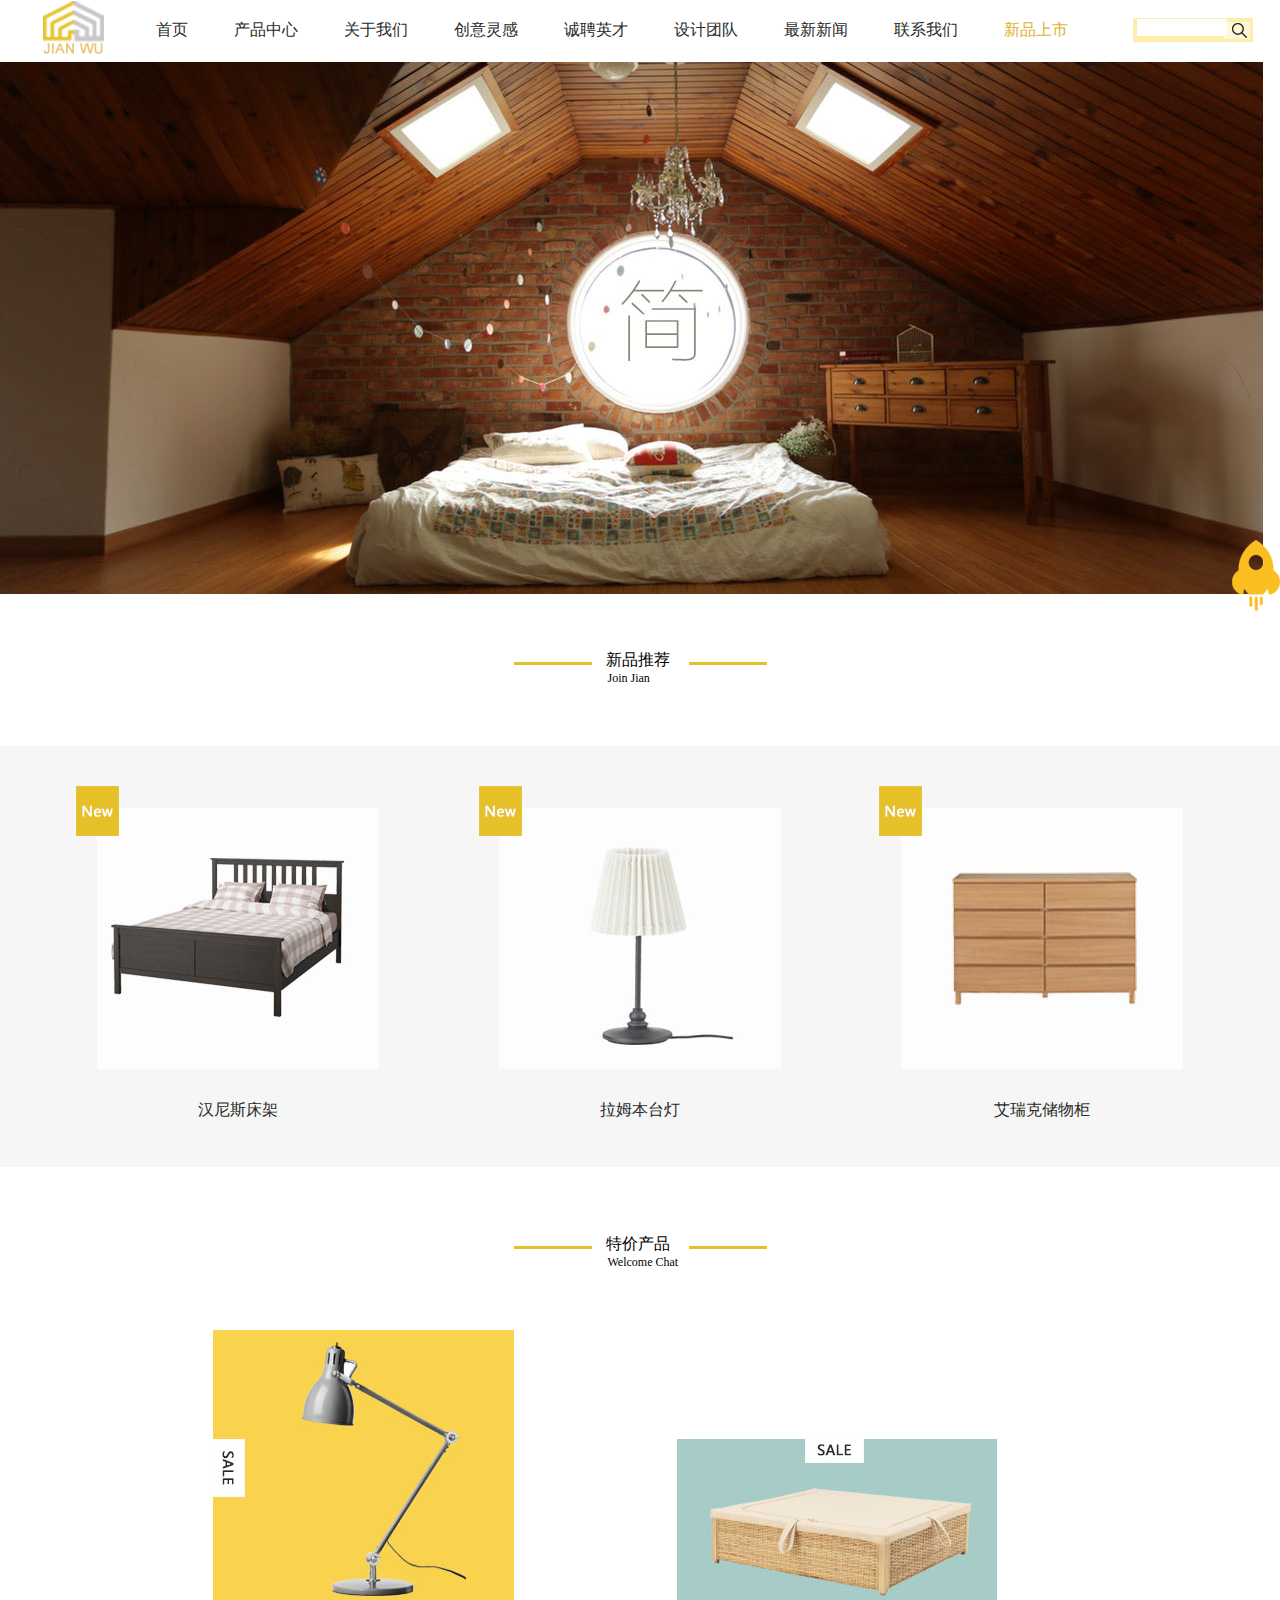
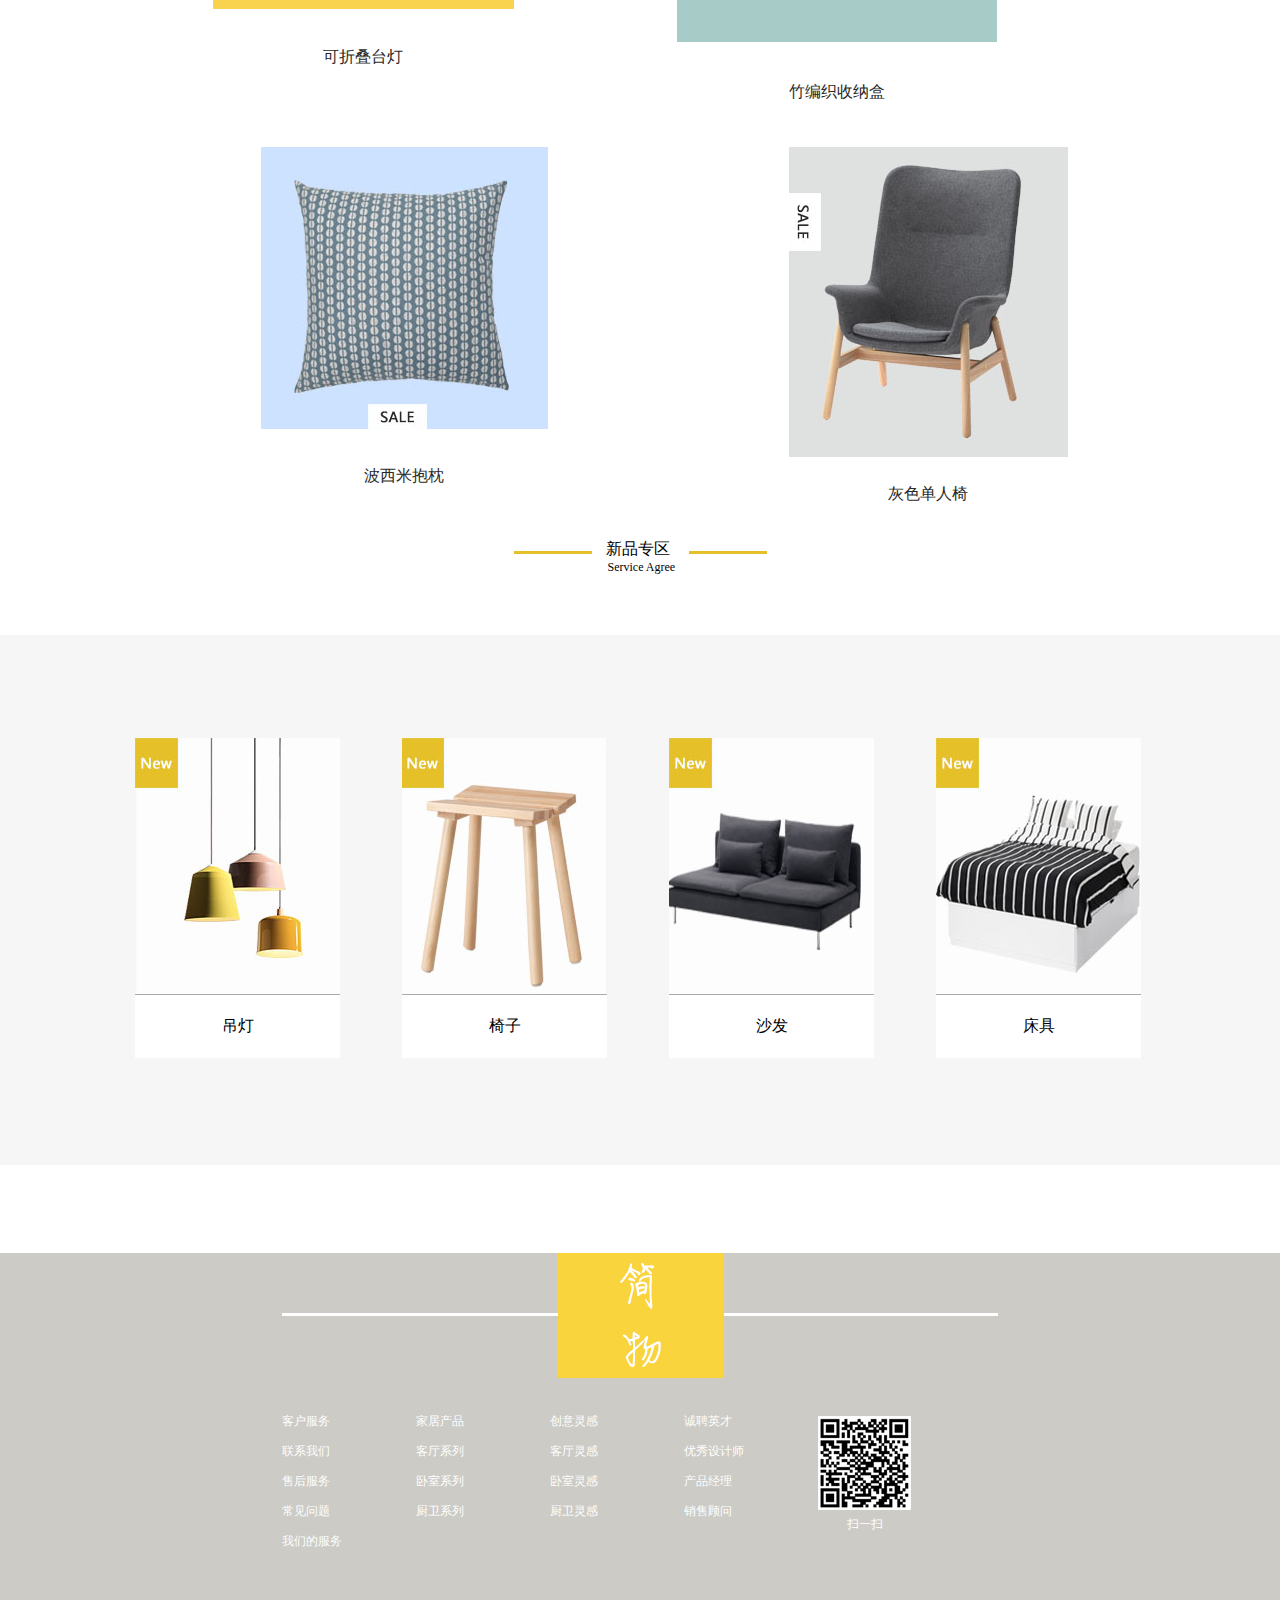
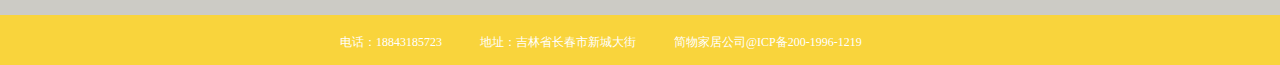
<file: xpss.html>
<!doctype html>
<html>
<head>
<meta charset="utf-8">
<title>简物家居-新品上市</title>
<link type="text/css" rel="stylesheet" href="style/style.css">
</head>

<body>
	<div id="wrap">
 		<!--header-->
 				<div id="header">
        	<!--top-->
        	<div id="top">
            	<div class="logo"><a href="index.html"><img src="img/logo.gif" alt="" /></a></div>
                <!--menu-->
                <div class="menu">
                	<ul class="m_ul">
                    	<li><a href="index.html">首页</a></li>
                        <li><a href="pc.html">产品中心</a></li>
                        <li><a href="ab.html">关于我们</a></li>
                        <li><a href="create.html">创意灵感</a></li>
                        <li><a href="cpyc.html">诚聘英才</a></li>
                        <li><a href="dteam.html">设计团队</a></li>
                        <li><a href="news.html">最新新闻</a></li>
                        <li><a href="contact.html">联系我们</a></li>
                        <li><a href="xpss.html" style="color:#e1b131">新品上市</a></li>
                    </ul>
                </div>
                <!-- end menu-->
                <div class="search">
                	<input type="text" id="text">
                </div>
            </div>
            <!--end top-->
            <!--banner-->
            <div id="banner"><img src="img/banner10.jpg" alt="" /></div>
            <!--end banner->
    	</div>
    	<!--end header-->
        <!--content-->
        <div id="content8">
        	<div class="title">新品推荐
            	<div class="title1">Join Jian</div>
            </div>
            <div id="main" class="mt">
            	<div class="m1">
                	<dl>
                    	<dt><img src="img/tj.jpg" alt="" /></dt>
                        <dd><a href="cpnr.html">汉尼斯床架</a></dd>
                    </dl>
                    <dl>
                    	<dt><img src="img/tj1.jpg" alt="" /></dt>
                        <dd><a href="cpnr.html">拉姆本台灯</a></dd>
                    </dl>
                    <dl class="mr">
                    	<dt><img src="img/tj2.jpg" alt="" /></dt>
                        <dd><a href="cpnr.html">艾瑞克储物柜</a></dd>
                    </dl>
                </div>
                <img src="img/new.gif" alt="" class="bg">
                <img src="img/new.gif" alt="" class="bg1">
                <img src="img/new.gif" alt="" class="bg2">
            </div>
            <div class="title">特价产品
            	<div class="title1">Welcome Chat</div>
            </div>
            <div id="main1" class="mt">
            	<dl class="m1">
                	<dt><img src="img/sale.jpg" alt="" /></dt>
                    <dd><a href="cpnr.html">可折叠台灯</a></dd>
                </dl>
                <dl class="m2">
                	<dt><img src="img/sale1.jpg" alt="" /></dt>
                    <dd><a href="cpnr.html">竹编织收纳盒</a></dd>
                </dl>
                <dl class="m3">
                	<dt><img src="img/sale2.jpg" alt="" /></dt>
                    <dd><a href="cpnr.html">波西米抱枕</a></dd>
                </dl>
                <dl class="m4">
                	<dt><img src="img/sale3.jpg" alt="" /></dt>
                    <dd><a href="cpnr.html">灰色单人椅</a></dd>
                </dl>
            </div>
            <div class="title">新品专区
            	<div class="title1">Service Agree</div>
            </div>
            <div id="main2" class="mt">
            	<div class="m1">
                    <dl>
                        <dt><img src="img/zq.jpg" alt="" /></dt>
                        <dd>吊灯</dd>
                    </dl>
                    <dl>
                        <dt><img src="img/zq1.jpg" alt="" /></dt>
                        <dd>椅子</dd>
                    </dl>
                    <dl>
                        <dt><img src="img/zq2.jpg" alt="" /></dt>
                        <dd>沙发</dd>
                    </dl>
                    <dl class="mr">
                        <dt><img src="img/zq3.jpg" alt="" /></dt>
                        <dd>床具</dd>
                    </dl>
                 </div> 
            </div>
        </div>
        <!--end content-->
        <!--footer-->
  	 	<div id="footer">
        	<div class="top">
            	<div class="top1">
                	<div class="rtop"><a href="#top"><img src="img/rtop.png" alt="" /></a></div>
                	<div class="tleft"></div>
                    <div class="tright"></div>
                </div>
                <div class="bot1">
                	<div class="bleft">
                		<ul>
                            <li>客户服务</li>
                            <li>联系我们</li>
                            <li>售后服务</li>
                            <li>常见问题</li>
                            <li>我们的服务</li>
                   		</ul>
                        <ul>
                            <li>家居产品</li>
                            <li>客厅系列</li>
                            <li>卧室系列</li>
                            <li>厨卫系列</li>
                        </ul>
                        <ul>
                            <li>创意灵感</li>
                            <li>客厅灵感</li>
                            <li>卧室灵感</li>
                            <li>厨卫灵感</li>
                        </ul>
                        <ul>
                            <li>诚聘英才</li>
                            <li>优秀设计师</li>
                            <li>产品经理</li>
                            <li>销售顾问</li>
                        </ul>
                    </div>
                    <div class="bright">
                    	<div class="bt">
                   			<img src="img/erwm.gif" alt="" />
                        </div>
                        <a href="#"><p>扫一扫</p></a>
                    </div>
                </div>
            </div>
            <div class="bot">
            	<div class="bbot">
                	<p>电话：18843185723</p>
                    <p>地址：吉林省长春市新城大街</p>
                    <p>简物家居公司@ICP备200-1996-1219</p>
                </div>
            </div>
        </div>
        <!--end footer-->
 </div>
</body>
</html>
</file>
<file: style/style.css>
@charset "utf-8";
/* CSS Document */
@import url("public.css");
@import url("main.css");
</file>
